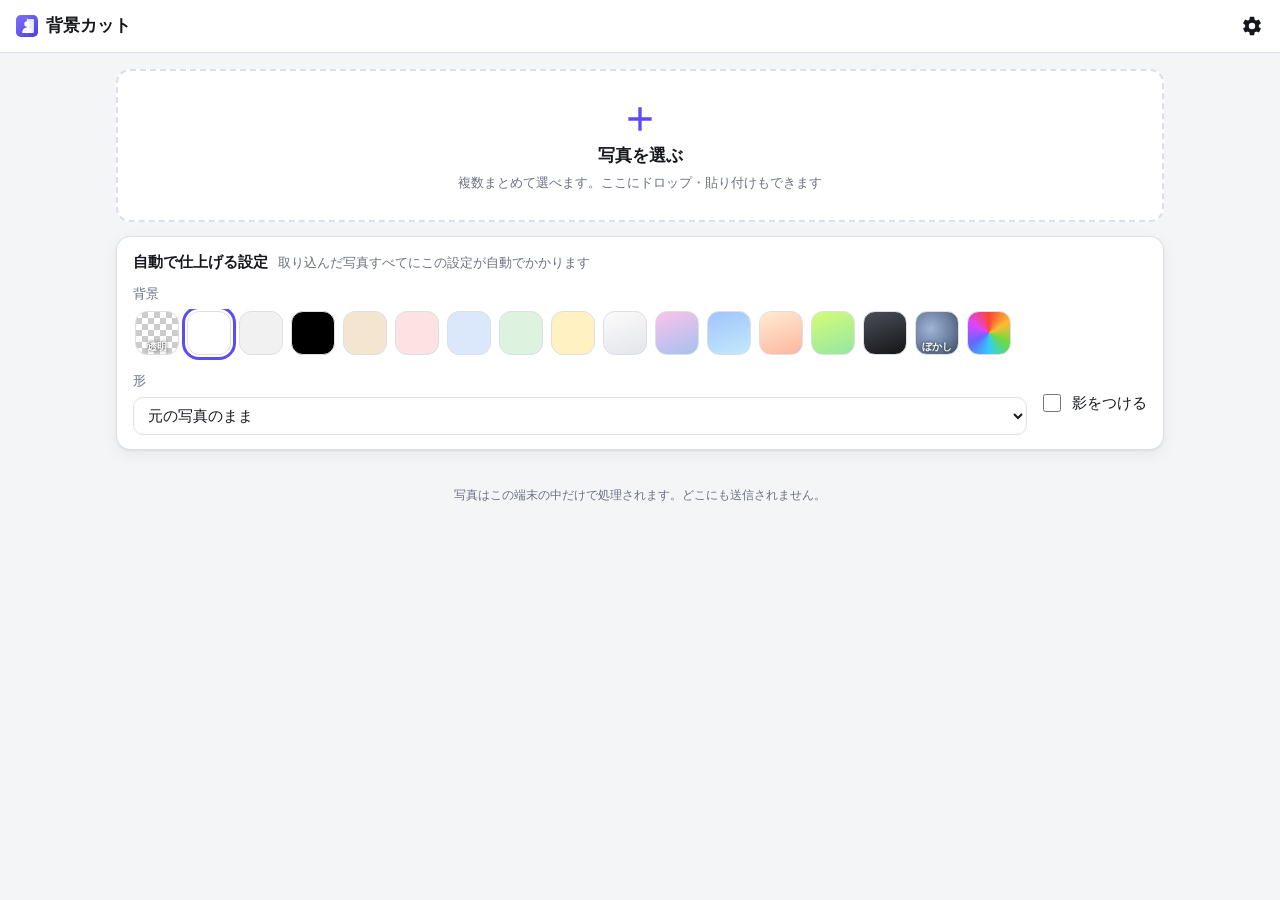
<file: bgcut/index.html>
<!doctype html>
<html lang="ja">
<head>
<meta charset="utf-8">
<meta name="viewport" content="width=device-width, initial-scale=1, viewport-fit=cover">
<title>背景カット</title>
<meta name="description" content="写真の背景を自動で消して、好きな背景に差し替えるアプリ。処理は端末内で完結します。">
<meta name="theme-color" content="#14161a">
<link rel="manifest" href="manifest.webmanifest">
<link rel="icon" href="icon.svg" type="image/svg+xml">
<link rel="apple-touch-icon" href="icon.svg">
<link rel="stylesheet" href="style.css">
</head>
<body>

<header class="topbar">
  <div class="bar" id="homeBar">
    <h1><img src="icon.svg" alt="" width="22" height="22"> 背景カット</h1>
    <span class="spacer"></span>
    <button class="icon-btn" id="btnSettings" title="設定" aria-label="設定">
      <svg viewBox="0 0 24 24"><path d="M12 15.5a3.5 3.5 0 1 1 0-7 3.5 3.5 0 0 1 0 7Zm7.43-2.53c.04-.32.07-.64.07-.97s-.03-.66-.07-1l2.11-1.63a.5.5 0 0 0 .12-.64l-2-3.46a.5.5 0 0 0-.61-.22l-2.49 1a7.3 7.3 0 0 0-1.69-.98l-.38-2.65A.49.49 0 0 0 14 2h-4a.49.49 0 0 0-.49.42l-.38 2.65c-.61.25-1.17.58-1.69.98l-2.49-1a.5.5 0 0 0-.61.22l-2 3.46a.49.49 0 0 0 .12.64L4.57 11c-.04.34-.07.67-.07 1s.03.65.07.97l-2.11 1.66a.49.49 0 0 0-.12.64l2 3.46c.12.22.39.3.61.22l2.49-1.01c.52.4 1.08.73 1.69.98l.38 2.65c.03.24.24.42.49.42h4c.25 0 .46-.18.49-.42l.38-2.65c.61-.25 1.17-.58 1.69-.98l2.49 1.01c.22.08.49 0 .61-.22l2-3.46a.5.5 0 0 0-.12-.64l-2.11-1.66Z"/></svg>
    </button>
  </div>
  <div class="bar" id="editBar" hidden>
    <button class="icon-btn" id="btnBack" title="一覧へ戻る" aria-label="一覧へ戻る">
      <svg viewBox="0 0 24 24"><path d="M15.4 7.4 14 6l-6 6 6 6 1.4-1.4L10.8 12z"/></svg>
    </button>
    <span class="edit-title" id="editTitle"></span>
    <span class="spacer"></span>
    <button class="icon-btn" id="btnUndo" title="元に戻す (Ctrl+Z)" aria-label="元に戻す">
      <svg viewBox="0 0 24 24"><path d="M12.5 8c-2.65 0-5.05 1-6.9 2.6L2 7v9h9l-3.62-3.62A7.95 7.95 0 0 1 20.1 16l2.37-.78A10.5 10.5 0 0 0 12.5 8Z"/></svg>
    </button>
    <button class="icon-btn" id="btnRedo" title="やり直す (Ctrl+Shift+Z)" aria-label="やり直す">
      <svg viewBox="0 0 24 24"><path d="M18.4 10.6A10.46 10.46 0 0 0 1.53 15.22L3.9 16a7.95 7.95 0 0 1 12.72-3.62L13 16h9V7l-3.6 3.6Z"/></svg>
    </button>
    <button class="icon-btn" id="btnCompare" title="押している間だけ元の写真を表示" aria-label="元の写真と比較">
      <svg viewBox="0 0 24 24"><path d="M10 3H5a2 2 0 0 0-2 2v14a2 2 0 0 0 2 2h5v2h2V1h-2v2Zm0 15H5l5-6v6Zm9-15h-5v2h5v13l-5-6v9h5a2 2 0 0 0 2-2V5a2 2 0 0 0-2-2Z"/></svg>
    </button>
    <button class="btn primary" id="btnExport">保存</button>
  </div>
</header>

<main>
  <!-- 一覧（取り込みと全自動処理） -->
  <section id="home" class="home">
    <label class="drop" id="drop">
      <input type="file" id="fileInput" accept="image/*" multiple hidden>
      <svg viewBox="0 0 24 24" aria-hidden="true"><path d="M19 13h-6v6h-2v-6H5v-2h6V5h2v6h6z"/></svg>
      <strong>写真を選ぶ</strong>
      <span>複数まとめて選べます。ここにドロップ・貼り付けもできます</span>
    </label>

    <div class="auto card">
      <div class="auto-head">
        <strong>自動で仕上げる設定</strong>
        <span class="muted">取り込んだ写真すべてにこの設定が自動でかかります</span>
      </div>
      <div class="field">
        <span class="label">背景</span>
        <div class="swatches" id="tplSwatches"></div>
      </div>
      <div class="field-row">
        <label class="field">
          <span class="label">形</span>
          <select id="tplAspect"></select>
        </label>
        <label class="toggle">
          <input type="checkbox" id="tplShadow">
          <span>影をつける</span>
        </label>
      </div>
    </div>

    <div class="model-status" id="modelStatus" hidden></div>

    <div class="grid-head" id="gridHead" hidden>
      <strong id="gridCount"></strong>
      <span class="spacer"></span>
      <button class="btn" id="btnExportAll">すべて保存 (ZIP)</button>
      <button class="btn ghost danger" id="btnClearAll">全部削除</button>
    </div>
    <div class="grid" id="grid"></div>
    <p class="privacy muted">写真はこの端末の中だけで処理されます。どこにも送信されません。</p>
  </section>

  <!-- 編集画面 -->
  <section id="editor" class="editor" hidden>
    <div class="stage" id="stage">
      <canvas id="view"></canvas>
      <div class="stage-hint" id="stageHint"></div>
      <div class="zoom-ctl">
        <button class="icon-btn small" id="btnFit" title="全体を表示" aria-label="全体を表示">
          <svg viewBox="0 0 24 24"><path d="M3 5v4h2V5h4V3H5a2 2 0 0 0-2 2Zm2 10H3v4a2 2 0 0 0 2 2h4v-2H5v-4Zm14 4h-4v2h4a2 2 0 0 0 2-2v-4h-2v4Zm0-16h-4v2h4v4h2V5a2 2 0 0 0-2-2Z"/></svg>
        </button>
      </div>
    </div>

    <div class="tools">
      <nav class="tabs" role="tablist">
        <button role="tab" data-tab="bg" class="active">背景</button>
        <button role="tab" data-tab="fix">切り抜き修整</button>
        <button role="tab" data-tab="edge">境界</button>
        <button role="tab" data-tab="layout">配置</button>
      </nav>

      <div class="panel" data-panel="bg">
        <div class="swatches" id="bgSwatches"></div>
        <label class="field" id="blurField" hidden>
          <span class="label">ぼかしの強さ</span>
          <input type="range" id="optBlur" min="6" max="80" value="24">
        </label>
        <div class="field-row">
          <label class="toggle"><input type="checkbox" id="optShadow"><span>影をつける</span></label>
          <span class="spacer"></span>
          <button class="btn ghost" id="btnApplyBgAll">この背景を全部に適用</button>
        </div>
      </div>

      <div class="panel" data-panel="fix" hidden>
        <div class="seg" role="radiogroup">
          <button data-mode="erase" class="active">
            <svg viewBox="0 0 24 24"><path d="m16.24 3.56 4.95 4.94a2 2 0 0 1 0 2.83L12 20.53A5 5 0 0 1 8.46 22H3v-2h3.59L2.81 16.2a2 2 0 0 1 0-2.82L13.4 3.56a2 2 0 0 1 2.83 0ZM4.22 14.8l5.66 5.66 3.53-3.54-5.65-5.65-3.54 3.53Z"/></svg>
            消す
          </button>
          <button data-mode="restore">
            <svg viewBox="0 0 24 24"><path d="M7 14a3 3 0 0 0-3 3c0 1.31-1.16 2-2 2 .92 1.22 2.49 2 4 2a4 4 0 0 0 4-4 3 3 0 0 0-3-3Zm13.71-9.37-1.34-1.34a1 1 0 0 0-1.41 0L9 12.25 11.75 15l8.96-8.96a1 1 0 0 0 0-1.41Z"/></svg>
            戻す
          </button>
          <button data-mode="pan">
            <svg viewBox="0 0 24 24"><path d="M10 9h4V6h3l-5-5-5 5h3v3Zm-1 1H6V7l-5 5 5 5v-3h3v-4Zm14 2-5-5v3h-3v4h3v3l5-5Zm-9 3h-4v3H7l5 5 5-5h-3v-3Z"/></svg>
            移動
          </button>
        </div>
        <label class="field">
          <span class="label">ブラシの大きさ <output id="brushSizeOut"></output></span>
          <input type="range" id="brushSize" min="6" max="160" value="40">
        </label>
        <label class="field">
          <span class="label">ブラシの硬さ <output id="brushHardOut"></output></span>
          <input type="range" id="brushHard" min="0" max="100" value="60">
        </label>
        <div class="field-row">
          <label class="toggle"><input type="checkbox" id="optGhost" checked><span>消えた部分を薄く表示</span></label>
          <span class="spacer"></span>
          <button class="btn ghost" id="btnResetMask">自動の結果に戻す</button>
        </div>
      </div>

      <div class="panel" data-panel="edge" hidden>
        <label class="field">
          <span class="label">境界を広げる / 狭める <output id="edgeShiftOut"></output></span>
          <input type="range" id="edgeShift" min="-12" max="12" value="0">
        </label>
        <label class="field">
          <span class="label">境界のぼかし <output id="edgeFeatherOut"></output></span>
          <input type="range" id="edgeFeather" min="0" max="20" value="0">
        </label>
        <p class="muted small">縁に元の背景が残るときは「狭める」、被写体が削れているときは「広げる」へ。</p>
      </div>

      <div class="panel" data-panel="layout" hidden>
        <div class="chips" id="aspectChips"></div>
        <label class="field">
          <span class="label">余白 <output id="marginOut"></output></span>
          <input type="range" id="optMargin" min="0" max="40" value="8">
        </label>
        <div class="field-row">
          <span class="muted small">写真をドラッグで移動、ピンチで拡大縮小</span>
          <span class="spacer"></span>
          <button class="btn ghost" id="btnRecenter">中央に配置し直す</button>
        </div>
      </div>
    </div>
  </section>
</main>

<input type="file" id="bgFileInput" accept="image/*" hidden>
<input type="file" id="modelFileInput" accept=".onnx" hidden>

<dialog id="exportDlg" class="sheet">
  <form method="dialog">
    <h2>保存</h2>
    <div class="seg" id="fmtSeg">
      <button type="button" data-fmt="png" class="active">PNG（透明を保持）</button>
      <button type="button" data-fmt="jpeg">JPEG（軽い）</button>
    </div>
    <p class="muted small" id="exportInfo"></p>
    <div class="actions">
      <button type="button" class="btn" id="btnShare" hidden>共有…</button>
      <button type="button" class="btn primary" id="btnDownload">端末に保存</button>
      <button class="btn ghost" value="cancel">閉じる</button>
    </div>
  </form>
</dialog>

<dialog id="settingsDlg" class="sheet">
  <form method="dialog">
    <h2>設定</h2>
    <label class="field">
      <span class="label">背景削除モデル</span>
      <select id="setModel"></select>
    </label>
    <div id="customModel" hidden>
      <label class="field"><span class="label">モデルの URL（.onnx）</span><input type="url" id="setModelUrl" placeholder="https://…/model.onnx"></label>
      <div class="field-row">
        <label class="field"><span class="label">入力サイズ</span><input type="number" id="setModelSize" min="64" max="2048" step="32" value="1024"></label>
        <label class="field"><span class="label">前処理</span>
          <select id="setModelNorm">
            <option value="rmbg">RMBG（平均0.5）</option>
            <option value="isnet">ISNet（ImageNet平均）</option>
            <option value="imagenet">U²-Net など（ImageNet）</option>
          </select>
        </label>
      </div>
    </div>
    <div id="fileModel" hidden>
      <div class="field-row">
        <span class="muted small" id="fileModelName">未選択</span>
        <span class="spacer"></span>
        <button type="button" class="btn" id="btnPickModel">.onnx を選ぶ</button>
      </div>
    </div>
    <label class="field">
      <span class="label">処理する解像度（長辺）</span>
      <select id="setMaxSide">
        <option value="1536">1536px（軽い）</option>
        <option value="2048">2048px（標準）</option>
        <option value="3072">3072px</option>
        <option value="4096">4096px（重い）</option>
      </select>
    </label>
    <label class="toggle"><input type="checkbox" id="setGuided"><span>髪の毛など細かい境界を精密化する</span></label>
    <p class="muted small" id="settingsInfo"></p>
    <div class="actions">
      <button type="button" class="btn ghost danger" id="btnClearCache">モデルのキャッシュを削除</button>
      <span class="spacer"></span>
      <button class="btn primary" value="ok">閉じる</button>
    </div>
  </form>
</dialog>

<div class="toast" id="toast" role="status" aria-live="polite"></div>

<script type="module" src="app.js"></script>
</body>
</html>
</file>
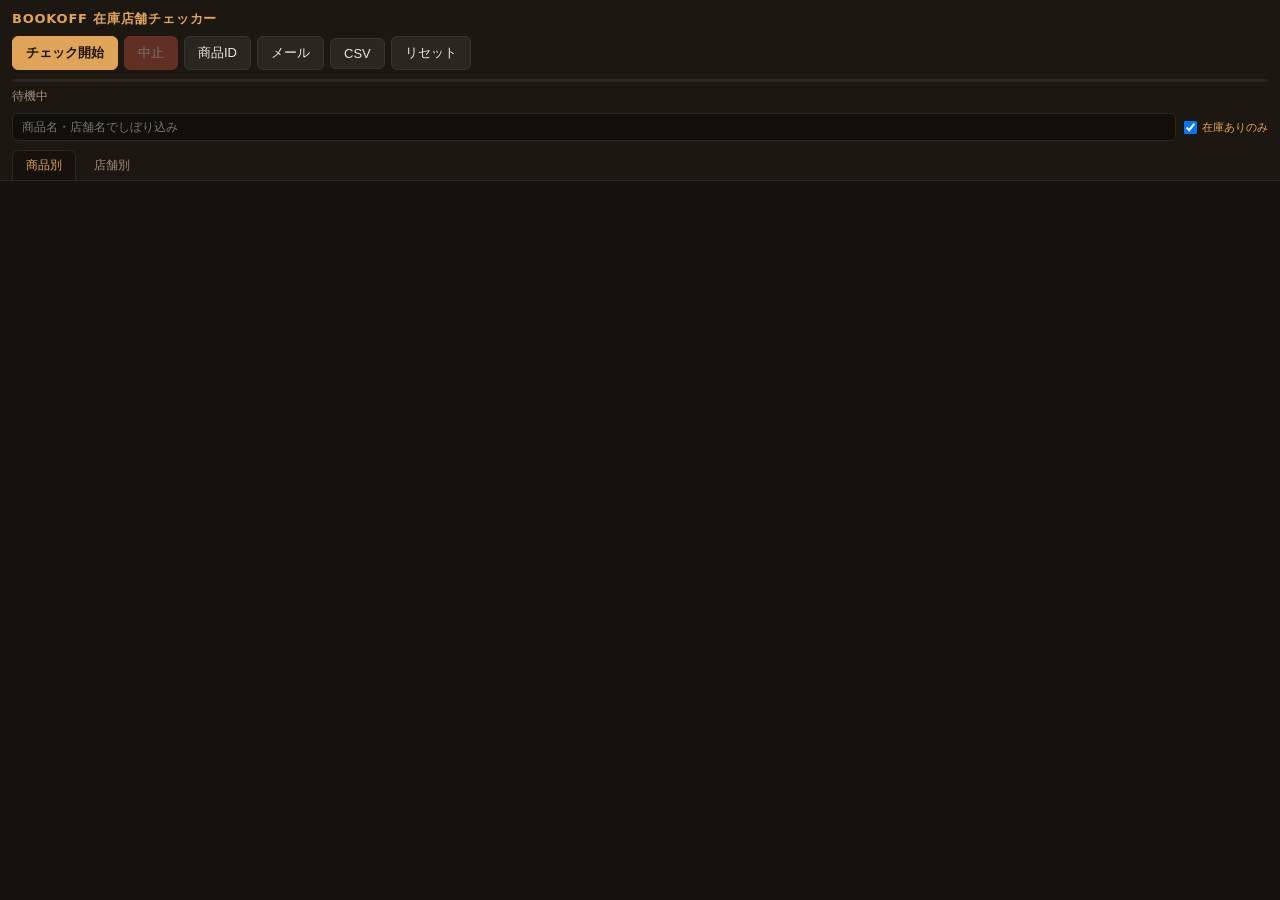
<file: android/app/src/main/assets/index.html>
<!doctype html><html lang="ja"><head>
<meta charset="utf-8"><meta name="viewport" content="width=device-width,initial-scale=1">
<title>BOOKOFF 在庫店舗チェッカー</title>
<style>
:root{--bg:#16110d;--panel:#1d1712;--line:#2a2620;--ink:#f0e6da;--dim:#a08d78;
--hit:#e0a458;--warn:#c8553d;--ok:#7f9c6d;--chip:#241d16}
*{box-sizing:border-box}
body{margin:0;background:var(--bg);color:var(--ink);font-size:14px;
font-family:"Yu Gothic UI","Meiryo",system-ui,sans-serif;
-webkit-text-size-adjust:100%}
.mono{font-variant-numeric:tabular-nums}
header{position:sticky;top:0;z-index:9;background:var(--panel);
border-bottom:1px solid var(--line);padding:10px 12px 0}
h1{font-size:13px;margin:0 0 8px;letter-spacing:.06em;font-weight:700;color:var(--hit)}
.row{display:flex;gap:6px;flex-wrap:wrap;align-items:center}
button{background:var(--line);color:var(--ink);border:1px solid #3a352c;
border-radius:6px;padding:7px 13px;font-size:13px;cursor:pointer}
button:hover{background:#3a352c}
button.go{background:var(--hit);color:#1b1309;border-color:var(--hit);font-weight:700}
button.stop{background:var(--warn);color:#fff;border-color:var(--warn)}
button:disabled{opacity:.4;cursor:default}
#bar{height:3px;background:var(--line);margin-top:9px;border-radius:2px;overflow:hidden}
#bar div{height:100%;width:0;background:var(--hit);transition:width .25s}
#bar.on div{animation:pulse 1.4s ease-in-out infinite}
@keyframes pulse{50%{opacity:.45}}
#stat{color:var(--dim);font-size:12px;margin-top:6px}
#sum{color:var(--dim);font-size:11px;margin-top:4px;line-height:1.6}
#sum b{color:var(--hit);font-weight:700}
#sum .sep{opacity:.4;margin:0 7px}
.filt{display:flex;gap:8px;align-items:center;margin-top:8px}
.qwrap{flex:1;position:relative;display:flex}
.qwrap input{padding:6px 26px 6px 9px;font-size:12px}
#qx{position:absolute;right:6px;top:50%;transform:translateY(-50%);cursor:pointer;
color:var(--dim);font-size:15px;line-height:1;padding:2px 4px}
.sw{display:flex;align-items:center;gap:5px;font-size:11px;color:var(--dim);
white-space:nowrap;margin:0;cursor:pointer;user-select:none}
.sw input{width:auto;margin:0}
.sw.on{color:var(--hit)}
.tabs{display:flex;gap:4px;margin-top:9px}
.tab{padding:6px 13px;border-radius:6px 6px 0 0;font-size:12px;cursor:pointer;
color:var(--dim);border:1px solid transparent;border-bottom:none}
.tab.on{background:var(--bg);color:var(--hit);border-color:var(--line)}
main{padding:10px 12px 40px}
a{color:var(--hit);text-decoration:none}
.card{background:var(--panel);border:1px solid var(--line);border-radius:10px;
padding:11px 12px;margin:0 0 8px}
.card.z{opacity:.5}
.card.new{border-color:#6b5330;background:#221a12}
.chead{display:flex;gap:10px;align-items:flex-start}
.ttl{flex:1;font-size:15px;font-weight:700;line-height:1.45;word-break:break-word}
.badge{flex:none;font-size:12px;font-weight:700;color:var(--hit);background:#2b2118;
border:1px solid #3a2c1d;border-radius:12px;padding:2px 10px;white-space:nowrap}
.badge.z{color:var(--dim);background:transparent;border-color:var(--line);font-weight:400}
.chips2{margin-top:8px;display:flex;flex-wrap:wrap;gap:5px}
.sc{font-size:12px;color:var(--hit);background:var(--chip);border:1px solid var(--line);
border-radius:13px;padding:3px 10px;line-height:1.55;word-break:break-word}
.sc.p{color:var(--ink);font-weight:700;font-size:13px;padding:4px 11px}
.err{color:var(--warn);font-size:11px;margin-top:6px}
.ttl.shop{font-size:13px;font-weight:600;color:var(--dim)}
.ttl.shop a{color:var(--dim)}
.pref{font-size:11px;color:var(--dim);font-weight:400;margin-left:7px}
.empty{color:var(--dim);font-size:13px;text-align:center;padding:44px 14px;line-height:1.9}
.empty .big{font-size:15px;color:var(--ink);display:block;margin-bottom:6px}
dialog{background:var(--panel);color:var(--ink);border:1px solid var(--line);
border-radius:10px;padding:16px;width:min(600px,94vw)}
dialog::backdrop{background:#000a}
textarea,input{width:100%;background:#120e0a;color:var(--ink);
border:1px solid var(--line);border-radius:6px;padding:8px;font-size:13px}
textarea{height:180px;font-family:Consolas,monospace}
label{display:block;color:var(--dim);font-size:11px;margin:9px 0 3px}
.chips{display:flex;flex-wrap:wrap;gap:4px;margin:8px 0;max-height:170px;overflow:auto}
.chip{border:1px solid var(--line);border-radius:12px;padding:3px 9px;font-size:11px;
cursor:pointer;color:var(--dim)}
.chip.on{background:var(--hit);color:#1b1309;border-color:var(--hit);font-weight:700}
.note{color:var(--dim);font-size:11px;line-height:1.7}
</style></head><body>
<header>
<h1>BOOKOFF 在庫店舗チェッカー</h1>
<div class="row">
<button class="go" id="bRun">チェック開始</button>
<button class="stop" id="bStop" disabled>中止</button>
<button id="bIds">商品ID</button>
<button id="bImport">取込</button>
<button id="bDiag">診断</button>
<button id="bMail">メール</button>
<button id="bCsv">CSV</button>
<button id="bReset">リセット</button>
</div>
<div id="bar"><div></div></div>
<div id="stat" class="mono">待機中</div>
<div id="sum" class="mono"></div>
<div class="filt">
<div class="qwrap"><input type="text" id="q" placeholder="商品名・店舗名でしぼり込み">
<span id="qx" hidden>×</span></div>
<label class="sw on" id="swHit"><input type="checkbox" id="onlyHit" checked>在庫ありのみ</label>
</div>
<div class="tabs"><div class="tab on" data-v="item">商品別</div>
<div class="tab" data-v="shop">店舗別</div></div>
</header>
<main><div id="view"></div></main>

<dialog id="dIds">
<div style="font-weight:600">商品ID（1行1件）</div>
<textarea id="idsBox"></textarea>
<div id="bmWrap">
<label>お気に入りから取り込む</label>
<div class="note">下の1行をブックマークとして登録し、ログイン済みのお気に入りページで
実行すると、そのページの商品IDが<b>追記</b>されます。ページを送りながら繰り返せます。</div>
<textarea id="bmBox" readonly style="height:70px;font-size:11px;margin-top:5px"></textarea>
</div>
<div class="row" style="justify-content:flex-end;margin-top:10px">
<button onclick="dIds.close()">閉じる</button><button class="go" id="idsSave">保存</button></div>
</dialog>

<dialog id="dMail">
<div style="font-weight:600">メール送信</div>
<label>都道府県で絞り込み（未選択＝全件）</label>
<div class="chips" id="prefs"></div>
<label>送信元 Gmail</label><input id="mFrom">
<label>アプリパスワード</label><input id="mPw" type="password">
<label>送信先</label><input id="mTo">
<div class="row" style="justify-content:flex-end;margin-top:12px">
<button onclick="dMail.close()">閉じる</button>
<button id="mPrev">プレビュー</button>
<button class="go" id="mSend">送信</button></div>
<div id="mMsg" class="note" style="margin-top:8px"></div>
</dialog>

<dialog id="dPrev" style="padding:0;width:min(680px,96vw)">
<iframe id="prevFrame" style="width:100%;height:66vh;border:0;background:#16110d"></iframe>
<div class="row" style="justify-content:flex-end;padding:8px 10px">
<button onclick="dPrev.close()">閉じる</button></div>
</dialog>

<script>

// 通信は Flask ではなく Kotlin 側の App ブリッジ（MainActivity.Bridge）を使う。
// @JavascriptInterface は同期呼び出しなので Promise に包んで形を揃える。
const BOOKMARKLET='';   // アプリでは「取込」画面を使うので不要
const T={
  state:async()=>JSON.parse(App.getState()),
  ids:async()=>JSON.parse(App.getIds()),
  saveIds:async l=>JSON.parse(App.saveIds(JSON.stringify(l))),
  reset:async()=>App.reset(),
  cancel:async()=>App.cancel(),
  prefectures:async()=>JSON.parse(App.getPrefectures()),
  mailConfig:async()=>JSON.parse(App.getMailConfig()),
  saveMailConfig:async o=>App.saveMailConfig(JSON.stringify(o)),
  mailPreview:async p=>App.mailPreview(JSON.stringify(p)),
  sendMail:async p=>App.sendMail(JSON.stringify(p)),   // 結果は __native('mail') で届く
  csv:()=>App.exportCsv(),
  openImport:()=>App.openImport(),
  openDiagnose:()=>App.openDiagnose(),
  start:async()=>App.start()
};
// Kotlin (Checker) からのイベント受け口
window.__native=(kind,data)=>__event(kind,data);


const $=s=>document.querySelector(s);
const esc=s=>String(s==null?'':s).replace(/[&<>"']/g,
  c=>({'&':'&amp;','<':'&lt;','>':'&gt;','"':'&quot;',"'":'&#39;'}[c]));
const PROD='https://shopping.bookoff.co.jp/used/';
const IN_APP=!!window.App;
// アプリ内では新規タブが開けないので同一画面で遷移させ、Kotlin 側が外部ブラウザに渡す
const LT=IN_APP?'':' target="_blank" rel="noopener"';
const PREFS=['北海道','青森','岩手','宮城','秋田','山形','福島','茨城','栃木','群馬',
'埼玉','千葉','東京','神奈川','新潟','富山','石川','福井','山梨','長野','岐阜','静岡',
'愛知','三重','滋賀','京都','大阪','兵庫','奈良','和歌山','鳥取','島根','岡山','広島',
'山口','徳島','香川','愛媛','高知','福岡','佐賀','長崎','熊本','大分','宮崎','鹿児島','沖縄'];

let ITEMS={},VIEW='item',ONLY_HIT=true,Q='',RUNNING=false;
const NEW={};                 // pid -> 届いた時刻。少しの間カードを光らせる
const NEW_MS=1500;
let RENDER_REQ=false,NEW_TIMER=null;
const raf=cb=>(typeof requestAnimationFrame==='function'
  ?requestAnimationFrame(cb):setTimeout(cb,16));

// 並列で回すと行がまとめて届く。1件ごとに全カードを作り直すと重いので
// 同じフレームぶんは 1 回にまとめる。
function scheduleRender(){
  if(RENDER_REQ) return;
  RENDER_REQ=true;
  raf(()=>{RENDER_REQ=false;render();});
}
const isNew=pid=>Date.now()-(NEW[pid]||0)<NEW_MS;
let DONE=0,TOTAL=0,WORKERS=0;
let T0=0,D0=0,TICK=null;      // 速度と残り時間の計算用

/* ── 整形 ───────────────────────────────── */
const nrm=s=>String(s||'').toLowerCase();

// 店舗名の頭の「BOOKOFF」は全店に付くので削って地名を見やすくする
function shortShop(n){
  return String(n||'').replace(/^(BOOK\s*[・･]?\s*OFF|ブックオフ)\s*/i,'').trim()||n;
}
function prefOf(n){
  for(const p of PREFS) if(String(n||'').includes(p)) return p;
  return '';
}
function dur(sec){
  sec=Math.round(sec);
  if(sec<60) return sec+'秒';
  const m=Math.floor(sec/60);
  if(m<60) return m+'分'+(sec%60?(sec%60)+'秒':'');
  return Math.floor(m/60)+'時間'+(m%60?(m%60)+'分':'');
}
const pct=(d,t)=>t>0?(d/t*100)+'%':'0%';

/* ── 絞り込み ────────────────────────────── */
function passes(r){
  if(ONLY_HIT&&!r.count) return false;
  if(Q){
    const q=nrm(Q);
    if(!nrm(r.name).includes(q)&&!r.shops.some(s=>nrm(s.name).includes(q))) return false;
  }
  return true;
}
// 絞り込み語に一致した店舗だけを返す。商品名の側で一致した場合は全店舗。
// これをしないと「東京」で絞っても同じ商品の大阪店まで並んでしまう。
function matched(r){
  if(!Q) return r.shops;
  const q=nrm(Q);
  const hit=r.shops.filter(s=>nrm(s.name).includes(q));
  return hit.length?hit:r.shops;
}
function visible(){return Object.values(ITEMS).filter(passes);}

/* ── 集計行 ─────────────────────────────── */
function summary(){
  const all=Object.values(ITEMS);
  if(!all.length&&!TOTAL){$('#sum').textContent='';return;}
  const hits=all.filter(r=>r.count>0).length;
  const shops=new Set();
  all.forEach(r=>r.shops.forEach(s=>shops.add(s.name)));
  const sep='<span class="sep">/</span>';
  let h=`確認 <b>${DONE}</b>${TOTAL?' / '+TOTAL:''}${sep}`
       +`在庫あり <b>${hits}</b>${sep}店舗 <b>${shops.size}</b>`;
  if(Q) h+=`${sep}「${esc(Q)}」で <b>${visible().length}</b> 件表示`;
  if(RUNNING){
    const el=(Date.now()-T0)/1000, n=DONE-D0;
    if(T0&&el>3&&n>0){
      h+=`${sep}${Math.round(n/el*60)}件/分`;
      const left=(TOTAL-DONE)/(n/el);
      if(isFinite(left)&&left>0) h+=`${sep}残り約${dur(left)}`;
    }
    if(WORKERS) h+=`${sep}並列 ${WORKERS}`;
  }
  $('#sum').innerHTML=h;
}

/* ── 一覧 ───────────────────────────────── */
function emptyBox(){
  const total=Object.keys(ITEMS).length;
  if(!total) return `<div class="empty"><span class="big">まだ結果がありません</span>
    「商品ID」でIDを登録して「チェック開始」を押してください</div>`;
  if(Q) return `<div class="empty"><span class="big">「${esc(Q)}」に一致する結果はありません</span>
    しぼり込みを消すと ${total} 件すべて表示します</div>`;
  if(ONLY_HIT) return `<div class="empty"><span class="big">在庫のある商品はまだありません</span>
    「在庫ありのみ」を外すと ${total} 件すべて表示します</div>`;
  return `<div class="empty">表示できる結果がありません</div>`;
}

function cardItem(r){
  const shops=matched(r);
  const chips=shops.map(s=>
    `<a class="sc" href="${esc(s.url)}"${LT} title="${esc(s.name)}">${esc(shortShop(s.name))}</a>`
  ).join('');
  // 絞り込みで店舗を減らしたときは「2/5店」と出して隠れている数を示す
  const label=!r.count?'なし'
    :(shops.length<r.count?`${shops.length}/${r.count}店`:`${r.count}店`);
  return `<div class="card${r.count?'':' z'}${isNew(r.pid)?' new':''}">
    <div class="chead">
      <div class="ttl"><a href="${PROD}${esc(r.pid)}"${LT}>${esc(r.name)}</a></div>
      <div class="badge${r.count?'':' z'}">${label}</div>
    </div>
    ${chips?`<div class="chips2">${chips}</div>`:''}
    ${r.error?`<div class="err">${esc(r.error)}</div>`:''}
  </div>`;
}

function cardShop(name,g){
  const p=prefOf(name);
  const chips=g.items.map(r=>
    `<a class="sc p" href="${PROD}${esc(r.pid)}"${LT}>${esc(r.name)}</a>`).join('');
  return `<div class="card">
    <div class="chead">
      <div class="ttl shop"><a href="${esc(g.url)}"${LT}>${esc(shortShop(name))}</a>
        ${p?`<span class="pref">${esc(p)}</span>`:''}</div>
      <div class="badge">${g.items.length}点</div>
    </div>
    <div class="chips2">${chips}</div>
  </div>`;
}

function render(){
  const list=visible();
  let html;
  if(!list.length){
    html=emptyBox();
  }else if(VIEW==='item'){
    list.sort((a,b)=>b.count-a.count||String(a.pid).localeCompare(String(b.pid)));
    html=list.map(cardItem).join('');
  }else{
    const by={};
    list.forEach(r=>matched(r).forEach(s=>{
      (by[s.name]=by[s.name]||{url:s.url,items:[]}).items.push(r);}));
    const keys=Object.keys(by).sort((a,b)=>
      by[b].items.length-by[a].items.length||a.localeCompare(b,'ja'));
    html=keys.length?keys.map(k=>cardShop(k,by[k])).join('')
                    :`<div class="empty">在庫のある店舗はまだありません</div>`;
  }
  const y=(typeof window!=='undefined'&&window.scrollY)||0;
  $('#view').innerHTML=html;
  if(y&&window.scrollY!==y) window.scrollTo(0,y);
  summary();
}

/* ── 実行状態 ────────────────────────────── */
function setRunning(on){
  RUNNING=on;
  $('#bRun').disabled=on; $('#bStop').disabled=!on;
  $('#bar').classList.toggle('on',on);
  if(on){
    if(!TICK) TICK=setInterval(summary,2000);   // 行が来ない間も残り時間を更新する
  }else{
    clearInterval(TICK); TICK=null;
  }
}
function markStart(){T0=Date.now();D0=DONE;}

const cut=(s,n)=>{s=String(s||'');return s.length>n?s.slice(0,n)+'…':s;};

function applyRow(d){
  ITEMS[d.pid]={pid:d.pid,name:d.name,count:d.count,shops:d.shops,error:d.error};
  if(d.count) NEW[d.pid]=Date.now();      // 在庫ありのカードだけ光らせる
  DONE=d.done; TOTAL=d.total; WORKERS=d.workers;
  $('#bar div').style.width=pct(DONE,TOTAL);
  // 「在庫ありのみ」だと在庫なしが続く間カードが増えないので、
  // 直前に確認した商品名を出して動いていることを見せる
  $('#stat').textContent=`${DONE} / ${TOTAL}　${cut(d.name,26)}`;
  scheduleRender();
  // ハイライトを消すための再描画を予約する
  if(NEW_TIMER) clearTimeout(NEW_TIMER);
  NEW_TIMER=setTimeout(()=>{NEW_TIMER=null;render();},NEW_MS+100);
}

// トランスポート（Web は SSE、アプリは Kotlin）から呼ばれる共通の受け口
function __event(kind,d){
  if(kind==='row')        applyRow(d);
  else if(kind==='status')$('#stat').textContent=d.msg;
  else if(kind==='end'){
    setRunning(false);
    DONE=d.done; TOTAL=d.total;
    $('#stat').textContent=d.cancelled?`中止しました（${d.done}件）`:`完了`;
    render();
  }
  else if(kind==='mail')  $('#mMsg').textContent=d.msg;
}

async function sync(){
  const d=await T.state();
  ITEMS={}; d.items.forEach(i=>ITEMS[i.pid]=i);
  DONE=d.done; TOTAL=d.total; WORKERS=d.workers;
  $('#bar div').style.width=pct(DONE,TOTAL);
  setRunning(d.running);
  if(d.running){ if(!T0) markStart(); $('#stat').textContent=`${DONE} / ${TOTAL} 件を確認`; }
  else if(TOTAL)                      $('#stat').textContent='完了';
  render();
  return d;
}

/* ── 操作 ───────────────────────────────── */
document.querySelectorAll('.tab').forEach(t=>t.onclick=()=>{
  document.querySelectorAll('.tab').forEach(x=>x.classList.remove('on'));
  t.classList.add('on'); VIEW=t.dataset.v; render();});

$('#onlyHit').onchange=e=>{
  ONLY_HIT=e.target.checked;
  $('#swHit').classList.toggle('on',ONLY_HIT);
  render();};
$('#q').oninput=e=>{Q=e.target.value.trim();$('#qx').hidden=!Q;render();};
$('#qx').onclick=()=>{$('#q').value='';Q='';$('#qx').hidden=true;render();};

$('#bRun').onclick=async()=>{
  setRunning(true); markStart();
  $('#stat').textContent='開始しています...';
  await T.start();};
$('#bStop').onclick=async()=>{
  $('#bStop').disabled=true;
  $('#stat').textContent='中止しています...';
  await T.cancel();};
$('#bCsv').onclick=()=>T.csv();
$('#bReset').onclick=async()=>{
  if(!await T.reset()){$('#stat').textContent='実行中はリセットできません';return;}
  ITEMS={};DONE=0;TOTAL=0;T0=0;
  $('#bar div').style.width='0%';$('#stat').textContent='リセットしました';
  render();};

$('#bIds').onclick=async()=>{
  $('#idsBox').value=(await T.ids()).join('\n');
  if(!IN_APP) $('#bmBox').value=BOOKMARKLET;
  dIds.showModal();};
$('#idsSave').onclick=async()=>{
  const ids=$('#idsBox').value.split('\n').map(s=>s.trim()).filter(Boolean);
  const r=await T.saveIds(ids);
  dIds.close();$('#stat').textContent=r.length+'件を保存しました';};

$('#bMail').onclick=async()=>{
  const p=await T.prefectures();
  const src=p.found.length?p.found:p.all;
  $('#prefs').innerHTML=src.map(x=>`<span class="chip" data-p="${esc(x)}">${esc(x)}</span>`).join('');
  $('#prefs').querySelectorAll('.chip').forEach(c=>c.onclick=()=>c.classList.toggle('on'));
  const c=await T.mailConfig();
  $('#mFrom').value=c.from||'';$('#mTo').value=c.to||'';$('#mPw').value=c.password||'';
  $('#mMsg').textContent='';
  dMail.showModal();};
const picked=()=>[...$('#prefs').querySelectorAll('.chip.on')].map(c=>c.dataset.p);
async function saveMail(){await T.saveMailConfig(
  {from:$('#mFrom').value,password:$('#mPw').value,to:$('#mTo').value});}
$('#mPrev').onclick=async()=>{await saveMail();
  $('#prevFrame').srcdoc=await T.mailPreview(picked()); dPrev.showModal();};
$('#mSend').onclick=async()=>{await saveMail();$('#mMsg').textContent='送信中...';
  try{ await T.sendMail(picked()); }
  catch(e){ $('#mMsg').textContent='送信に失敗しました: '+e; }};

// 取込はアプリ限定。Web 版はブックマークレットを使う
if(IN_APP){
  $('#bmWrap').style.display='none';
  $('#bImport').onclick=()=>T.openImport();
  $('#bDiag').onclick=()=>T.openDiagnose();
}else{
  // Web 版は取込がブックマークレット、診断が /debug/<商品ID> なので隠す
  $('#bImport').style.display='none';
  $('#bDiag').style.display='none';
}

document.addEventListener('visibilitychange',()=>{if(!document.hidden)sync();});
sync();

</script></body></html>
</file>
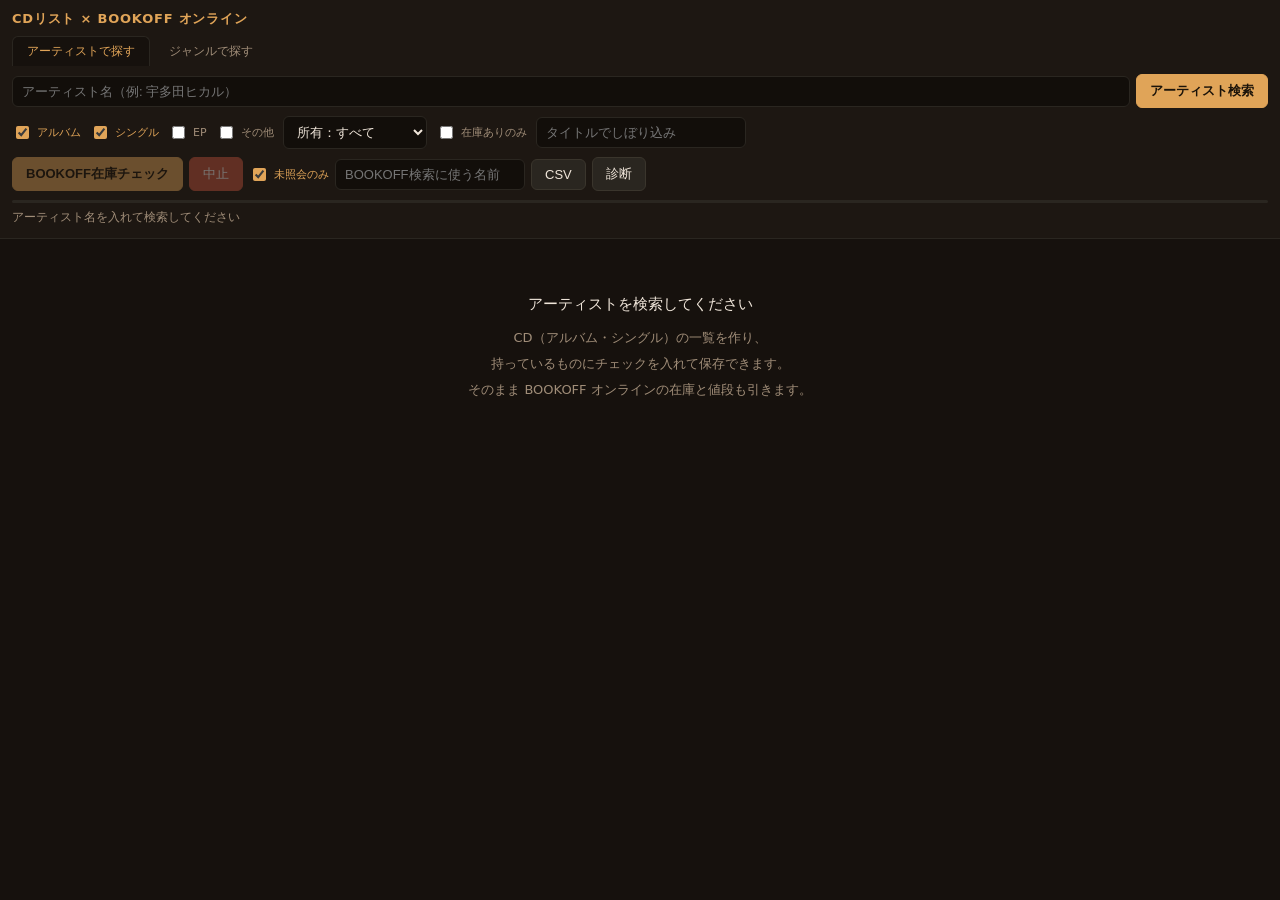
<file: android/cdlist/src/main/assets/index.html>
<!doctype html><html lang="ja"><head>
<meta charset="utf-8"><meta name="viewport" content="width=device-width,initial-scale=1">
<title>アーティストCDリスト × BOOKOFF</title>
<style>
:root{--bg:#16110d;--panel:#1d1712;--line:#2a2620;--ink:#f0e6da;--dim:#a08d78;
--hit:#e0a458;--warn:#c8553d;--ok:#7f9c6d;--chip:#241d16}
*{box-sizing:border-box}
body{margin:0;background:var(--bg);color:var(--ink);font-size:14px;
font-family:"Yu Gothic UI","Meiryo",system-ui,sans-serif;
-webkit-text-size-adjust:100%}
.mono{font-variant-numeric:tabular-nums}
header{position:sticky;top:0;z-index:9;background:var(--panel);
border-bottom:1px solid var(--line);padding:10px 12px 8px}
h1{font-size:13px;margin:0 0 8px;letter-spacing:.06em;font-weight:700;color:var(--hit)}
.row{display:flex;gap:6px;flex-wrap:wrap;align-items:center}
button{background:var(--line);color:var(--ink);border:1px solid #3a352c;
border-radius:6px;padding:7px 13px;font-size:13px;cursor:pointer;white-space:nowrap}
button:hover{background:#3a352c}
button.go{background:var(--hit);color:#1b1309;border-color:var(--hit);font-weight:700}
button.stop{background:var(--warn);color:#fff;border-color:var(--warn)}
button:disabled{opacity:.4;cursor:default}
input,select{background:#120e0a;color:var(--ink);border:1px solid var(--line);
border-radius:6px;padding:7px 9px;font-size:13px}
input[type=text]{flex:1;min-width:150px}
input[type=checkbox]{width:auto;accent-color:var(--hit)}
#bar{height:3px;background:var(--line);margin-top:9px;border-radius:2px;overflow:hidden}
#bar div{height:100%;width:0;background:var(--hit);transition:width .25s}
#bar.on div{animation:pulse 1.4s ease-in-out infinite}
@keyframes pulse{50%{opacity:.45}}
#stat{color:var(--dim);font-size:12px;margin-top:6px}
#sum{color:var(--dim);font-size:11px;margin-top:4px;line-height:1.7}
#sum b{color:var(--hit);font-weight:700}
#sum .sep{opacity:.4;margin:0 7px}
.sw{display:flex;align-items:center;gap:5px;font-size:11px;color:var(--dim);
white-space:nowrap;margin:0;cursor:pointer;user-select:none}
.sw.on{color:var(--hit)}
.filt{display:flex;gap:9px;align-items:center;flex-wrap:wrap;margin-top:8px}
.tabs{display:flex;gap:4px;margin:0 0 8px}
.tab{padding:6px 14px;border-radius:6px 6px 0 0;font-size:12px;cursor:pointer;
color:var(--dim);border:1px solid transparent;border-bottom:none;user-select:none}
.tab.on{background:var(--bg);color:var(--hit);border-color:var(--line)}
#cands,#gcands{display:flex;flex-wrap:wrap;gap:5px;margin-top:8px}
#cands:empty,#gcands:empty{display:none}
#crumb{margin-top:7px;font-size:11px;color:var(--dim);line-height:1.7}
#crumb b{color:var(--hit);font-weight:700}
#crumb .sep{opacity:.4;margin:0 5px}
td.sh{font-size:12px;line-height:1.6;min-width:150px;word-break:break-word}
td.sh .hit{color:var(--ok);font-weight:700}
.chip{border:1px solid var(--line);border-radius:13px;padding:4px 11px;font-size:12px;
cursor:pointer;color:var(--dim);background:var(--chip);line-height:1.5}
.chip:hover{border-color:var(--hit);color:var(--ink)}
.chip.on{background:var(--hit);color:#1b1309;border-color:var(--hit);font-weight:700}
.chip .s{opacity:.7;font-size:11px;margin-left:6px}
.chip.on .s{opacity:.85}
main{padding:0 12px 40px}
a{color:var(--hit);text-decoration:none}
a:hover{text-decoration:underline}
.tw{overflow-x:auto;border:1px solid var(--line);border-radius:10px;
background:var(--panel);margin-top:10px}
table{border-collapse:collapse;width:100%;font-size:13px}
th,td{padding:7px 9px;border-bottom:1px solid var(--line);text-align:left;
vertical-align:top}
th{position:sticky;top:0;background:#241d16;color:var(--dim);font-size:11px;
font-weight:600;white-space:nowrap;cursor:pointer;z-index:2}
th:hover{color:var(--hit)}
th .ar{color:var(--hit);margin-left:3px}
tbody tr:hover{background:#221b14}
tbody tr.own{background:#1b1a12}
tbody tr.own:hover{background:#232113}
td.c{text-align:center;width:44px}
td.ti{font-weight:600;line-height:1.5;min-width:190px;word-break:break-word}
td.ti .sub{display:inline-block;margin-left:7px;font-size:10px;font-weight:400;
color:var(--dim);border:1px solid var(--line);border-radius:9px;padding:1px 7px}
td.kd{white-space:nowrap;font-size:11px;color:var(--dim)}
td.kd .b{display:inline-block;border-radius:9px;padding:2px 8px;
border:1px solid var(--line);background:var(--chip)}
td.kd .b.album{color:var(--hit);border-color:#4a3a24}
td.kd .b.single{color:#8fb0c8;border-color:#2e3d49}
td.dt{white-space:nowrap;color:var(--dim);font-size:12px}
td.st{white-space:nowrap;font-weight:700;font-size:12px}
td.st.ok{color:var(--ok)}
td.st.no{color:var(--warn)}
td.st.dim{color:var(--dim);font-weight:400}
td.pr{white-space:nowrap;text-align:right;font-weight:700}
td.bo{color:var(--dim);font-size:12px;line-height:1.5;min-width:170px;
word-break:break-word}
td.bo .nw{color:#8fb0c8;font-size:10px;border:1px solid #2e3d49;border-radius:8px;
padding:1px 6px;margin-left:5px}
.empty{color:var(--dim);font-size:13px;text-align:center;padding:50px 14px;line-height:2}
.empty .big{font-size:15px;color:var(--ink);display:block;margin-bottom:6px}
@media(max-width:600px){
 th,td{padding:6px 7px;font-size:12px}
 .h-date,td.dt{display:none}        /* 幅が足りない。発売日は伏せる */
 td.ti{min-width:120px}
 /* 商品名が長いと行が間延びするので1行に収める（続きは横スクロールで） */
 td.bo{min-width:110px;max-width:170px;white-space:nowrap;overflow:hidden;
   text-overflow:ellipsis}
 td.kd{font-size:10px}
}
.saved{position:fixed;right:14px;bottom:14px;background:var(--panel);color:var(--hit);
border:1px solid var(--hit);border-radius:8px;padding:8px 14px;font-size:12px;
opacity:0;transition:opacity .2s;pointer-events:none;z-index:20}
.saved.on{opacity:1}
</style></head><body>
<header>
<h1>CDリスト × BOOKOFF オンライン</h1>
<div class="tabs">
<div class="tab on" data-t="artist">アーティストで探す</div>
<div class="tab" data-t="genre">ジャンルで探す</div>
</div>
<div id="panArtist">
<div class="row">
<input type="text" id="artist" placeholder="アーティスト名（例: 宇多田ヒカル）">
<button class="go" id="bFind">アーティスト検索</button>
</div>
<div id="cands"></div>
<div class="filt">
<label class="sw on" id="swAl"><input type="checkbox" id="fAlbum" checked>アルバム</label>
<label class="sw on" id="swSg"><input type="checkbox" id="fSingle" checked>シングル</label>
<label class="sw" id="swEp"><input type="checkbox" id="fEp">EP</label>
<label class="sw" id="swOt"><input type="checkbox" id="fOther">その他</label>
<select id="fOwn">
<option value="all">所有：すべて</option>
<option value="yes">持っているもの</option>
<option value="no">持っていないもの</option>
</select>
<label class="sw" id="swSt"><input type="checkbox" id="fStock">在庫ありのみ</label>
<input type="text" id="q" placeholder="タイトルでしぼり込み" style="max-width:210px">
</div>
<div class="row" style="margin-top:8px">
<button class="go" id="bRun" disabled>BOOKOFF在庫チェック</button>
<button class="stop" id="bStop" disabled>中止</button>
<label class="sw on" id="swNew"><input type="checkbox" id="fresh" checked>未照会のみ</label>
<input type="text" id="bkName" style="max-width:190px;flex:0 1 190px"
 placeholder="BOOKOFF検索に使う名前"
 title="BOOKOFF は日本語表記で探すほうがよく当たります。ここを直せば検索語も変わります。">
<button id="bCsv">CSV</button>
<button id="bDiag">診断</button>
</div>
</div>

<div id="panGenre" hidden>
<div class="row">
<button id="gTop">BOOKOFF のトップから</button>
<button id="gBack" disabled>ひとつ戻る</button>
<input type="text" id="gUrl" placeholder="BOOKOFF のページの URL を直接貼ってもよい">
<button id="gGo">開く</button>
</div>
<div id="crumb"></div>
<div id="gcands"></div>
<div class="row" style="margin-top:8px">
<input type="text" id="gStore" style="max-width:200px"
 placeholder="店舗名の一部（例: 町田）"
 title="空のままだと在庫のある店をすべて出します。">
<button class="go" id="gRun" disabled>この店にあるか調べる</button>
<button class="stop" id="gStop" disabled>中止</button>
<button id="gNext" disabled>次のページ</button>
<label class="sw" id="swGHit"><input type="checkbox" id="gOnly">見つかった分だけ</label>
<button id="gCsv">CSV</button>
</div>
</div>
<div id="bar"><div></div></div>
<div id="stat" class="mono">アーティスト名を入れて検索してください</div>
<div id="sum" class="mono"></div>
</header>
<main><div id="view"></div></main>
<div class="saved" id="saved">保存しました</div>

<script>

// 通信は Flask ではなく Kotlin 側の App ブリッジ（MainActivity.Bridge）を使う。
// @JavascriptInterface は同期呼び出しなので、通信を伴うものをそのまま待つと
// 画面が固まる。id を振って投げ、返事は window.__native('reply') で受ける。
let RQ=0; const PEND={};
const ask=(fn,arg)=>new Promise(r=>{ const id=++RQ; PEND[id]=r; App[fn](id,arg); });
const T={
  artists:q=>ask('artists',q),
  disco:m=>ask('disco',m),
  explore:u=>ask('explore',u),
  setOwned:async(id,owned,meta)=>JSON.parse(App.setOwned(id,owned,JSON.stringify(meta))),
  plan:async o=>JSON.parse(App.plan(JSON.stringify(o))),
  start:()=>App.start(),
  stopStream(){},          // アプリでは張りっぱなしの接続が無い
  cancel:async()=>App.cancel(),
  diag:kw=>App.diag(kw),
  csv:(text,name)=>App.csv(text,name)
};
// Kotlin (Checker) からのイベント受け口
window.__native=(kind,data)=>{
  if(kind==='reply'){
    const f=PEND[data.rid]; delete PEND[data.rid]; if(f) f(data.body); return;
  }
  __event(kind,data);
};


const $=s=>document.querySelector(s);
const esc=s=>String(s==null?'':s).replace(/[&<>"']/g,
  c=>({'&':'&amp;','<':'&lt;','>':'&gt;','"':'&quot;',"'":'&#39;'}[c]));
const IN_APP=!!window.App;
// アプリ内では新規タブが開けないので同一画面で遷移させ、Kotlin 側が外部ブラウザに渡す
const LT=IN_APP?'':' target="_blank" rel="noopener"';
const KIND={album:'アルバム',single:'シングル',ep:'EP',other:'その他'};
const KORD={album:0,single:1,ep:2,other:3};
const SORD={stock:0,sold:1,none:2,error:3};

let ART=null;          // 選んだアーティスト {id,name}
let ROWS=[];           // 作品一覧
let ST={};             // rgid -> 在庫チェック結果
let RUNNING=false, TIMER=null, RUNMODE='cd';
let TAB='artist';
let GROWS=[], GST={}, GLINKS=[], CRUMB=[], GNEXT=null;   // ジャンルで探す側
let SORT={k:'date',d:-1};

const yen=n=>n==null?'':'¥'+Number(n).toLocaleString('ja-JP');

function toast(msg){
  const el=$('#saved'); el.textContent=msg; el.classList.add('on');
  clearTimeout(el._t); el._t=setTimeout(()=>el.classList.remove('on'),1200);
}
function setStat(s){ $('#stat').textContent=s; }

/* ── しぼり込み ───────────────────────────── */
function filters(){
  return {album:$('#fAlbum').checked,single:$('#fSingle').checked,
          ep:$('#fEp').checked,other:$('#fOther').checked,
          own:$('#fOwn').value,stock:$('#fStock').checked,
          q:$('#q').value.trim().toLowerCase()};
}
function visible(){
  const f=filters();
  let a=ROWS.filter(r=>{
    if(!f[r.kind]) return false;
    if(f.own==='yes'&&!r.owned) return false;
    if(f.own==='no'&&r.owned) return false;
    if(f.stock&&(ST[r.id]||{}).state!=='stock') return false;
    if(f.q&&!(r.title+' '+(r.sub||'')).toLowerCase().includes(f.q)) return false;
    return true;
  });
  const k=SORT.k,d=SORT.d;
  a.sort((x,y)=>{
    let c=0;
    if(k==='kind') c=KORD[x.kind]-KORD[y.kind];
    else if(k==='title') c=x.title.localeCompare(y.title,'ja');
    else if(k==='date') c=(x.date||'').localeCompare(y.date||'');
    else if(k==='stock') c=(SORD[(ST[x.id]||{}).state]??9)-(SORD[(ST[y.id]||{}).state]??9);
    else if(k==='price') c=((ST[x.id]||{}).price??Infinity)-((ST[y.id]||{}).price??Infinity);
    else if(k==='own') c=(x.owned?0:1)-(y.owned?0:1);
    if(c===0) c=(x.date||'').localeCompare(y.date||'');
    return c*d;
  });
  return a;
}

/* ── 表 ──────────────────────────────────── */
function stockCell(r){
  const s=ST[r.id];
  if(!s) return ['dim','—'];
  if(s.state==='stock') return ['ok','○ 在庫あり'];
  if(s.state==='sold') return ['no','× 品切れ'];
  if(s.state==='error') return ['no','! '+esc(s.note||'エラー')];
  if(s.state==='checking') return ['dim','照会中…'];
  return ['dim','− 該当なし'];
}
function boCell(r){
  const s=ST[r.id]; if(!s) return '';
  if(s.url) return '<a href="'+esc(s.url)+'"'+LT+'>'+
    esc(s.name||'商品ページ')+'</a>'+(s.new?'<span class="nw">新品</span>':'')+
    (s.hits>1?'<span class="nw" style="color:var(--dim);border-color:var(--line)">他'+
      (s.hits-1)+'件</span>':'');
  if(s.search) return '<a href="'+esc(s.search)+'"'+LT+'>検索結果を見る</a>';
  return '';
}
function rowHtml(r){
  const [cls,txt]=stockCell(r), s=ST[r.id]||{};
  return '<tr data-id="'+esc(r.id)+'"'+(r.owned?' class="own"':'')+'>'+
   '<td class="c"><input type="checkbox" data-own="'+esc(r.id)+'"'+
     (r.owned?' checked':'')+'></td>'+
   '<td class="kd"><span class="b '+r.kind+'">'+KIND[r.kind]+'</span></td>'+
   '<td class="ti">'+esc(r.title)+
     (r.sub?'<span class="sub">'+esc(r.sub)+'</span>':'')+
     (r.note?'<span class="sub">'+esc(r.note)+'</span>':'')+'</td>'+
   '<td class="dt mono">'+esc(r.date||'—')+'</td>'+
   '<td class="st '+cls+'">'+txt+'</td>'+
   '<td class="pr mono">'+(s.price!=null?yen(s.price):'')+'</td>'+
   '<td class="bo">'+boCell(r)+'</td></tr>';
}
function th(k,label){
  return '<th data-s="'+k+'" class="h-'+k+'">'+label+
    (SORT.k===k?'<span class="ar">'+(SORT.d>0?'▲':'▼')+'</span>':'')+'</th>';
}
function render(){
  if(TAB==='genre') return renderGenre();
  const rows=visible();
  if(!ROWS.length){
    $('#view').innerHTML='<div class="empty"><span class="big">'+
      'アーティストを検索してください</span>'+
      'CD（アルバム・シングル）の一覧を作り、<br>'+
      '持っているものにチェックを入れて保存できます。<br>'+
      'そのまま BOOKOFF オンラインの在庫と値段も引きます。</div>';
    summary(); return;
  }
  if(!rows.length){
    $('#view').innerHTML='<div class="empty">しぼり込みに合う作品がありません。</div>';
    summary(); return;
  }
  $('#view').innerHTML='<div class="tw"><table><thead><tr>'+
    th('own','所有')+th('kind','種別')+th('title','タイトル')+th('date','発売')+
    th('stock','在庫')+th('price','価格')+'<th>BOOKOFF の商品</th>'+
    '</tr></thead><tbody>'+rows.map(rowHtml).join('')+'</tbody></table></div>';
  summary();
}
function patch(id){
  const tr=document.querySelector('tr[data-id="'+CSS.escape(id)+'"]');
  if(!tr){ schedule(); return; }
  const r=ROWS.find(x=>x.id===id); if(!r) return;
  const [cls,txt]=stockCell(r), s=ST[id]||{};
  const st=tr.querySelector('.st'); st.className='st '+cls; st.innerHTML=txt;
  tr.querySelector('.pr').textContent=s.price!=null?yen(s.price):'';
  tr.querySelector('.bo').innerHTML=boCell(r);
  if(filters().stock) schedule();
  summary();
}
function schedule(){         // しぼり込み中は並びが変わるのでまとめて描き直す
  clearTimeout(TIMER); TIMER=setTimeout(render,400);
}
function summary(){
  if(TAB==='genre') return gSummary();
  if(!ROWS.length){ $('#sum').textContent=''; return; }
  const vis=visible();
  const own=ROWS.filter(r=>r.owned).length;
  const stock=ROWS.filter(r=>(ST[r.id]||{}).state==='stock');
  const want=stock.filter(r=>!r.owned);
  const sum=want.reduce((a,r)=>a+((ST[r.id]||{}).price||0),0);
  $('#sum').innerHTML='全<b>'+ROWS.length+'</b>件<span class="sep">|</span>'+
    '表示<b>'+vis.length+'</b>件<span class="sep">|</span>'+
    '所有<b>'+own+'</b>件<span class="sep">|</span>'+
    '在庫あり<b>'+stock.length+'</b>件<span class="sep">|</span>'+
    '未所有で在庫あり<b>'+want.length+'</b>件'+
    (sum?'（合計 '+yen(sum)+'）':'');
}

/* ── アーティスト検索 ─────────────────────── */
async function findArtist(){
  const q=$('#artist').value.trim();
  if(!q) return;
  $('#cands').innerHTML=''; setStat('アーティストを探しています…');
  try{
    const d=await T.artists(q);
    if(!d.ok){ setStat('× '+d.msg); return; }
    if(!d.artists.length){ setStat('見つかりませんでした'); return; }
    $('#cands').innerHTML=d.artists.map((a,i)=>
      '<div class="chip" data-mbid="'+esc(a.id)+'" data-name="'+esc(a.name)+
      '" data-alias="'+esc(a.alias||'')+'">'+
      esc(a.name)+(a.alias?'<span class="s">'+esc(a.alias)+'</span>':'')+
      '<span class="s">'+esc([a.area,a.type,a.note].filter(Boolean).join(' / '))+
      '</span></div>').join('');
    setStat('候補から選んでください（'+d.artists.length+'件）');
  }catch(e){ setStat('× 通信エラー: '+e); }
}
async function loadDisco(mbid,name,chip){
  ART={id:mbid,name:name};
  // BOOKOFF は日本語表記でないと当たらない。別名（日本語）があればそちらを使う
  $('#bkName').value=(chip&&chip.dataset.alias)||name;
  document.querySelectorAll('#cands .chip').forEach(c=>c.classList.remove('on'));
  if(chip) chip.classList.add('on');
  setStat(name+' の作品一覧を読み込んでいます…');
  $('#bRun').disabled=true;
  try{
    const d=await T.disco(mbid);
    if(!d.ok){ setStat('× '+d.msg); return; }
    ROWS=d.items; ST={};
    setStat(name+'：'+ROWS.length+'件の作品を読み込みました');
    $('#bRun').disabled=false;
    render();
  }catch(e){ setStat('× 通信エラー: '+e); }
}

/* ── 所有チェック（即保存） ───────────────── */
async function toggleOwn(id,owned){
  const r=ROWS.find(x=>x.id===id); if(!r) return;
  r.owned=owned;
  const tr=document.querySelector('tr[data-id="'+CSS.escape(id)+'"]');
  if(tr) tr.classList.toggle('own',owned);
  summary();
  try{
    const res=await T.setOwned(id,owned,
      {title:r.title,artist:ART?ART.name:'',kind:r.kind,date:r.date});
    toast(owned?'保存しました（所有 '+res.count+'件）':'外しました（所有 '+res.count+'件）');
  }catch(e){ toast('× 保存できませんでした'); r.owned=!owned; render(); }
  if(filters().own!=='all') schedule();
}

/* ── 在庫チェック ─────────────────────────── */
async function startCheck(){
  if(RUNNING||!ART) return;
  let targets=visible();
  if($('#fresh').checked) targets=targets.filter(r=>!ST[r.id]);
  if(!targets.length){ setStat('照会する作品がありません（未照会のみを外すと再照会できます）'); return; }
  if(targets.length>60&&!confirm(targets.length+'件を BOOKOFF に照会します。\n'+
     '相手のサイトに負担をかけないよう間隔を空けるので時間がかかります。よろしいですか？')) return;
  const plan=await T.plan({mode:'cd', artist:$('#bkName').value.trim()||ART.name,
    items:targets.map(r=>({id:r.id,title:r.title}))});
  if(!plan.ok){ setStat('× '+plan.msg); return; }
  targets.forEach(r=>{ ST[r.id]={state:'checking'}; patch(r.id); });
  RUNMODE='cd'; RUNNING=true;
  $('#bRun').disabled=true; $('#bStop').disabled=false;
  $('#bar').classList.add('on'); $('#bar div').style.width='0%';
  T.start();
}
/* 実行中の知らせ。Web は SSE、アプリは Kotlin からここへ入る */
function __event(kind,d){
  if(kind==='status') setStat(d.msg);
  else if(kind==='progress'){
    $('#bar div').style.width=(d.total?d.done/d.total*100:0)+'%';
    setStat(d.done+' / '+d.total+' 件（並列 '+d.workers+'）');
  }
  else if(kind==='row'){
    if(RUNMODE==='store'){ GST[d.id]=d; patchGenre(d.id); }
    else { ST[d.id]=d; patch(d.id); }
  }
  else if(kind==='end'){ stopUi(); render(); }
  else if(kind==='lost'){ if(RUNNING) setStat('接続が切れました'); stopUi(); }
}
function stopUi(){
  RUNNING=false;
  T.stopStream();
  $('#bRun').disabled=!ART; $('#bStop').disabled=true;
  $('#gRun').disabled=!GROWS.length; $('#gStop').disabled=true;
  $('#gNext').disabled=!GNEXT;
  $('#bar').classList.remove('on');
  Object.keys(ST).forEach(k=>{ if(ST[k].state==='checking') delete ST[k]; });
  Object.keys(GST).forEach(k=>{ if(GST[k].state==='checking') delete GST[k]; });
}
async function stopCheck(){
  await T.cancel();
  setStat('中止しています…');
}

/* ── CSV ─────────────────────────────────── */
function csv(){
  const q=s=>'"'+String(s==null?'':s).replace(/"/g,'""')+'"';
  const lines=[['所有','種別','タイトル','副題','発売日','在庫','価格',
                'BOOKOFF商品名','URL'].map(q).join(',')];
  visible().forEach(r=>{
    const s=ST[r.id]||{};
    const st={stock:'在庫あり',sold:'品切れ',none:'該当なし',error:'エラー'}[s.state]||'未照会';
    lines.push([r.owned?'○':'',KIND[r.kind],r.title,r.sub||'',r.date||'',st,
                s.price!=null?s.price:'',s.name||'',s.url||''].map(q).join(','));
  });
  T.csv(lines.join('\r\n'),(ART?ART.name:'cd')+'_bookoff.csv');
}

/* ── ジャンルで探す ───────────────────────────── */
/* 分類の URL の形は決め打ちせず、サイトのリンクを辿る。
   サイトの作りが変わっても、リンクが並んでいる限り潜れる。 */
async function explore(url,label){
  setStat('読み込んでいます…');
  let d;
  try{ d=await T.explore(url); }catch(e){ setStat('× 通信エラー: '+e); return; }
  if(!d.ok){ setStat('× '+d.msg); return; }
  if(label!==null) CRUMB.push({label:label||'BOOKOFF',url:url});
  GLINKS=d.links||[]; GNEXT=d.next||null;
  GROWS=d.items||[]; GST={};
  setStat(GROWS.length?('商品 '+GROWS.length+'件／下の分類 '+GLINKS.length+'件'):
    (GLINKS.length?('分類 '+GLINKS.length+'件。選んで潜ってください'):
      'このページからは分類も商品も拾えませんでした（診断を見てください）'));
  renderGenre();
}
async function gMore(){                 /* 次のページの商品を足す */
  if(!GNEXT) return;
  const url=GNEXT;
  setStat('次のページを読み込んでいます…');
  let d;
  try{ d=await T.explore(url); }catch(e){ setStat('× 通信エラー: '+e); return; }
  if(!d.ok){ setStat('× '+d.msg); return; }
  const have={}; GROWS.forEach(r=>have[r.pid]=1);
  (d.items||[]).forEach(r=>{ if(!have[r.pid]) GROWS.push(r); });
  GNEXT=d.next||null;
  if(CRUMB.length) CRUMB[CRUMB.length-1].url=url;
  setStat('商品 '+GROWS.length+'件');
  renderGenre();
}
function gVisible(){
  return $('#gOnly').checked
    ? GROWS.filter(r=>(GST[r.pid]||{}).state==='stock') : GROWS;
}
function gStock(r){
  const s=GST[r.pid];
  if(!s) return ['dim','—'];
  if(s.state==='stock') return ['ok','○ あり'];
  if(s.state==='none') return ['no','× なし'];
  if(s.state==='error') return ['no','! '+esc(s.note||'エラー')];
  if(s.state==='checking') return ['dim','照会中…'];
  return ['dim','—'];
}
function gRowHtml(r){
  const s=GST[r.pid]||{}, st=gStock(r);
  const shops=(s.shops||[]).map(x=>'<span class="hit">'+esc(x)+'</span>').join('<br>');
  const note=(!shops&&s.state==='none'&&s.all)?('他 '+s.all+' 店に在庫'):'';
  return '<tr data-id="'+esc(r.pid)+'">'+
    '<td class="ti"><a href="'+esc(r.url)+'"'+LT+'>'+esc(r.title)+'</a>'+
      (r.new?'<span class="sub">新品</span>':'')+
      (r.soldout?'<span class="sub">通販は品切れ</span>':'')+'</td>'+
    '<td class="pr mono">'+(r.price!=null?yen(r.price):'')+'</td>'+
    '<td class="st '+st[0]+'">'+st[1]+'</td>'+
    '<td class="sh">'+(shops||note)+'</td></tr>';
}
function renderGenre(){
  $('#gcands').innerHTML=GLINKS.map((g,i)=>
    '<div class="chip" data-i="'+i+'">'+esc(g.label)+'</div>').join('');
  $('#crumb').innerHTML=CRUMB.length
    ? CRUMB.map(c=>'<b>'+esc(c.label)+'</b>').join('<span class="sep">›</span>') : '';
  $('#gBack').disabled=CRUMB.length<2;
  $('#gNext').disabled=!GNEXT||RUNNING;
  $('#gRun').disabled=!GROWS.length||RUNNING;
  const rows=gVisible();
  if(!GROWS.length){
    $('#view').innerHTML='<div class="empty"><span class="big">'+
      'ジャンルをたどって探す</span>'+
      '「BOOKOFF のトップから」を押して、DVD → サブジャンル と潜ってください。<br>'+
      '商品が並んだら、店舗名の一部（例: 町田）を入れて<br>'+
      'その店にあるものだけを絞り込めます。</div>';
    gSummary(); return;
  }
  if(!rows.length){
    $('#view').innerHTML='<div class="empty">その店にあった商品はまだありません。</div>';
    gSummary(); return;
  }
  $('#view').innerHTML='<div class="tw"><table><thead><tr>'+
    '<th>商品</th><th>価格</th><th>店舗</th><th>在庫のある店</th>'+
    '</tr></thead><tbody>'+rows.map(gRowHtml).join('')+'</tbody></table></div>';
  gSummary();
}
function patchGenre(pid){
  const tr=document.querySelector('tr[data-id="'+CSS.escape(pid)+'"]');
  if(!tr){ schedule(); return; }
  const r=GROWS.find(x=>x.pid===pid); if(!r) return;
  const s=GST[pid]||{}, st=gStock(r);
  const c=tr.querySelector('.st'); c.className='st '+st[0]; c.innerHTML=st[1];
  const shops=(s.shops||[]).map(x=>'<span class="hit">'+esc(x)+'</span>').join('<br>');
  const note=(!shops&&s.state==='none'&&s.all)?('他 '+s.all+' 店に在庫'):'';
  tr.querySelector('.sh').innerHTML=shops||note;
  if($('#gOnly').checked) schedule();
  gSummary();
}
function gSummary(){
  if(!GROWS.length){ $('#sum').textContent=''; return; }
  const hit=GROWS.filter(r=>(GST[r.pid]||{}).state==='stock');
  const sum=hit.reduce((a,r)=>a+(r.price||0),0);
  $('#sum').innerHTML='商品<b>'+GROWS.length+'</b>件<span class="sep">|</span>'+
    'この店にあり<b>'+hit.length+'</b>件'+(sum?'（合計 '+yen(sum)+'）':'')+
    (GNEXT?'<span class="sep">|</span>次のページあり':'');
}
async function gStart(){
  if(RUNNING||!GROWS.length) return;
  const store=$('#gStore').value.trim();
  const rest=GROWS.filter(r=>!GST[r.pid]);
  const list=rest.length?rest:GROWS;
  if(list.length>60&&!confirm(list.length+'件の商品ページを開いて在庫店舗を調べます。\n'+
     '相手のサイトに負担をかけないよう間隔を空けるので時間がかかります。よろしいですか？')) return;
  const plan=await T.plan({mode:'store', store:store,
    items:list.map(r=>({id:r.pid,title:r.title}))});
  if(!plan.ok){ setStat('× '+plan.msg); return; }
  list.forEach(r=>{ GST[r.pid]={state:'checking'}; patchGenre(r.pid); });
  RUNMODE='store'; RUNNING=true;
  $('#gRun').disabled=true; $('#gStop').disabled=false; $('#gNext').disabled=true;
  $('#bar').classList.add('on'); $('#bar div').style.width='0%';
  T.start();
}
function gCsv(){
  const q=s=>'"'+String(s==null?'':s).replace(/"/g,'""')+'"';
  const lines=[['商品名','価格','通販','店舗','在庫のある店','URL'].map(q).join(',')];
  gVisible().forEach(r=>{
    const s=GST[r.pid]||{};
    const st={stock:'あり',none:'なし',error:'エラー'}[s.state]||'未照会';
    lines.push([r.title,r.price!=null?r.price:'',r.soldout?'品切れ':'在庫あり',
                st,(s.shops||[]).join(' / '),r.url].map(q).join(','));
  });
  T.csv(lines.join('\r\n'),'bookoff_genre.csv');
}
function switchTab(t){
  TAB=t;
  document.querySelectorAll('.tab').forEach(e=>e.classList.toggle('on',e.dataset.t===t));
  $('#panArtist').hidden=(t!=='artist');
  $('#panGenre').hidden=(t!=='genre');
  render();
}

/* ── 配線 ────────────────────────────────── */
$('#bFind').onclick=findArtist;
$('#artist').addEventListener('keydown',e=>{ if(e.key==='Enter') findArtist(); });
$('#cands').addEventListener('click',e=>{
  const c=e.target.closest('.chip'); if(!c) return;
  loadDisco(c.dataset.mbid,c.dataset.name,c);
});
$('#view').addEventListener('change',e=>{
  const cb=e.target.closest('input[data-own]'); if(!cb) return;
  toggleOwn(cb.dataset.own,cb.checked);
});
$('#view').addEventListener('click',e=>{
  const t=e.target.closest('th[data-s]'); if(!t) return;
  const k=t.dataset.s;
  SORT = SORT.k===k ? {k:k,d:-SORT.d} : {k:k,d:(k==='date'||k==='own')?-1:1};
  render();
});
[['fAlbum','swAl'],['fSingle','swSg'],['fEp','swEp'],['fOther','swOt'],
 ['fStock','swSt'],['fresh','swNew']].forEach(([id,sw])=>{
  $('#'+id).addEventListener('change',()=>{
    $('#'+sw).classList.toggle('on',$('#'+id).checked);
    if(id!=='fresh') render();
  });
});
$('#fOwn').addEventListener('change',render);
$('#q').addEventListener('input',schedule);
$('#bRun').onclick=startCheck;
$('#bStop').onclick=stopCheck;
$('#bCsv').onclick=csv;
document.querySelectorAll('.tab').forEach(e=>
  e.addEventListener('click',()=>{ if(!RUNNING) switchTab(e.dataset.t); }));
$('#gTop').onclick=()=>{ CRUMB=[]; explore('https://shopping.bookoff.co.jp/','BOOKOFF'); };
$('#gBack').onclick=()=>{
  if(CRUMB.length<2) return;
  CRUMB.pop();
  const c=CRUMB.pop();
  explore(c.url,c.label);
};
$('#gGo').onclick=()=>{
  const u=$('#gUrl').value.trim();
  if(u) explore(u,'指定のページ');
};
$('#gcands').addEventListener('click',e=>{
  const c=e.target.closest('.chip'); if(!c||RUNNING) return;
  const g=GLINKS[+c.dataset.i]; if(g) explore(g.url,g.label);
});
$('#gRun').onclick=gStart;
$('#gStop').onclick=stopCheck;
$('#gNext').onclick=gMore;
$('#gOnly').addEventListener('change',()=>{
  $('#swGHit').classList.toggle('on',$('#gOnly').checked); renderGenre();
});
$('#gCsv').onclick=gCsv;
$('#bDiag').onclick=()=>T.diag(
  ($('#bkName').value.trim()+' '+(ROWS[0]?ROWS[0].title:'')).trim());
render();

</script></body></html>
</file>
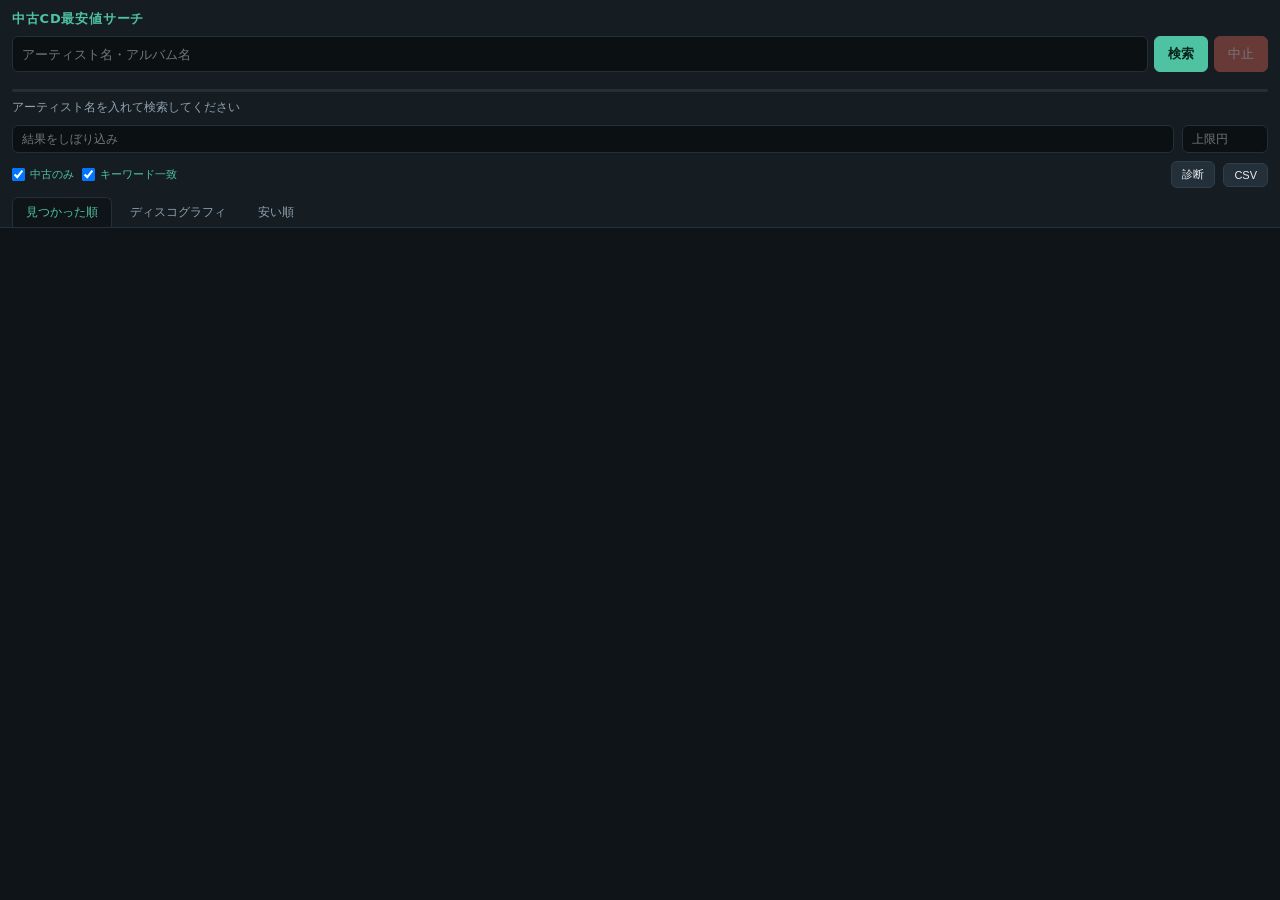
<file: android/cdprice/src/main/assets/index.html>
<!doctype html><html lang="ja"><head>
<meta charset="utf-8"><meta name="viewport" content="width=device-width,initial-scale=1">
<title>中古CD最安値サーチ</title>
<style>
:root{--bg:#0f1418;--panel:#151c22;--line:#233039;--ink:#e9eef2;--dim:#8fa3b0;
--hit:#4fc3a1;--gold:#e8b84b;--warn:#e2685b;--chip:#1b242b}
*{box-sizing:border-box}
body{margin:0;background:var(--bg);color:var(--ink);font-size:14px;
font-family:"Yu Gothic UI","Meiryo",system-ui,sans-serif;-webkit-text-size-adjust:100%}
.mono{font-variant-numeric:tabular-nums}
header{position:sticky;top:0;z-index:9;background:var(--panel);
border-bottom:1px solid var(--line);padding:10px 12px 0}
h1{font-size:13px;margin:0 0 8px;letter-spacing:.06em;font-weight:700;color:var(--hit)}
.row{display:flex;gap:6px;flex-wrap:wrap;align-items:center}
input,select{background:#0b1013;color:var(--ink);border:1px solid var(--line);
border-radius:6px;padding:8px 9px;font-size:13px;width:100%}
button{background:var(--line);color:var(--ink);border:1px solid #2f3f4a;
border-radius:6px;padding:8px 13px;font-size:13px;cursor:pointer;white-space:nowrap}
button:hover{background:#2f3f4a}
button.go{background:var(--hit);color:#06231b;border-color:var(--hit);font-weight:700}
button.stop{background:var(--warn);color:#fff;border-color:var(--warn)}
button:disabled{opacity:.4;cursor:default}
.searchrow{display:flex;gap:6px}
.searchrow .qwrap{flex:1;position:relative;display:flex}
#kx{position:absolute;right:6px;top:50%;transform:translateY(-50%);cursor:pointer;
color:var(--dim);font-size:16px;line-height:1;padding:2px 4px}
#sites{display:flex;gap:5px;flex-wrap:wrap;margin-top:8px}
.site{border:1px solid var(--line);border-radius:13px;padding:4px 11px;font-size:11.5px;
cursor:pointer;color:var(--dim);background:var(--chip);user-select:none;
display:flex;align-items:center;gap:5px}
.site.on{color:var(--ink);border-color:#38566a}
.site .dot{width:7px;height:7px;border-radius:50%;background:#3a4a55;flex:none}
.site.on .dot{background:var(--hit)}
.site.run .dot{background:var(--gold);animation:blink .9s infinite}
.site.err .dot{background:var(--warn)}
.site .n{color:var(--hit);font-weight:700}
.site.err .n,.site.err{color:var(--warn)}
@keyframes blink{50%{opacity:.25}}
#bar{height:3px;background:var(--line);margin-top:9px;border-radius:2px;overflow:hidden}
#bar div{height:100%;width:0;background:var(--hit);transition:width .3s}
#stat{color:var(--dim);font-size:12px;margin-top:6px;line-height:1.6}
#stat b{color:var(--gold)}
.filt{display:flex;gap:8px;align-items:center;margin-top:8px;flex-wrap:wrap}
.filt .qwrap{flex:1;min-width:130px}
.filt input{padding:6px 9px;font-size:12px}
.sw{display:flex;align-items:center;gap:5px;font-size:11px;color:var(--dim);
white-space:nowrap;cursor:pointer;user-select:none}
.sw input{width:auto;margin:0}
.sw.on{color:var(--hit)}
.cap{width:86px;flex:none}
.tabs{display:flex;gap:4px;margin-top:9px}
.tab{padding:6px 13px;border-radius:6px 6px 0 0;font-size:12px;cursor:pointer;
color:var(--dim);border:1px solid transparent;border-bottom:none}
.tab.on{background:var(--bg);color:var(--hit);border-color:var(--line)}
main{padding:10px 12px 44px}
a{color:var(--hit);text-decoration:none}
.card{background:var(--panel);border:1px solid var(--line);border-radius:10px;
padding:11px 12px;margin:0 0 8px}
.chead{display:flex;gap:10px;align-items:flex-start}
.thumb{width:52px;height:52px;flex:none;border-radius:6px;object-fit:cover;
background:#0b1013;border:1px solid var(--line)}
.ttl{flex:1;font-size:14.5px;font-weight:700;line-height:1.45;word-break:break-word}
.price{flex:none;font-size:16px;font-weight:700;color:var(--gold);white-space:nowrap}
.price small{font-size:11px;color:var(--dim);font-weight:400;display:block;text-align:right}
.offers{margin-top:8px;display:flex;flex-direction:column;gap:4px}
.of{display:flex;gap:8px;align-items:center;font-size:12px;padding:4px 8px;
background:var(--chip);border:1px solid var(--line);border-radius:7px;cursor:pointer}
.of:hover{border-color:#38566a}
.of .sl{flex:none;color:var(--dim);width:62px;font-size:11px}
.of .st{flex:1;color:var(--ink);overflow:hidden;text-overflow:ellipsis;white-space:nowrap}
.of .sp{flex:none;color:var(--gold);font-weight:700}
.of.best .sp{color:var(--hit)}
.badge{font-size:10.5px;color:var(--dim);border:1px solid var(--line);
border-radius:10px;padding:1px 7px;margin-left:6px;vertical-align:2px}
.arow{display:flex;gap:10px;align-items:center;background:var(--panel);
border:1px solid var(--line);border-radius:9px;padding:9px 11px;margin:0 0 6px}
.arow .yr{flex:none;width:34px;color:var(--dim);font-size:11.5px}
.arow .at{flex:1;font-size:13.5px;font-weight:600;line-height:1.4;word-break:break-word}
.arow .kd{font-size:10px;color:var(--dim);border:1px solid var(--line);
border-radius:9px;padding:0 6px;margin-left:6px;vertical-align:1px;font-weight:400}
.arow .ap{flex:none;font-size:14px;font-weight:700;color:var(--gold);
white-space:nowrap;text-align:right;cursor:pointer}
.arow .ap small{display:block;font-size:10.5px;color:var(--dim);font-weight:400}
.arow.miss .at{color:var(--dim);font-weight:400}
.arow button{padding:4px 10px;font-size:11px;flex:none}
.picker{display:flex;gap:7px;align-items:center;margin:0 0 10px}
.picker span{color:var(--dim);font-size:11px;flex:none}
.picker select{flex:1;background:#0b1013;color:var(--ink);border:1px solid var(--line);
border-radius:6px;padding:7px;font-size:12px}
.bulk{display:flex;gap:8px;align-items:center;margin:10px 0 4px}
.empty{color:var(--dim);font-size:13px;text-align:center;padding:44px 14px;line-height:1.9}
.empty .big{font-size:15px;color:var(--ink);display:block;margin-bottom:6px}
.note{color:var(--dim);font-size:11px;line-height:1.7;margin-top:10px}
</style></head><body>
<header>
<h1>中古CD最安値サーチ</h1>
<div class="searchrow">
<div class="qwrap"><input id="kw" type="search" placeholder="アーティスト名・アルバム名"
 enterkeyhint="search"><span id="kx" hidden>×</span></div>
<button class="go" id="bRun">検索</button>
<button class="stop" id="bStop" disabled>中止</button>
</div>
<div id="sites"></div>
<div id="bar"><div></div></div>
<div id="stat" class="mono">アーティスト名を入れて検索してください</div>
<div class="filt">
<div class="qwrap"><input type="text" id="q" placeholder="結果をしぼり込み"></div>
<input class="cap mono" type="number" id="cap" placeholder="上限円" inputmode="numeric">
</div>
<div class="filt">
<label class="sw on" id="swUsed"><input type="checkbox" id="onlyUsed" checked>中古のみ</label>
<label class="sw on" id="swMatch"><input type="checkbox" id="onlyMatch" checked>キーワード一致</label>
<span style="flex:1"></span>
<button id="bDiag" style="padding:5px 10px;font-size:11px">診断</button>
<button id="bCsv" style="padding:5px 10px;font-size:11px">CSV</button>
</div>
<div class="tabs">
<div class="tab on" data-v="album">見つかった順</div>
<div class="tab" data-v="disco">ディスコグラフィ</div>
<div class="tab" data-v="flat">安い順</div>
</div>
</header>
<main><div id="view"></div></main>

<script>
// 通信と解析は Kotlin 側（MainActivity.Bridge）。ここは入力と見せ方だけ。
const T={
  sites:()=>JSON.parse(App.getSites()),
  state:()=>JSON.parse(App.getState()),
  search:(w,ids)=>App.search(w,JSON.stringify(ids)),
  searchAlbums:(ts,ids)=>App.searchAlbums(JSON.stringify(ts),JSON.stringify(ids)),
  pickArtist:id=>App.pickArtist(id),
  cancel:()=>App.cancel(),
  clear:()=>App.clear(),
  open:u=>App.open(u),
  diagnose:()=>App.openDiagnose(),
  csv:()=>App.exportCsv()
};

let SITES=[], picked=new Set(), hits=[], states={}, view='album', running=false;
let disco={loading:false,error:null,artistId:null,artists:[],albums:[]};
let sub=null;              // 盤ごとの追加検索の経過
let kwUsed='';             // 実際に検索した語。入力欄をいじられても結果と食い違わせない
let tabTouched=false;      // 一覧が届いたら自動で切り替えるが、手で選んだあとは動かさない

const $=id=>document.getElementById(id);
const esc=s=>String(s).replace(/[&<>"]/g,c=>({'&':'&amp;','<':'&lt;','>':'&gt;','"':'&quot;'}[c]));
const yen=n=>'¥'+Number(n).toLocaleString('ja-JP');
const curKw=()=>kwUsed||$('kw').value.trim();

// ── 題名の正規化 ────────────────────────────────
// サイトごとに「【中古】」「(CD)」「帯付き」などの飾りが違うので、
// それらを落としてから突き合わせないと同じ盤が別物として並ばない。
const NOISE=/中古|used|新品|未開封|美品|帯付き?|帯あり|特典|限定盤|通常盤|初回限定盤?|初回盤|完全生産限定|送料無料|レンタル落ち|ケース交換|紙ジャケ|リマスター|remaster|国内盤|輸入盤|盤面良好|disc|ディスク|アルバム|album|cd|dvd|blu\s*-?\s*ray|ブルーレイ/gi;

// 記号は半角も全角も落とす。「First Love／宇多田ヒカル」と
// 「【中古】First Love / 宇多田ヒカル」を同じ盤として扱うため。
const PUNCT=/[!-\/:-@\[-`{-~！-／：-＠［-｀｛-･　-〿ーｰ\s]+/g;

function half(s){
  return String(s||'').replace(/[Ａ-Ｚａ-ｚ０-９]/g,c=>String.fromCharCode(c.charCodeAt(0)-0xFEE0))
    .replace(/　/g,' ');
}
function norm(s){
  return half(s).toLowerCase()
    .replace(/[【〔\[（(][^】〕\])）]{0,40}[】〕\])）]/g,' ')  // 【中古】(CD) などの飾り
    .replace(PUNCT,' ')
    .trim();
}
function albumKey(s,kw){
  let t=norm(s).replace(NOISE,' ');
  for(const w of norm(kw).split(' ')) if(w.length>1) t=t.split(w).join(' ');
  return t.replace(/\s+/g,'');
}
const akey=s=>albumKey(s,curKw());
function matchesKeyword(title,kw){
  const t=norm(title);
  return norm(kw).split(' ').filter(w=>w).every(w=>t.includes(w));
}

// ── サイトの選択チップ ──────────────────────────
function drawSites(){
  $('sites').innerHTML=SITES.map(s=>{
    const st=states[s.id]||{};
    const cls=['site'];
    if(picked.has(s.id)) cls.push('on');
    if(st.status==='run') cls.push('run');
    if(st.status==='error') cls.push('err');
    let tail='';
    if(st.status==='ok') tail=' <span class="n">'+st.count+'</span>';
    else if(st.status==='empty') tail=' <span class="n" style="color:var(--dim)">0</span>';
    else if(st.status==='error') tail=' <span class="n">×</span>';
    return '<div class="'+cls.join(' ')+'" data-id="'+s.id+'"><span class="dot"></span>'
      +esc(s.label)+tail+'</div>';
  }).join('');
  for(const el of document.querySelectorAll('.site')){
    el.onclick=()=>{
      const id=el.dataset.id;
      picked.has(id)?picked.delete(id):picked.add(id);
      if(!picked.size) picked.add(id);   // 全部外すと検索できないので最低 1 つ残す
      drawSites();
    };
  }
}

// ── 結果の絞り込み ──────────────────────────────
function filtered(){
  const kw=curKw();
  const q=norm($('q').value);
  const cap=parseInt($('cap').value,10);
  const onlyUsed=$('onlyUsed').checked, onlyMatch=$('onlyMatch').checked;
  return hits.filter(h=>{
    if(onlyUsed && !h.used) return false;
    if(onlyMatch && kw && !matchesKeyword(h.title,kw)) return false;
    if(cap>0 && h.price>cap) return false;
    if(q && !norm(h.title).includes(q) && !norm(h.label).includes(q)) return false;
    return true;
  });
}

// 同じ盤をサイト横断でまとめ、サイトごとの最安を 1 件ずつ持たせる
function groupByAlbum(list){
  const g=new Map();
  for(const h of list){
    const k=akey(h.title)||norm(h.title);
    if(!g.has(k)) g.set(k,{title:h.title,items:[]});
    const e=g.get(k);
    e.items.push(h);
    if(h.title.length<e.title.length) e.title=h.title;  // いちばん飾りの少ない題名を代表に
  }
  return [...g.values()].map(e=>{
    e.items.sort((a,b)=>a.price-b.price);
    const seen=new Set(), best=[];
    for(const it of e.items) if(!seen.has(it.site)){seen.add(it.site);best.push(it);}
    e.offers=best; e.min=best[0].price;
    return e;
  }).sort((a,b)=>a.min-b.min);
}

// アルバム 1 枚に当てはまる出品を拾う
function offersFor(albumTitle,list){
  const ak=akey(albumTitle);
  if(ak.length<2) return [];
  const out=list.filter(h=>{
    const hk=akey(h.title);
    if(!hk) return false;
    if(hk.includes(ak)) return true;
    // 店側が短く書いている場合。短すぎる語での取り違えは避ける
    return hk.length>=6 && ak.includes(hk);
  });
  out.sort((a,b)=>a.price-b.price);
  const seen=new Set(), best=[];
  for(const it of out) if(!seen.has(it.site)){seen.add(it.site);best.push(it);}
  return best;
}

function footNote(){
  return '<div class="note">価格は各サイトの検索結果に出ている金額です。送料・手数料は含みません。'
    +'タップすると商品ページが開きます。</div>';
}

// ── 描画 ────────────────────────────────────────
function render(){
  if(view==='disco') return renderDisco();
  const list=filtered().slice().sort((a,b)=>a.price-b.price);
  const v=$('view');

  if(!list.length){
    v.innerHTML='<div class="empty">'+(running
      ? '<span class="big">探しています…</span>各サイトの結果が届き次第ここに出ます'
      : (hits.length
         ? '<span class="big">条件に合うものがありません</span>「中古のみ」や上限円をゆるめてみてください'
         : '<span class="big">まだ結果がありません</span>アーティスト名を入れて検索してください'))+'</div>';
    return;
  }

  if(view==='flat'){
    v.innerHTML=list.map(h=>
      '<div class="card"><div class="chead">'
      +(h.image?'<img class="thumb" src="'+esc(h.image)+'" onerror="this.remove()">':'')
      +'<div class="ttl">'+esc(h.title)
      +'<span class="badge">'+esc(h.label)+'</span></div>'
      +'<div class="price mono">'+yen(h.price)+'</div></div></div>'
    ).join('')+footNote();
    for(const [i,el] of [...v.querySelectorAll('.card')].entries())
      el.onclick=()=>T.open(list[i].url);
    return;
  }

  const arr=groupByAlbum(list);
  v.innerHTML=arr.map((g,gi)=>
    '<div class="card"><div class="chead">'
    +(g.offers[0].image?'<img class="thumb" src="'+esc(g.offers[0].image)+'" onerror="this.remove()">':'')
    +'<div class="ttl">'+esc(g.title)+'</div>'
    +'<div class="price mono">'+yen(g.min)+'<small>最安 '+esc(g.offers[0].label)+'</small></div>'
    +'</div><div class="offers">'
    +g.offers.map((o,oi)=>
      '<div class="of'+(oi===0?' best':'')+'" data-g="'+gi+'" data-o="'+oi+'">'
      +'<span class="sl">'+esc(o.label)+'</span>'
      +'<span class="st">'+esc(o.title)+'</span>'
      +'<span class="sp mono">'+yen(o.price)+'</span></div>').join('')
    +'</div></div>'
  ).join('')+footNote();

  for(const el of v.querySelectorAll('.of'))
    el.onclick=()=>T.open(arr[+el.dataset.g].offers[+el.dataset.o].url);
}

// MusicBrainz から取った発売作の一覧に、店で見つかった値段を突き合わせる。
// 店の結果だけでは「何枚あるうちの何枚が見つかったか」が分からない。
function renderDisco(){
  const v=$('view');
  let head='';
  if(disco.artists.length>1){
    head='<div class="picker"><span>アーティスト</span><select id="artistSel">'
      +disco.artists.map(a=>'<option value="'+esc(a.id)+'"'
        +(a.id===disco.artistId?' selected':'')+'>'+esc(a.line)+'</option>').join('')
      +'</select></div>';
  }

  if(!disco.albums.length){
    v.innerHTML=head+'<div class="empty">'+(disco.loading
      ? '<span class="big">アルバム一覧を調べています…</span>MusicBrainz から取っています'
      : disco.error
        ? '<span class="big">一覧を取れませんでした</span>'+esc(disco.error)
          +'<br>別名や英語表記でも試してみてください'
        : '<span class="big">アルバム一覧がありません</span>アーティスト名で検索すると出ます')
      +'</div>';
    wirePicker();
    return;
  }

  const list=filtered();
  const rows=disco.albums.map(a=>({album:a,offers:offersFor(a.title,list)}));
  const miss=rows.filter(r=>!r.offers.length);

  const bulk='<div class="bulk">'
    +(miss.length && !running
      ? '<button class="go" id="bMiss">見つからない '+miss.length+' 枚を名指しで探す</button>'
      : '')
    +'<span class="note" style="margin:0">'
    +disco.albums.length+' 枚中 '+(rows.length-miss.length)+' 枚に値段あり</span></div>';

  v.innerHTML=head+bulk+rows.map((r,i)=>{
    const o=r.offers[0];
    return '<div class="arow'+(o?'':' miss')+'" data-i="'+i+'">'
      +'<span class="yr mono">'+esc(r.album.year||'—')+'</span>'
      +'<span class="at">'+esc(r.album.title)
      +(r.album.kind?'<span class="kd">'+esc(r.album.kind)+'</span>':'')+'</span>'
      +(o
        ? '<span class="ap mono">'+yen(o.price)+'<small>'+esc(o.label)
          +(r.offers.length>1?' 他'+(r.offers.length-1):'')+'</small></span>'
        : '<button data-find="'+i+'">探す</button>')
      +'</div>';
  }).join('')+footNote();

  wirePicker();
  for(const el of v.querySelectorAll('.ap'))
    el.onclick=()=>T.open(rows[+el.parentElement.dataset.i].offers[0].url);
  for(const el of v.querySelectorAll('button[data-find]'))
    el.onclick=()=>{
      if(running) return;
      T.searchAlbums([rows[+el.dataset.find].album.title],[...picked]);
    };
  const bm=$('bMiss');
  if(bm) bm.onclick=()=>{
    if(running) return;
    T.searchAlbums(miss.map(r=>r.album.title),[...picked]);
  };
}

function wirePicker(){
  const sel=$('artistSel');
  if(sel) sel.onchange=()=>{ disco.albums=[]; disco.loading=true; T.pickArtist(sel.value); render(); };
}

// ── 状態表示 ────────────────────────────────────
function drawStat(){
  const done=SITES.filter(s=>picked.has(s.id)&&['ok','empty','error'].includes((states[s.id]||{}).status)).length;
  const total=picked.size;
  $('bar').firstElementChild.style.width=(total?done/total*100:0)+'%';
  $('bRun').disabled=running;
  $('bStop').disabled=!running;

  if(sub&&sub.running){
    $('stat').innerHTML='盤ごとに検索中 <b>'+(sub.index+1)+'/'+sub.total+'</b> … '
      +esc(sub.title||'')+' ／ 商品 <b>'+hits.length+'</b> 件';
    return;
  }
  if(running){
    $('stat').innerHTML='検索中 <b>'+done+'/'+total+'</b> サイト … 見つかった商品 <b>'+hits.length+'</b> 件';
    return;
  }
  if(!hits.length && !Object.keys(states).length){
    $('stat').textContent='アーティスト名を入れて検索してください';
    return;
  }

  let msg='商品 <b>'+hits.length+'</b> 件（表示 <b>'+filtered().length+'</b> 件）';
  if(disco.albums.length) msg+=' ／ アルバム <b>'+disco.albums.length+'</b> 枚';
  else if(disco.loading) msg+=' ／ アルバム一覧を取得中';
  const errs=SITES.filter(s=>(states[s.id]||{}).status==='error');
  if(errs.length) msg+=' ／ 取れなかったサイト: '+errs.map(s=>esc(s.label)).join('・')+'（診断で確認できます）';
  $('stat').innerHTML=msg;
}

function setTab(v){
  view=v;
  for(const o of document.querySelectorAll('.tab')) o.classList.toggle('on',o.dataset.v===v);
}

// ── Kotlin からの通知 ───────────────────────────
window.__native=function(kind,data){
  if(kind==='start'){ hits=[]; states={}; running=true; sub=null;
    disco={loading:true,error:null,artistId:null,artists:[],albums:[]};
    kwUsed=data.keyword||kwUsed; }
  else if(kind==='site'){ states[data.id]=data; }
  else if(kind==='hits'){ hits=hits.concat(data.items); }
  else if(kind==='subrun'){ sub=data; running=data.running; }
  else if(kind==='disco'){
    const had=disco.albums.length;
    disco=data;
    // 一覧が初めて届いたら見せる。手でタブを選んだあとは動かさない
    if(!had && disco.albums.length && !tabTouched) setTab('disco');
  }
  else if(kind==='done'){ running=false; sub=null;
    for(const s of (data.sites||[])) states[s.id]=s;
    if(data.disco) disco=data.disco; }
  drawSites(); drawStat(); render();
};

// ── 起動 ────────────────────────────────────────
function boot(){
  SITES=T.sites();
  picked=new Set(SITES.map(s=>s.id));
  const st=T.state();
  hits=st.hits||[]; running=st.running;
  for(const s of (st.sites||[])) states[s.id]=s;
  if(st.disco) disco=st.disco;
  if(st.keyword){ $('kw').value=st.keyword; kwUsed=st.keyword; $('kx').hidden=false; }

  $('bRun').onclick=()=>{
    const w=$('kw').value.trim();
    if(!w){ $('kw').focus(); return; }
    kwUsed=w; tabTouched=false;
    hits=[]; states={}; sub=null; running=true;
    disco={loading:true,error:null,artistId:null,artists:[],albums:[]};
    setTab('album');
    drawSites(); drawStat(); render();
    T.search(w,[...picked]);
  };
  $('bStop').onclick=()=>{ T.cancel(); $('bStop').disabled=true; };
  $('bDiag').onclick=()=>T.diagnose();
  $('bCsv').onclick=()=>{ if(!T.csv()) $('stat').textContent='共有できる結果がありません'; };
  $('kw').addEventListener('keydown',e=>{ if(e.key==='Enter'){ e.preventDefault(); $('bRun').click(); }});
  $('kw').addEventListener('input',()=>{ $('kx').hidden=!$('kw').value; });
  $('kx').onclick=()=>{ $('kw').value=''; $('kx').hidden=true; $('kw').focus(); };

  for(const id of ['q','cap']) $(id).addEventListener('input',()=>{drawStat();render();});
  for(const [box,sw] of [['onlyUsed','swUsed'],['onlyMatch','swMatch']])
    $(box).addEventListener('change',()=>{ $(sw).classList.toggle('on',$(box).checked); drawStat(); render(); });

  for(const t of document.querySelectorAll('.tab')) t.onclick=()=>{
    tabTouched=true; setTab(t.dataset.v); render();
  };

  drawSites(); drawStat(); render();
}
boot();
</script>
</body></html>
</file>
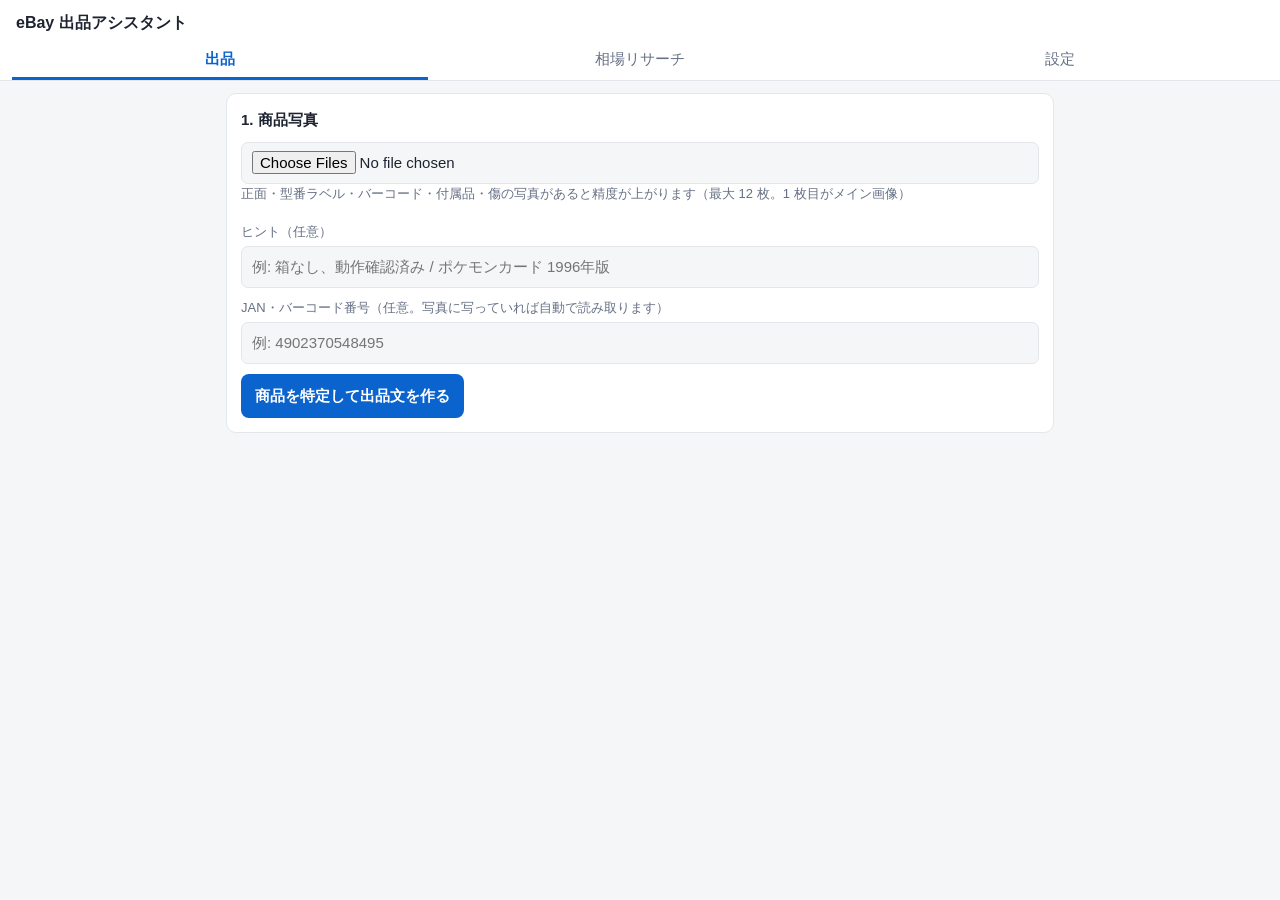
<file: android/ebay/src/main/assets/index.html>
<!doctype html>
<html lang="ja"><head><meta charset="utf-8">
<meta name="viewport" content="width=device-width,initial-scale=1">
<title>eBay 出品アシスタント</title>
<meta name="theme-color" content="#0b63ce">
<style>
:root{--bg:#f5f6f8;--card:#fff;--fg:#1d2330;--sub:#667085;--line:#e3e6eb;--acc:#0b63ce;--ok:#15803d;--ng:#c62828;--warn:#b45309}
@media (prefers-color-scheme:dark){:root{--bg:#12151b;--card:#1b2029;--fg:#e6e9ef;--sub:#98a2b3;--line:#2c3340;--acc:#5aa2ff;--ok:#4ade80;--ng:#f87171;--warn:#fbbf24}}
*{box-sizing:border-box}
body{margin:0;background:var(--bg);color:var(--fg);font:15px/1.6 -apple-system,"Hiragino Sans","Noto Sans JP",sans-serif}
header{position:sticky;top:0;z-index:5;background:var(--card);border-bottom:1px solid var(--line)}
header h1{font-size:16px;margin:0;padding:10px 16px 0}
nav{display:flex;gap:4px;padding:6px 12px 0}
nav button{flex:1;border:0;background:none;color:var(--sub);padding:8px;border-bottom:3px solid transparent;font-size:15px}
nav button.on{color:var(--acc);border-bottom-color:var(--acc);font-weight:600}
main{max-width:860px;margin:0 auto;padding:12px 16px 80px}
section{display:none}section.on{display:block}
.card{background:var(--card);border:1px solid var(--line);border-radius:10px;padding:14px;margin:0 0 12px}
.card h2{font-size:15px;margin:0 0 10px}
label{display:block;font-size:13px;color:var(--sub);margin:10px 0 3px}
input,select,textarea{width:100%;padding:8px 10px;border:1px solid var(--line);border-radius:7px;background:var(--bg);color:var(--fg);font:inherit}
textarea{min-height:90px}
a.b{text-decoration:none;display:inline-block}
.b{border:0;border-radius:8px;padding:10px 14px;background:var(--acc);color:#fff;font:inherit;font-weight:600;cursor:pointer}
.b.sub{background:var(--line);color:var(--fg)}
.b.ok{background:var(--ok)}
.b:disabled{opacity:.5;cursor:default}
.row{display:flex;gap:8px;flex-wrap:wrap;align-items:flex-end}.row>*{flex:1;min-width:120px}
.row>.shrink{flex:0 0 auto}
.muted{color:var(--sub);font-size:13px}
.err{color:var(--ng);white-space:pre-wrap}.okt{color:var(--ok)}
.thumbs{display:flex;gap:8px;flex-wrap:wrap;margin-top:8px}
.thumbs label{margin:0;position:relative}
.thumbs img{width:84px;height:84px;object-fit:cover;border-radius:8px;border:2px solid var(--line);display:block}
.thumbs input{position:absolute;top:4px;left:4px;width:auto}
.pill{display:inline-block;padding:1px 8px;border-radius:99px;font-size:12px;background:var(--line)}
.pill.high{background:#dcfce7;color:#166534}.pill.medium{background:#fef3c7;color:#92400e}.pill.low{background:#fee2e2;color:#991b1b}
table{width:100%;border-collapse:collapse;font-size:14px}
td,th{border-bottom:1px solid var(--line);padding:5px 4px;text-align:left;vertical-align:top}
td input{padding:5px 7px}
.stats{display:grid;grid-template-columns:repeat(auto-fit,minmax(110px,1fr));gap:8px;margin:8px 0}
.stat{background:var(--bg);border-radius:8px;padding:8px}.stat b{display:block;font-size:18px}
.stat small{color:var(--sub)}
.spin{display:inline-block;width:14px;height:14px;border:2px solid var(--line);border-top-color:var(--acc);border-radius:50%;animation:s 1s linear infinite;vertical-align:-2px;margin-right:6px}
@keyframes s{to{transform:rotate(360deg)}}
details summary{cursor:pointer;color:var(--acc)}
pre{white-space:pre-wrap;font-size:13px;background:var(--bg);padding:8px;border-radius:7px;max-height:300px;overflow:auto}
a{color:var(--acc)}
.req{color:var(--ng);font-weight:700}
.steps{padding-left:0;list-style:none;counter-reset:st;margin:10px 0}
.steps>li{counter-increment:st;position:relative;padding:10px 0 10px 40px;border-top:1px solid var(--line)}
.steps>li::before{content:counter(st);position:absolute;left:0;top:10px;width:28px;height:28px;border-radius:50%;background:var(--line);text-align:center;line-height:28px;font-weight:700}
.steps>li.done::before{content:"✅";background:none}
.steps .lnk{display:inline-block;margin-top:6px;text-decoration:none;padding:7px 12px}
.copyrow{display:flex;gap:8px;align-items:center;margin:6px 0}.copyrow code{background:var(--bg);padding:4px 8px;border-radius:6px}
.copyrow .cp{padding:4px 10px}
.tres{list-style:none;padding:0;margin:0}.tres li{padding:4px 0;white-space:pre-wrap}
</style></head><body>
<header><h1>eBay 出品アシスタント</h1>
<nav><button data-tab="list" class="on">出品</button><button data-tab="research">相場リサーチ</button><button data-tab="settings">設定</button></nav>
</header>
<main>

<section id="tab-list" class="on">
  <div class="card">
    <h2>1. 商品写真</h2>
    <input type="file" id="files" accept="image/*" multiple>
    <div class="muted">正面・型番ラベル・バーコード・付属品・傷の写真があると精度が上がります（最大 12 枚。1 枚目がメイン画像）</div>
    <div class="thumbs" id="thumbs"></div>
    <label>ヒント（任意）</label>
    <input id="hint" placeholder="例: 箱なし、動作確認済み / ポケモンカード 1996年版">
    <label>JAN・バーコード番号（任意。写真に写っていれば自動で読み取ります）</label>
    <input id="jan" inputmode="numeric" placeholder="例: 4902370548495">
    <div id="modeNote" class="muted"></div>
    <div style="margin-top:10px"><button class="b" id="btnIdentify">商品を特定して出品文を作る</button>
    <span id="idStat" class="muted"></span></div>
  </div>

  <div id="draft" style="display:none">
    <div class="card">
      <h2>2. 特定結果 <span id="conf" class="pill"></span> <span id="modeBadge" class="pill"></span></h2>
      <div id="prod"></div>
      <div id="notesJa" class="muted" style="white-space:pre-wrap;margin-top:6px"></div>
      <details style="margin-top:8px"><summary>調査メモと情報源</summary>
        <pre id="notes"></pre><ul id="sources"></ul></details>
    </div>

    <div class="card">
      <h2>3. 出品内容</h2>
      <label>タイトル <span id="tlen" class="muted"></span></label>
      <input id="title" maxlength="80">
      <div class="row">
        <div><label>状態</label><select id="condition"></select></div>
        <div><label>SKU</label><input id="sku"></div>
      </div>
      <label>状態の説明（中古のみ eBay に送信）</label>
      <input id="condNotes">
      <label>説明（HTML）</label>
      <textarea id="desc" style="min-height:180px"></textarea>
      <details><summary>説明のプレビュー</summary><div id="descPrev" class="card" style="margin-top:6px"></div></details>
    </div>

    <div class="card">
      <h2>4. カテゴリと Item Specifics</h2>
      <div class="row">
        <div><label>カテゴリ候補</label><select id="catSel"></select></div>
        <div class="shrink"><label>&nbsp;</label><button class="b sub" id="btnCatSearch">再検索</button></div>
      </div>
      <label>カテゴリ ID</label><input id="catId" inputmode="numeric">
      <div style="margin-top:10px"><button class="b sub" id="btnAspects">このカテゴリの項目を AI で埋める</button>
        <span id="aspStat" class="muted"></span></div>
      <table style="margin-top:10px"><thead><tr><th style="width:40%">項目</th><th>値</th><th></th></tr></thead>
        <tbody id="aspects"></tbody></table>
      <button class="b sub" id="btnAddAsp" style="margin-top:6px">＋ 行を追加</button>
    </div>

    <div class="card">
      <h2>5. 価格</h2>
      <div class="row">
        <div><label>価格（<span class="cur">USD</span>）</label><input id="price" inputmode="decimal"></div>
        <div><label>数量</label><input id="qty" value="1" inputmode="numeric"></div>
        <div class="shrink"><label>&nbsp;</label><button class="b sub" id="btnPrice">相場を調べる</button></div>
      </div>
      <div id="priceBox"></div>
    </div>

    <div class="card">
      <h2>6. eBay へ送信</h2>
      <div class="muted">「下書き登録」は非公開のオファーを作るだけです。内容を確認してから「出品する」を押してください。</div>
      <div class="row" style="margin-top:10px">
        <button class="b sub" id="btnDraft">下書き登録（非公開）</button>
        <button class="b ok" id="btnPublish">出品する</button>
      </div>
      <div id="listResult" style="margin-top:10px"></div>
    </div>
  </div>
</section>

<section id="tab-research">
  <div class="card">
    <h2>落札相場を調べる</h2>
    <div class="row"><input id="rq" placeholder="英語キーワード（例: Nintendo Switch OLED Japan）">
      <button class="b shrink" id="btnResearch">調べる</button></div>
  </div>
  <div id="researchBox"></div>
</section>

<section id="tab-settings">
  <div class="card">
    <h2>商品特定の方法</h2>
    <select id="ai_mode">
      <option value="auto">自動（Anthropic のキーがあれば AI、なければ無料モード）</option>
      <option value="free">無料モード（バーコードと eBay の画像検索。AI を使わない）</option>
      <option value="claude">AI（Claude・有料。精度が高い）</option>
    </select>
    <div class="muted" style="margin-top:6px">無料モードは eBay のキーだけで動きます。似た出品を手本にするので、珍しい商品や
      写真だけでは別の商品になることがあります。バーコードが写っていると確実です。状態は自分で選び、説明文はひな形になります。</div>
    <label>Yahoo!ショッピングの Client ID（任意・無料）</label>
    <input id="yahoo_client_id" autocomplete="off" placeholder="入れると JAN から日本語の商品名も出します">
    <div class="muted"><a href="https://e.developer.yahoo.co.jp/register" target="_blank" rel="noopener">Yahoo! デベロッパーネットワーク</a>で
      アプリケーションを登録すると無料でもらえます（なくても動きます）。</div>
    <div style="margin-top:10px"><button class="b" id="btnSave4">保存</button> <span id="saveStat4" class="muted"></span></div>
  </div>
  <div class="card">
    <h2>Anthropic API かんたん登録（AI を使う場合だけ） <span id="akState" class="muted"></span></h2>
    <div class="muted">写真から商品を調べて出品文を作る AI（Claude）の鍵です。Claude.ai の有料プランとは別の契約で、使った分だけ料金がかかります。</div>
    <ol class="steps">
      <li id="as1"><b>Anthropic のアカウントを作る</b>
        <div class="muted">メールアドレスか Google アカウントで登録します。</div>
        <a class="b sub lnk" href="https://console.anthropic.com/" target="_blank" rel="noopener">登録ページを開く</a></li>
      <li id="as2"><b>クレジットを買う</b>
        <div class="muted">前払いです。まずは少額で十分です。自動チャージはオフのままにしておくと使いすぎを防げます。</div>
        <a class="b sub lnk" href="https://console.anthropic.com/settings/billing" target="_blank" rel="noopener">支払いページを開く</a></li>
      <li id="as3"><b>API キーを作る</b>
        <div class="muted">「Create Key」を押し、名前（例: ebay）を付けて作ります。表示されたキーは<b>一度しか見られない</b>ので、すぐコピーしてください。</div>
        <a class="b sub lnk" href="https://console.anthropic.com/settings/keys" target="_blank" rel="noopener">キーのページを開く</a></li>
      <li id="as4"><b>キーを貼って確認する</b>
        <div class="muted">貼ったキーが使えるかを Anthropic に問い合わせてから保存します（確認に料金はかかりません）。</div>
        <div class="row" style="margin-top:6px"><input id="anthropic_api_key" type="password" placeholder="sk-ant-api03-..." autocomplete="off">
          <button class="b sub shrink" id="btnAkSave">確認して保存</button></div>
        <span id="akStat" class="muted"></span></li>
    </ol>
    <div class="muted">料金の目安: 1 商品の調査で数十円程度（写真の枚数と Web 検索の回数で変わります）。使った額は
      <a href="https://console.anthropic.com/usage" target="_blank" rel="noopener">利用状況のページ</a>で確認できます。</div>
  </div>
  <div class="card" id="wizard">
    <h2>eBay API かんたん登録</h2>
    <div class="muted">上から順に進めてください。終わった手順には ✅ が付きます。英語のページは ブラウザの翻訳を使うと楽です。</div>
    <ol class="steps">
      <li id="st1"><b>eBay 開発者アカウントを作る</b>
        <div class="muted">いつもの eBay アカウントとは別の登録です（同じメールアドレスで可）。承認まで最大 1 営業日かかることがあります。</div>
        <a class="b sub lnk" href="https://developer.ebay.com/signin?tab=register" target="_blank" rel="noopener">登録ページを開く</a></li>
      <li id="st2"><b>「アカウント削除通知」を免除にする</b>
        <div class="muted">これをしないと本番のキーが使えません。開いたページの <i>Marketplace Account Deletion</i> で
          「Exempted from Marketplace Account Deletion」をオンにし、理由に「I do not persist eBay data」を選んで保存します。</div>
        <a class="b sub lnk" href="https://developer.ebay.com/my/push/" target="_blank" rel="noopener">通知設定を開く</a></li>
      <li id="st3"><b>キーを作って貼り付ける</b>
        <div class="muted">開いたページの <i>Production</i> で「Create a keyset」を押し、表示されたキーの欄を<b>まとめてコピー</b>して下に貼ります。App ID と Cert ID を自動で見つけます。</div>
        <a class="b sub lnk" href="https://developer.ebay.com/my/keys" target="_blank" rel="noopener">キーのページを開く</a>
        <textarea id="keyPaste" placeholder="App ID (Client ID)  Tekkan-ebaylist-PRD-1a2b3c4d5-6e7f8a9b&#10;Dev ID  ...&#10;Cert ID (Client Secret)  PRD-1a2b3c4d5e6f-..." style="min-height:70px;margin-top:6px"></textarea>
        <button class="b sub" id="btnKeyPaste" style="margin-top:6px">読み取って保存</button> <span id="keyStat" class="muted"></span></li>
      <li id="st4"><b>RuName（戻り先の名前）を作る</b>
        <div class="muted">開いたページで「Get a Token from eBay via Your Application」→「Add eBay Redirect URL」を押し、次の 3 か所に同じ URL を入れて保存します。</div>
        <div class="copyrow"><code>https://example.com/</code><button class="b sub cp" data-copy="https://example.com/">コピー</button></div>
        <div class="muted">（Your privacy policy URL / Your auth accepted URL / Your auth declined URL）<br>
          保存後に表示される <i>RuName (eBay Redirect URL name)</i> の値をコピーして貼ります。</div>
        <div class="muted">いまの設定は <b id="ruEnv">本番</b> です。RuName は<b>キーと同じ環境</b>（本番 / Sandbox）のタブで作ってください。
          違う環境の RuName だと、eBay の画面で <code>invalid_request</code> になります。</div>
        <a class="b sub lnk" id="ruLink" href="https://developer.ebay.com/my/auth/?env=production&amp;index=0" target="_blank" rel="noopener">User Tokens ページを開く</a>
        <div class="row" style="margin-top:6px"><input id="ruPaste" placeholder="例: Tekkan_Sumo-TekkanSu-ebayli-abcde">
          <button class="b sub shrink" id="btnRuPaste">保存</button></div> <span id="ruStat" class="muted"></span></li>
      <li id="st5"><b>eBay アカウントと連携する</b>
        <div class="muted">下の「eBay アカウント連携」で「eBay と連携」を押し、同意後に移動した example.com のページの URL を丸ごと貼ります。
          Sandbox（テスト）の場合は、普段の eBay アカウントではなく、開発者サイトの「Sandbox users」で作ったテスト用ユーザーでログインします。</div></li>
      <li id="st6"><b>出品の準備を自動で行う</b>
        <div class="muted">ビジネスポリシーの有効化、支払・返品ポリシーの作成、発送元の登録、選択までまとめて行います。
          発送元の郵便番号だけ入れてください。送料ポリシーは送料を決める必要があるので、eBay で 1 つ作ってください（あれば自動で選びます）。</div>
        <div class="row" style="margin-top:6px"><input id="autoZip" placeholder="発送元の郵便番号（例: 150-0001）" inputmode="numeric">
          <button class="b shrink" id="btnAutoSetup2">自動で設定する</button></div>
        <div id="autoStat" class="muted"></div></li>
    </ol>
    <button class="b ok" id="btnAutoSetup" style="display:none;margin-bottom:8px">アプリ内で自動セットアップ（ログインだけで登録）</button>
    <button class="b" id="btnTest">接続テスト</button>
    <div id="testBox" style="margin-top:8px"></div>
  </div>
  <div class="card">
    <h2>eBay 開発者キー</h2>
    <div class="muted">「かんたん登録」で貼り付けると自動で入ります。手で直す場合はここで。</div>
    <div class="row">
      <div><label>環境</label><select id="ebay_env"><option value="production">本番</option><option value="sandbox">Sandbox（テスト）</option></select></div>
      <div><label>マーケットプレイス</label><select id="marketplace_id"></select></div>
    </div>
    <label>App ID (Client ID)</label><input id="client_id" autocomplete="off">
    <label>Cert ID (Client Secret) <span id="csState" class="muted"></span></label>
    <input id="client_secret" type="password" placeholder="空欄なら変更しない" autocomplete="off">
    <label>RuName（eBay Redirect URL name）</label><input id="ru_name" autocomplete="off">
    <div style="margin-top:10px"><button class="b" id="btnSave">保存</button> <span id="saveStat" class="muted"></span></div>
  </div>
  <div class="card">
    <h2>eBay アカウント連携</h2>
    <div id="linkState" class="muted"></div>
    <ol class="muted" style="padding-left:18px;margin:6px 0">
      <li>「eBay と連携」で開いた画面でログインし、同意する</li>
      <li>移動先ページのアドレスバーの URL を丸ごとコピーして下に貼る</li>
    </ol>
    <div class="row"><button class="b shrink" id="btnAuth">eBay と連携</button></div>
    <label>リダイレクト後の URL</label><input id="authCode" placeholder="https://...?code=v%5E1.1...&state=...">
    <div style="margin-top:8px"><button class="b sub" id="btnCode">連携を完了</button> <span id="authStat" class="muted"></span></div>
  </div>
  <div class="card">
    <h2>出品ポリシーと発送元</h2>
    <div class="muted">eBay のビジネスポリシー（送料・支払・返品）を事前に Seller Hub で作成してください。</div>
    <div style="margin:8px 0"><button class="b sub" id="btnPol">eBay から読み込む</button> <span id="polStat" class="muted"></span></div>
    <label>送料ポリシー</label><select id="fulfillment_policy_id"></select>
    <label>支払ポリシー</label><select id="payment_policy_id"></select>
    <label>返品ポリシー</label><select id="return_policy_id"></select>
    <label>発送元（Inventory Location）</label><select id="merchant_location_key"></select>
    <details style="margin-top:8px"><summary>発送元を新規作成</summary>
      <div class="row">
        <div><label>キー（英数字）</label><input id="locKey" value="JP-HOME"></div>
        <div><label>国</label><input id="locCountry" value="JP"></div>
      </div>
      <div class="row">
        <div><label>郵便番号</label><input id="locZip" placeholder="150-0001"></div>
        <div><label>都道府県（英字）</label><input id="locState" placeholder="Tokyo"></div>
        <div><label>市区町村（英字）</label><input id="locCity" placeholder="Shibuya-ku"></div>
      </div>
      <div style="margin-top:8px"><button class="b sub" id="btnLoc">作成</button> <span id="locStat" class="muted"></span></div>
    </details>
    <div style="margin-top:10px"><button class="b" id="btnSave2">保存</button> <span id="saveStat2" class="muted"></span></div>
  </div>
  <div class="card">
    <h2>相場</h2>
    <label>円換算レート（1 USD = ? 円）</label><input id="usd_jpy" inputmode="decimal">
    <label style="display:flex;gap:8px;align-items:center"><input type="checkbox" id="auto_draft" style="width:auto">
      商品を特定したら、項目の入力・相場調査・eBay への下書き登録（非公開）まで自動で進める</label>
    <label style="display:flex;gap:8px;align-items:center"><input type="checkbox" id="scrape_sold" style="width:auto">
      Insights API が使えないときは eBay の Sold 検索ページから読み取る</label>
    <div class="muted">落札履歴の公式 API（Marketplace Insights）は eBay の個別承認が必要です。ページ読み取りは eBay の利用規約上グレーで、構造変更やロボット判定で取れなくなることがあります。</div>
    <div style="margin-top:10px"><button class="b" id="btnSave3">保存</button> <span id="saveStat3" class="muted"></span></div>
  </div>
</section>
</main>

<script>
const $=s=>document.querySelector(s);
const esc=s=>String(s??'').replace(/[&<>"']/g,c=>({'&':'&amp;','<':'&lt;','>':'&gt;','"':'&quot;',"'":'&#39;'}[c]));
let CONF={},META={},DRAFT=null,ASPDEF={},PHOTOS=[];

// 通信は Flask ではなく Kotlin 側の App ブリッジ（MainActivity.Bridge）を使う。
// パスと JSON は Web 版と同じ。結果は Kotlin から window.__resolve(id, ok, json) で返る。
const __cb={};let __seq=0;
window.__resolve=(id,ok,txt)=>{
  const c=__cb[id];delete __cb[id];if(!c)return;
  let j={};try{j=JSON.parse(txt);}catch(e){}
  if(ok)c[0](j);else c[1](new Error(j.error||'エラーが発生しました'));
};
function blobB64(b){
  return new Promise((ok,ng)=>{const r=new FileReader();
    r.onload=()=>ok(String(r.result).split(',')[1]);r.onerror=()=>ng(r.error);r.readAsDataURL(b);});
}
async function api(path,opt={}){
  let body=opt.body||'{}';
  if(body instanceof FormData){
    // 画像はブリッジに Blob を渡せないので base64 にして JSON に詰める
    const o={images:[]};
    for(const [k,v] of body.entries()){
      if(v instanceof Blob)o.images.push({mime:v.type||'image/jpeg',data:await blobB64(v)});else o[k]=v;
    }
    body=JSON.stringify(o);
  }
  const id=++__seq;
  return new Promise((ok,ng)=>{__cb[id]=[ok,ng];App.call(id,opt.method||'GET',path,body);});
}
// eBay の同意画面などは外部ブラウザで開く（WebView 内に別窓は作れない）
window.open=(u)=>{
  if(u&&u!=='about:blank'){App.openUrl(String(u));return null;}
  const w={close(){}};
  Object.defineProperty(w,'location',{set(v){App.openUrl(String(v));}});
  return w;
};
const post=(p,b)=>api(p,{method:'POST',headers:{'Content-Type':'application/json'},body:JSON.stringify(b)});
function busy(btn,on,label){
  if(on){btn.dataset.l=btn.innerHTML;btn.innerHTML='<span class="spin"></span>'+(label||'処理中...');btn.disabled=true;}
  else{btn.innerHTML=btn.dataset.l||btn.innerHTML;btn.disabled=false;}
}
async function run(btn,fn,label,statEl){
  busy(btn,true,label);if(statEl)statEl.innerHTML='';
  try{return await fn();}
  catch(e){if(statEl)statEl.innerHTML='<span class="err">'+esc(e.message)+'</span>';else alert(e.message);}
  finally{busy(btn,false);}
}

document.querySelectorAll('nav button').forEach(b=>b.onclick=()=>{
  document.querySelectorAll('nav button').forEach(x=>x.classList.toggle('on',x===b));
  document.querySelectorAll('section').forEach(s=>s.classList.toggle('on',s.id==='tab-'+b.dataset.tab));
});

// ── 画像: ブラウザ側で長辺 1600px の JPEG に縮めてから送る（5MB 制限と通信量対策）──
function shrink(file){
  return new Promise((ok,ng)=>{
    const url=URL.createObjectURL(file),img=new Image();
    img.onload=()=>{
      const k=Math.min(1,1600/Math.max(img.width,img.height));
      const c=document.createElement('canvas');c.width=Math.round(img.width*k);c.height=Math.round(img.height*k);
      c.getContext('2d').drawImage(img,0,0,c.width,c.height);
      URL.revokeObjectURL(url);
      c.toBlob(b=>b?ok(b):ng(new Error('画像を変換できません')),'image/jpeg',0.9);
    };
    img.onerror=()=>{URL.revokeObjectURL(url);ng(new Error(file.name+' を読み込めません'));};
    img.src=url;
  });
}
// ── バーコード: 対応端末は BarcodeDetector、なければ ZXing（CDN）で読む ──
function loadScript(src){return new Promise((ok,ng)=>{const s=document.createElement('script');s.src=src;s.onload=ok;s.onerror=ng;document.head.appendChild(s);});}
function validGtin(d){
  if(!/^(\d{8}|\d{12}|\d{13})$/.test(d))return false;
  const b=d.slice(0,-1);let t=0;
  for(let i=0;i<b.length;i++)t+=(+b[i])*((b.length-i)%2===1?3:1);
  return (10-t%10)%10===+d.slice(-1);
}
async function readBarcode(file){
  try{
    if('BarcodeDetector' in window){
      const d=new BarcodeDetector({formats:['ean_13','ean_8','upc_a','upc_e']});
      const r=await d.detect(await createImageBitmap(file));
      for(const x of r)if(validGtin(x.rawValue))return x.rawValue;
    }
  }catch(e){}
  try{
    if(!window.ZXing)await loadScript('https://cdn.jsdelivr.net/npm/@zxing/library@0.21.3/umd/index.min.js');
    const F=ZXing.BarcodeFormat,h=new Map();
    h.set(ZXing.DecodeHintType.POSSIBLE_FORMATS,[F.EAN_13,F.EAN_8,F.UPC_A,F.UPC_E]);
    h.set(ZXing.DecodeHintType.TRY_HARDER,true);
    const url=URL.createObjectURL(file);
    try{const r=await new ZXing.BrowserMultiFormatReader(h).decodeFromImageUrl(url);const v=r.getText();if(validGtin(v))return v;}
    finally{URL.revokeObjectURL(url);}
  }catch(e){}
  return '';
}
$('#files').onchange=async e=>{
  const fs=[...e.target.files].slice(0,12);
  PHOTOS=[];$('#thumbs').innerHTML='';$('#jan').value='';
  for(const f of fs){
    try{
      const b=await shrink(f);PHOTOS.push(b);
      const i=PHOTOS.length-1;
      $('#thumbs').insertAdjacentHTML('beforeend',
        `<label title="出品に使う"><input type="checkbox" class="useimg" data-i="${i}" checked><img src="${URL.createObjectURL(b)}"></label>`);
    }catch(err){alert(err.message);}
  }
  // 写真の取り込みを待たせないよう、読み取りは後から
  (async()=>{for(const f of fs){if($('#jan').value)break;const v=await readBarcode(f);
    if(v&&!$('#jan').value){$('#jan').value=v;$('#modeNote').textContent='バーコードを読み取りました: '+v;}}})();
};

$('#btnIdentify').onclick=()=>{
  if(!PHOTOS.length){alert('画像を選んでください');return;}
  const fd=new FormData();
  PHOTOS.forEach((b,i)=>fd.append('images',b,`photo${i+1}.jpg`));
  fd.append('hint',$('#hint').value);
  fd.append('jan',$('#jan').value.replace(/\D/g,''));
  const t0=Date.now(),tick=setInterval(()=>{$('#idStat').textContent=` 画像を読み取り、Web で調べています... ${Math.round((Date.now()-t0)/1000)}秒`;},1000);
  run($('#btnIdentify'),async()=>{
    const j=await api('/api/identify',{method:'POST',body:fd});
    showDraft(j);$('#idStat').textContent='';
    return true;
  },'調査中...',$('#idStat')).finally(()=>clearInterval(tick)).then(ok=>{if(ok)autoChain();});
};

// 特定のあと、項目の入力 → 相場 → 下書き登録（非公開）まで自動で進める。公開だけは手で押す
async function autoChain(){
  if(!CONF.auto_draft)return;
  if($('#catId').value&&!await doAspects())return;
  if(!await doPrice())return;
  const ready=CONF.fulfillment_policy_id&&CONF.payment_policy_id&&CONF.return_policy_id&&CONF.merchant_location_key;
  if(!ready){$('#listResult').innerHTML='<span class="muted">設定タブで出品の準備を済ませると、ここで自動的に下書き登録します。</span>';return;}
  if(!$('#price').value){$('#listResult').innerHTML='<span class="muted">相場が取れなかったので価格を入れて「下書き登録」を押してください。</span>';return;}
  await sendListing(false);
  $('#btnPublish').scrollIntoView({behavior:'smooth',block:'center'});
}

function showDraft(j){
  DRAFT=j;const L=j.listing;
  $('#draft').style.display='';
  $('#conf').textContent={high:'確度 高',medium:'確度 中',low:'確度 低'}[L.confidence]||'';
  $('#conf').className='pill '+L.confidence;
  $('#modeBadge').textContent=j.mode==='free'?'無料モード':'AI';
  $('#prod').innerHTML=`<b>${esc(L.product_name_ja||L.product_name_en)}</b><br>
    <span class="muted">${esc(L.product_name_en)}</span><br>
    ブランド: ${esc(L.brand||'-')} / 型番: ${esc(L.model_number||'-')} / JAN: ${esc(L.jan_code||'-')}`
    +(L.identified?'':'<div class="err">商品を特定しきれませんでした。内容をよく確認してください。</div>');
  $('#notesJa').textContent=L.notes_ja||'';
  $('#notes').textContent=j.notes||'';
  $('#sources').innerHTML=(j.sources||[]).map(s=>`<li><a href="${esc(s.url)}" target="_blank" rel="noopener">${esc(s.title)}</a></li>`).join('')
    +((j.ebay_hints||[]).length?'<li class="muted">eBay 画像検索の類似: '+j.ebay_hints.map(esc).join(' / ')+'</li>':'');
  $('#title').value=L.ebay_title;updLen();
  $('#condition').value=L.condition;
  $('#condNotes').value=L.condition_notes||'';
  $('#desc').value=L.description_html;updPrev();
  $('#sku').value=j.sku;
  $('#rq').value=L.search_query;
  setCats(j.categories||[]);
  ASPDEF={};
  $('#aspects').innerHTML='';
  (L.item_specifics||[]).forEach(a=>addAsp(a.name,a.value));
  $('#priceBox').innerHTML='';$('#listResult').innerHTML='';$('#price').value='';
  $('#draft').scrollIntoView({behavior:'smooth'});
}
function updLen(){const n=$('#title').value.length;$('#tlen').textContent=n+' / 80';$('#tlen').className=n>80?'err':'muted';}
$('#title').oninput=updLen;
// プレビューは script を動かさないよう sandbox iframe に入れる
function updPrev(){
  $('#descPrev').innerHTML='';
  const f=document.createElement('iframe');f.setAttribute('sandbox','');f.style.cssText='width:100%;height:320px;border:0;background:#fff';
  f.srcdoc='<meta charset=utf-8><body style="font-family:sans-serif;font-size:14px;color:#111">'+$('#desc').value;
  $('#descPrev').appendChild(f);
}
$('#desc').oninput=updPrev;

function setCats(cats){
  $('#catSel').innerHTML=cats.length?cats.map(c=>`<option value="${esc(c.id)}">${esc(c.path)} (${esc(c.id)})</option>`).join('')
    :'<option value="">候補なし（ID を直接入力）</option>';
  $('#catId').value=cats[0]?cats[0].id:'';
}
$('#catSel').onchange=()=>{$('#catId').value=$('#catSel').value;};
$('#btnCatSearch').onclick=()=>{
  const q=prompt('カテゴリ検索キーワード（英語）',DRAFT?DRAFT.listing.search_query:'');
  if(!q)return;
  run($('#btnCatSearch'),async()=>setCats(await post('/api/categories',{q})),'検索中');
};

function addAsp(name='',value='',req=false){
  const tr=document.createElement('tr');
  const def=ASPDEF[name]||{};
  const listId=def.values&&def.values.length?'dl'+Math.random().toString(36).slice(2):'';
  tr.innerHTML=`<td>${req?'<span class="req">*</span> ':''}<input class="an" value="${esc(name)}"></td>
    <td><input class="av" value="${esc(value)}" ${listId?`list="${listId}"`:''}>
    ${listId?`<datalist id="${listId}">${def.values.slice(0,200).map(v=>`<option value="${esc(v)}">`).join('')}</datalist>`:''}
    ${def.multi?'<div class="muted">複数はカンマ区切り</div>':''}</td>
    <td style="width:30px"><button class="b sub" style="padding:4px 9px">×</button></td>`;
  tr.querySelector('button').onclick=()=>tr.remove();
  $('#aspects').appendChild(tr);
}
$('#btnAddAsp').onclick=()=>addAsp();
function collectAsp(){
  return [...$('#aspects').querySelectorAll('tr')].map(tr=>{
    const name=tr.querySelector('.an').value.trim();
    return {name,value:tr.querySelector('.av').value.trim(),multi:!!(ASPDEF[name]&&ASPDEF[name].multi)};
  }).filter(a=>a.name&&a.value);
}
$('#btnAspects').onclick=()=>doAspects();
function doAspects(){
  const cid=$('#catId').value.trim();
  if(!cid){alert('カテゴリ ID を入れてください');return Promise.resolve(false);}
  return run($('#btnAspects'),async()=>{
    const j=await post('/api/aspects',{category_id:cid,draft_id:DRAFT&&DRAFT.draft_id});
    ASPDEF={};j.aspects.forEach(a=>ASPDEF[a.name]=a);
    const cur={};collectAsp().forEach(a=>cur[a.name]=a.value);
    const got={};j.filled.forEach(f=>got[f.name]=f.value);
    $('#aspects').innerHTML='';
    // 必須 → AI が埋めたもの → 手入力の残り の順に並べる
    const done=new Set();
    j.aspects.filter(a=>a.required).forEach(a=>{addAsp(a.name,got[a.name]||cur[a.name]||'',true);done.add(a.name);});
    j.filled.forEach(f=>{if(!done.has(f.name)){addAsp(f.name,f.value);done.add(f.name);}});
    Object.entries(cur).forEach(([k,v])=>{if(!done.has(k)&&!ASPDEF[k])addAsp(k,v);});
    $('#aspStat').innerHTML=j.missing.length?'<span class="err">必須で未入力: '+j.missing.map(esc).join(', ')+'</span>'
      :'<span class="okt">必須項目はすべて入力済み</span>';
    return true;
  },'AI が入力中...',$('#aspStat'));
}

// ── 相場 ──
function money(v,cur){return v==null?'-':(cur==='USD'?'$':cur+' ')+Number(v).toFixed(2);}
function yen(v,j){return (j.currency==='USD'&&j.usd_jpy)?' <small>≈'+Math.round(v*j.usd_jpy).toLocaleString()+'円</small>':'';}
function statsHtml(s,j){
  if(!s)return '<div class="muted">データなし</div>';
  const cell=(k,l)=>s[k]==null?'':`<div class="stat"><small>${l}</small><b>${money(s[k],j.currency)}</b>${yen(s[k],j)}</div>`;
  return `<div class="stats"><div class="stat"><small>件数</small><b>${s.count}</b></div>${cell('median','中央値')}${cell('mean','平均')}
    ${cell('p25','下位25%')}${cell('p75','上位25%')}${cell('min','最安')}${cell('max','最高')}</div>`;
}
function researchHtml(j,compact){
  const S=j.sold,A=j.active;
  const rows=(items,sold)=>items.slice(0,compact?8:60).map(i=>`<tr><td>${sold?esc(i.date||''):esc(i.condition||'')}</td>
    <td style="white-space:nowrap">${money(i.price,i.currency||j.currency)}</td>
    <td><a href="${esc(i.url)}" target="_blank" rel="noopener">${esc(i.title)}</a></td></tr>`).join('');
  return `<div class="card"><h2>落札（Sold）${S.source?'<span class="muted"> - '+esc(S.source)+'</span>':''}</h2>
    ${S.error?'<div class="err">'+esc(S.error)+'</div>':''}${statsHtml(S.stats,j)}
    ${S.items.length?`<details ${compact?'':'open'}><summary>落札一覧 (${S.items.length})</summary><table>${rows(S.items,true)}</table></details>`:''}
    <div class="muted" style="margin-top:6px"><a href="${esc(j.links.sold)}" target="_blank" rel="noopener">eBay で Sold を見る</a> ・
    <a href="${esc(j.links.terapeak)}" target="_blank" rel="noopener">Terapeak（Seller Hub）</a></div></div>
    <div class="card"><h2>現在の出品</h2>${A.error?'<div class="err">'+esc(A.error)+'</div>':''}${statsHtml(A.stats,j)}
    ${A.items.length?`<details><summary>出品一覧 (${A.items.length})</summary><table>${rows(A.items,false)}</table></details>`:''}</div>`;
}
$('#btnResearch').onclick=()=>{
  const q=$('#rq').value.trim();if(!q)return;
  run($('#btnResearch'),async()=>{$('#researchBox').innerHTML=researchHtml(await post('/api/research',{q}),false);},'調査中',$('#researchBox'));
};
$('#rq').onkeydown=e=>{if(e.key==='Enter')$('#btnResearch').click();};
$('#btnPrice').onclick=()=>doPrice();
function doPrice(){
  const q=DRAFT&&DRAFT.listing.search_query||$('#title').value;
  return run($('#btnPrice'),async()=>{
    const j=await post('/api/research',{q});
    $('#priceBox').innerHTML=(j.suggested?`<p>推奨価格: <b>${money(j.suggested,j.currency)}</b>${yen(j.suggested,j)} <span class="muted">(${esc(j.suggested_basis)})</span>
      <button class="b sub" id="usePrice" style="padding:4px 10px">この価格にする</button></p>`:'')
      +`<div class="muted">検索語: ${esc(q)}（相場リサーチタブで変えて調べ直せます）</div>`+researchHtml(j,true);
    if(j.suggested)$('#usePrice').onclick=()=>{$('#price').value=j.suggested.toFixed(2);};
    if(j.suggested&&!$('#price').value)$('#price').value=j.suggested.toFixed(2);
    return true;
  },'調査中',$('#priceBox'));
}

// ── 送信 ──
function sendListing(publish){
  if(!DRAFT)return Promise.resolve(false);
  if(publish&&!confirm('eBay に公開出品します。よろしいですか？'))return Promise.resolve(false);
  const idx=[...document.querySelectorAll('.useimg')].filter(c=>c.checked).map(c=>+c.dataset.i);
  const body={draft_id:DRAFT.draft_id,publish,sku:$('#sku').value,title:$('#title').value,description:$('#desc').value,
    condition:$('#condition').value,condition_notes:$('#condNotes').value,category_id:$('#catId').value,
    price:$('#price').value,quantity:$('#qty').value,aspects:collectAsp(),image_indexes:idx};
  const btn=publish?$('#btnPublish'):$('#btnDraft');
  return run(btn,async()=>{
    const j=await post('/api/list',body);
    $('#listResult').innerHTML='<ul>'+j.steps.map(s=>'<li class="okt">'+esc(s)+'</li>').join('')+'</ul>'
      +(j.url?`<a href="${esc(j.url)}" target="_blank" rel="noopener"><b>出品ページを開く</b></a>`
             :`<span class="muted">未公開です。内容を確認して「出品する」で公開できます。</span>`);
    return true;
  },'送信中...',$('#listResult'));
}
$('#btnDraft').onclick=()=>sendListing(false);
$('#btnPublish').onclick=()=>sendListing(true);

// ── 設定 ──
const FIELDS=['ebay_env','marketplace_id','client_id','ru_name','fulfillment_policy_id','payment_policy_id','return_policy_id','merchant_location_key','usd_jpy','ai_mode','yahoo_client_id'];
function ensureOpt(sel,val,label){
  if(val&&![...sel.options].some(o=>o.value===val))sel.insertAdjacentHTML('beforeend',`<option value="${esc(val)}">${esc(label||val)}</option>`);
}
function fillConf(c){
  CONF=c;
  ['fulfillment_policy_id','payment_policy_id','return_policy_id','merchant_location_key'].forEach(k=>{
    const s=$('#'+k);if(!s.options.length)s.innerHTML='<option value="">（未選択）</option>';ensureOpt(s,c[k]);});
  FIELDS.forEach(k=>{$('#'+k).value=c[k]??'';});
  $('#scrape_sold').checked=!!c.scrape_sold;
  $('#auto_draft').checked=!!c.auto_draft;
  $('#akState').textContent=c.has_anthropic_api_key?'（登録済み）':c.has_anthropic_env?'（環境変数を使用中）':'（未登録）';
  const free=c.ai_mode==='free'||(c.ai_mode!=='claude'&&!c.has_anthropic_api_key&&!c.has_anthropic_env);
  $('#modeNote').textContent=free?'いまは無料モードです（AI を使わず、バーコードと eBay の似た出品から作ります）':'いまは AI（Claude）で調べます';
  ['as1','as2','as3','as4'].forEach(k=>$('#'+k).classList.toggle('done',!!(c.has_anthropic_api_key||c.has_anthropic_env)));
  $('#csState').textContent=c.has_client_secret?'（登録済み）':'（未登録）';
  $('#linkState').innerHTML=c.has_refresh_token?'<span class="okt">連携済み</span>'+(c.refresh_token_expires?'（'+esc(c.refresh_token_expires)+' まで有効）':'')
    :'未連携';
  // RuName はキーと同じ環境のページで作る必要がある
  const sbx=c.ebay_env==='sandbox';
  $('#ruEnv').textContent=sbx?'Sandbox（テスト）':'本番';
  $('#ruLink').href='https://developer.ebay.com/my/auth/?env='+(sbx?'sandbox':'production')+'&index=0';
  const done={st3:c.client_id&&c.has_client_secret,st4:!!c.ru_name,st5:c.has_refresh_token,
    st6:c.fulfillment_policy_id&&c.payment_policy_id&&c.return_policy_id&&c.merchant_location_key};
  if(done.st3){done.st1=done.st2=true;}
  Object.entries(done).forEach(([k,v])=>$('#'+k).classList.toggle('done',!!v));
  document.querySelectorAll('.cur').forEach(e=>e.textContent={EBAY_US:'USD',EBAY_GB:'GBP',EBAY_AU:'AUD',EBAY_CA:'CAD',EBAY_DE:'EUR'}[c.marketplace_id]||'');
}
async function saveConf(stat){
  const b={};FIELDS.forEach(k=>b[k]=$('#'+k).value);
  b.scrape_sold=$('#scrape_sold').checked;
  b.auto_draft=$('#auto_draft').checked;
  if($('#client_secret').value)b.client_secret=$('#client_secret').value;
  try{fillConf(await post('/api/config',b));$('#client_secret').value='';
    stat.innerHTML='<span class="okt">保存しました</span>';}
  catch(e){stat.innerHTML='<span class="err">'+esc(e.message)+'</span>';}
}
$('#btnSave').onclick=()=>saveConf($('#saveStat'));
$('#btnSave4').onclick=()=>saveConf($('#saveStat4'));
// キー画面をまるごと貼ると App ID / Cert ID / RuName を拾う
function parseKeys(t){
  const app=t.match(/\b[A-Za-z0-9_]+-[A-Za-z0-9_]+-(PRD|SBX)-[0-9a-z]{6,}-[0-9a-z]{6,}\b/);
  const cert=t.match(/\b(PRD|SBX)-[0-9a-f]{8,}(?:-[0-9a-f]{4}){3,4}(?![0-9a-z-])/i);
  const ru=t.match(/RuName[^A-Za-z0-9]*(?:\([^)]*\))?[^A-Za-z0-9]*([A-Za-z0-9_]+(?:-[A-Za-z0-9_]+){3,})/i);
  return {app:app&&app[0],cert:cert&&cert[0],env:(app||cert)&&((app||cert)[0].includes('SBX')?'sandbox':'production'),ru:ru&&ru[1]};
}
$('#btnAkSave').onclick=()=>run($('#btnAkSave'),async()=>{
  fillConf(await post('/api/anthropic/key',{key:$('#anthropic_api_key').value}));
  $('#anthropic_api_key').value='';$('#akStat').innerHTML='<span class="okt">使えることを確認して保存しました</span>';
},'確認中',$('#akStat'));
$('#btnKeyPaste').onclick=()=>run($('#btnKeyPaste'),async()=>{
  const k=parseKeys($('#keyPaste').value);
  if(!k.app&&!k.cert)throw new Error('App ID / Cert ID が見つかりません。キーの欄をまとめてコピーして貼ってください');
  const b={};if(k.app)b.client_id=k.app;if(k.cert)b.client_secret=k.cert;if(k.env)b.ebay_env=k.env;if(k.ru)b.ru_name=k.ru;
  fillConf(await post('/api/config',b));$('#keyPaste').value='';
  $('#keyStat').innerHTML='<span class="okt">保存しました: '+[k.app&&'App ID',k.cert&&'Cert ID',k.ru&&'RuName'].filter(Boolean).join('・')
    +'（'+(k.env==='sandbox'?'Sandbox':'本番')+'）</span>'+(!k.app||!k.cert?'<br><span class="err">'+(!k.app?'App ID':'Cert ID')+' が見つかりませんでした</span>':'');
},'読み取り中',$('#keyStat'));
$('#btnRuPaste').onclick=()=>run($('#btnRuPaste'),async()=>{
  const v=$('#ruPaste').value.trim();const k=parseKeys(v);
  const ru=k.ru||v.split(/\s+/).find(w=>/^[A-Za-z0-9_]+(-[A-Za-z0-9_]+){3,}$/.test(w)&&!/-(PRD|SBX)-/.test(w));
  if(!ru)throw new Error('RuName の形になっていません（例: Tekkan_Sumo-TekkanSu-ebayli-abcde）');
  fillConf(await post('/api/config',{ru_name:ru}));$('#ruPaste').value='';
  $('#ruStat').innerHTML='<span class="okt">保存しました: '+esc(ru)+'</span>';
},'保存中',$('#ruStat'));
document.querySelectorAll('.cp').forEach(b=>b.onclick=async()=>{
  try{await navigator.clipboard.writeText(b.dataset.copy);b.textContent='コピー済み';}
  catch(e){prompt('コピーしてください',b.dataset.copy);}
  setTimeout(()=>b.textContent='コピー',1500);
});
$('#btnTest').onclick=()=>run($('#btnTest'),async()=>{
  const j=await post('/api/ebay/test',{});
  $('#testBox').innerHTML='<ul class="tres">'+j.steps.map(s=>`<li>${s.ok?'✅':'❌'} <b>${esc(s.label)}</b> ${esc(s.detail)}</li>`).join('')+'</ul>'
    +(j.ok?'<div class="okt"><b>すべて OK です。出品できます。</b></div>':'');
},'確認中',$('#testBox'));
$('#btnSave2').onclick=()=>saveConf($('#saveStat2'));
$('#btnSave3').onclick=()=>saveConf($('#saveStat3'));
$('#btnAuth').onclick=()=>{
  // ポップアップブロックを避けるため、クリック直後に窓だけ開いておく
  const w=window.open('about:blank','_blank');
  run($('#btnAuth'),async()=>{
    await saveConf($('#authStat'));
    const j=await api('/api/ebay/auth_url');
    if(w)w.location=j.url;else location.href=j.url;
    return true;
  },'',$('#authStat')).then(ok=>{if(!ok&&w)w.close();});
};
$('#btnCode').onclick=()=>run($('#btnCode'),async()=>{
  fillConf(await post('/api/ebay/auth_code',{code:$('#authCode').value}));
  $('#authCode').value='';$('#authStat').innerHTML='<span class="okt">連携しました</span>';
},'交換中',$('#authStat'));
function fillPolicies(p){
  const fill=(k,list)=>{const s=$('#'+k);
    s.innerHTML='<option value="">（未選択）</option>'+list.map(x=>`<option value="${esc(x.id)}">${esc(x.name)}</option>`).join('');
    ensureOpt(s,CONF[k]);s.value=CONF[k]||(list.length===1?list[0].id:'');};
  fill('fulfillment_policy_id',p.fulfillment);fill('payment_policy_id',p.payment);
  fill('return_policy_id',p.return);fill('merchant_location_key',p.location);
}
$('#btnPol').onclick=()=>run($('#btnPol'),async()=>{
  fillPolicies(await api('/api/ebay/policies'));
  $('#polStat').innerHTML='<span class="okt">読み込みました。選んで「保存」してください</span>';
},'読込中',$('#polStat'));
$('#btnAutoSetup2').onclick=()=>run($('#btnAutoSetup2'),async()=>{
  const j=await post('/api/ebay/auto_setup',{postal_code:$('#autoZip').value});
  fillConf(j.config);fillPolicies(j.policies);
  $('#autoStat').innerHTML=(j.steps.length?'<ul class="tres">'+j.steps.map(s=>'<li class="okt">✅ '+esc(s)+'</li>').join('')+'</ul>':'')
    +(j.need_postal?'<div class="err">発送元がありません。郵便番号を入れてもう一度押してください</div>':'')
    +(j.need_shipping?`<div class="err">送料ポリシーがまだありません。<a href="${esc(j.shipping_url)}" target="_blank" rel="noopener">eBay で送料ポリシーを作る</a>と、もう一度押したときに自動で選びます</div>`:'')
    +(!j.need_postal&&!j.need_shipping?'<div class="okt"><b>出品の準備ができました</b></div>':'');
},'設定中',$('#autoStat'));
// アプリ版だけ: ログインだけで登録できるアプリ内セットアップ
if(window.App&&App.openSetup){$('#btnAutoSetup').style.display='';$('#btnAutoSetup').onclick=()=>App.openSetup();}
$('#btnLoc').onclick=()=>run($('#btnLoc'),async()=>{
  const j=await post('/api/ebay/location',{key:$('#locKey').value,country:$('#locCountry').value,
    postalCode:$('#locZip').value,stateOrProvince:$('#locState').value,city:$('#locCity').value});
  CONF.merchant_location_key=j.key;ensureOpt($('#merchant_location_key'),j.key);$('#merchant_location_key').value=j.key;
  $('#locStat').innerHTML='<span class="okt">作成しました</span>';
},'作成中',$('#locStat'));

(async()=>{
  META=await api('/api/meta');
  $('#condition').innerHTML=META.conditions.map(([k,l])=>`<option value="${k}">${esc(l)}（${k}）</option>`).join('');
  $('#marketplace_id').innerHTML=META.marketplaces.map(m=>`<option>${m}</option>`).join('');
  fillConf(await api('/api/config'));
  if(!CONF.client_id)
    document.querySelector('nav button[data-tab=settings]').click();
})();
</script></body></html>
</file>
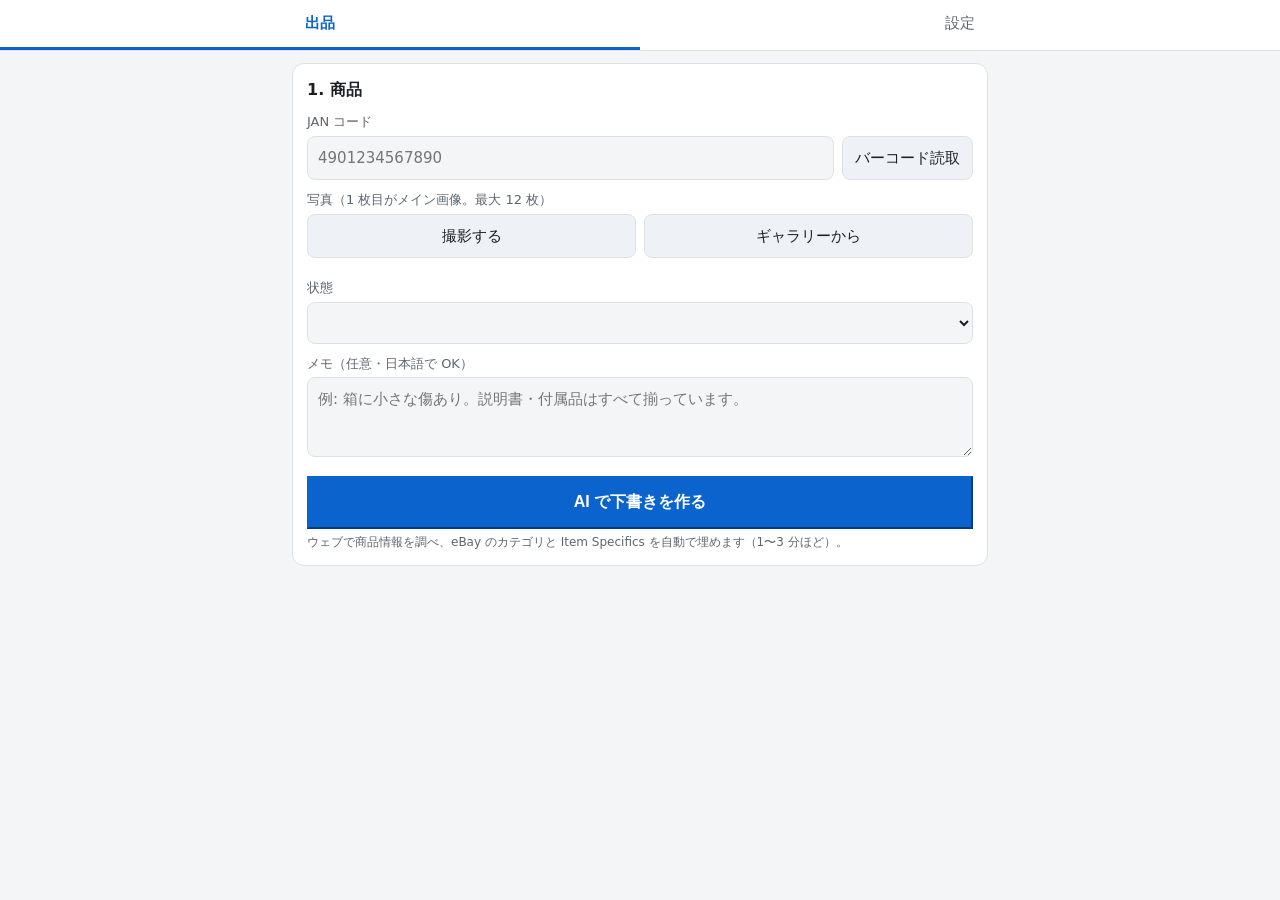
<file: ebay-lister/app/src/main/assets/index.html>
<!doctype html>
<html lang="ja">
<head>
<meta charset="utf-8">
<meta name="viewport" content="width=device-width, initial-scale=1, viewport-fit=cover">
<title>eBay 出品アシスタント</title>
<style>
:root {
  --bg: #f4f5f7; --card: #fff; --ink: #1b1f24; --sub: #5d6670; --line: #dde1e6;
  --accent: #0b63ce; --accent-ink: #fff; --warn: #b4232c; --ok: #1f7a3a; --chip: #eef2f7;
}
@media (prefers-color-scheme: dark) {
  :root { --bg: #121417; --card: #1c1f24; --ink: #e8eaed; --sub: #9aa3ad; --line: #2e333a;
          --accent: #5aa2ff; --accent-ink: #0b1220; --warn: #ff6b72; --ok: #5bd17f; --chip: #262b32; }
}
* { box-sizing: border-box; }
html, body { margin: 0; background: var(--bg); color: var(--ink);
  font: 15px/1.5 system-ui, -apple-system, "Noto Sans JP", sans-serif; }
header { position: sticky; top: 0; z-index: 5; background: var(--card); border-bottom: 1px solid var(--line);
  display: flex; }
header button { flex: 1; border: 0; background: none; color: var(--sub); padding: 14px 0; font-size: 15px;
  border-bottom: 3px solid transparent; }
header button.on { color: var(--accent); border-color: var(--accent); font-weight: 600; }
main { padding: 12px 12px 120px; max-width: 720px; margin: 0 auto; }
.card { background: var(--card); border: 1px solid var(--line); border-radius: 12px; padding: 14px; margin-bottom: 12px; }
.card h2 { font-size: 16px; margin: 0 0 10px; }
label { display: block; font-size: 13px; color: var(--sub); margin: 10px 0 4px; }
input, select, textarea { width: 100%; font: inherit; color: var(--ink); background: var(--bg);
  border: 1px solid var(--line); border-radius: 8px; padding: 10px; }
textarea { min-height: 80px; resize: vertical; }
.row { display: flex; gap: 8px; align-items: center; }
.row > * { flex: 1; }
.row > .shrink { flex: 0 0 auto; }
button.btn { font: inherit; border: 1px solid var(--line); background: var(--chip); color: var(--ink);
  border-radius: 8px; padding: 10px 12px; white-space: nowrap; }
button.primary { background: var(--accent); color: var(--accent-ink); border-color: var(--accent); font-weight: 600;
  width: 100%; padding: 14px; font-size: 16px; margin-top: 12px; }
button:disabled { opacity: .5; }
.photos { display: grid; grid-template-columns: repeat(4, 1fr); gap: 6px; margin-top: 10px; }
.photos div { position: relative; aspect-ratio: 1; border-radius: 8px; overflow: hidden; background: var(--chip); }
.photos img { width: 100%; height: 100%; object-fit: cover; }
.photos b { position: absolute; top: 2px; right: 2px; width: 24px; height: 24px; border-radius: 12px;
  background: rgba(0,0,0,.6); color: #fff; text-align: center; line-height: 24px; font-size: 14px; }
.hint { font-size: 12px; color: var(--sub); margin-top: 4px; }
.log { font-size: 13px; color: var(--sub); max-height: 160px; overflow: auto; }
.log div::before { content: "・"; }
.err { color: var(--warn); font-size: 14px; white-space: pre-wrap; }
.okmsg { color: var(--ok); font-weight: 600; }
.summary { background: var(--chip); border-radius: 8px; padding: 10px; font-size: 14px; white-space: pre-wrap; }
.sources a { display: block; font-size: 12px; color: var(--accent); word-break: break-all; }
.asp { border-top: 1px solid var(--line); padding: 6px 0; }
.asp:first-child { border-top: 0; }
.asp label { margin-top: 4px; }
.badge { display: inline-block; font-size: 11px; padding: 0 6px; border-radius: 4px; margin-left: 4px; vertical-align: 1px; }
.req { background: var(--warn); color: #fff; }
.rec { background: var(--chip); color: var(--sub); border: 1px solid var(--line); }
.missing input, .missing select { border-color: var(--warn); }
details summary { color: var(--accent); padding: 8px 0; }
.count { float: right; font-size: 12px; color: var(--sub); }
.count.over { color: var(--warn); font-weight: 600; }
.catlist button { display: block; width: 100%; text-align: left; margin-top: 6px; white-space: normal; }
.switch { display: flex; align-items: center; gap: 8px; margin-top: 10px; }
.switch input { width: auto; }
.status { font-weight: 600; }
.hidden { display: none !important; }
.steps { padding-left: 20px; font-size: 13px; color: var(--sub); }
.steps li { margin-bottom: 4px; }
</style>
</head>
<body>
<header>
  <button id="tabList" class="on" onclick="tab('list')">出品</button>
  <button id="tabSettings" onclick="tab('settings')">設定</button>
</header>

<main>
<!-- ====================== 出品タブ ====================== -->
<section id="pageList">
  <div class="card">
    <h2>1. 商品</h2>
    <label for="jan">JAN コード</label>
    <div class="row">
      <input id="jan" inputmode="numeric" placeholder="4901234567890">
      <button class="btn shrink" onclick="App.scan()">バーコード読取</button>
    </div>

    <label>写真（1 枚目がメイン画像。最大 12 枚）</label>
    <div class="row">
      <button class="btn" onclick="App.takePhoto()">撮影する</button>
      <button class="btn" onclick="App.pickPhotos()">ギャラリーから</button>
    </div>
    <div id="photos" class="photos"></div>

    <label for="condition">状態</label>
    <select id="condition"></select>

    <label for="notes">メモ（任意・日本語で OK）</label>
    <textarea id="notes" placeholder="例: 箱に小さな傷あり。説明書・付属品はすべて揃っています。"></textarea>

    <button id="analyzeBtn" class="primary" onclick="analyze()">AI で下書きを作る</button>
    <div class="hint">ウェブで商品情報を調べ、eBay のカテゴリと Item Specifics を自動で埋めます（1〜3 分ほど）。</div>
  </div>

  <div id="logCard" class="card hidden">
    <div id="log" class="log"></div>
    <div id="err" class="err"></div>
  </div>

  <div id="draftCard" class="hidden">
    <div class="card">
      <h2>2. 調べた結果</h2>
      <div id="productName" class="status"></div>
      <div id="summary" class="summary"></div>
      <details><summary>参照した情報源</summary><div id="sources" class="sources"></div></details>
    </div>

    <div class="card">
      <h2>3. 出品内容</h2>
      <label for="title">タイトル（英語）<span id="titleCount" class="count"></span></label>
      <input id="title" maxlength="120" oninput="countTitle()">

      <label>カテゴリ</label>
      <div id="catName" class="status"></div>
      <div class="row" style="margin-top:6px">
        <input id="catQuery" placeholder="別のカテゴリを探す（英語）">
        <button class="btn shrink" onclick="findCategory()">検索</button>
      </div>
      <div id="catList" class="catlist"></div>

      <div class="row">
        <div><label for="brand">ブランド</label><input id="brand"></div>
        <div><label for="mpn">型番 (MPN)</label><input id="mpn"></div>
      </div>
      <label for="gtin">GTIN（JAN/EAN/UPC）</label>
      <input id="gtin" inputmode="numeric">
    </div>

    <div class="card">
      <h2>Item Specifics</h2>
      <div class="hint">赤い「必須」は入力しないと出品できません。複数の値は「;」で区切ります。</div>
      <div id="aspects"></div>
      <details id="moreBox"><summary id="moreLabel">その他の項目</summary><div id="aspectsMore"></div></details>
    </div>

    <div class="card">
      <h2>状態・説明</h2>
      <label for="condition2">状態</label>
      <select id="condition2"></select>
      <label for="condDesc">状態の説明（英語・中古品のみ）</label>
      <textarea id="condDesc"></textarea>
      <label for="desc">商品説明（HTML）</label>
      <textarea id="desc" style="min-height:180px"></textarea>
    </div>

    <div class="card">
      <h2>価格</h2>
      <div class="row">
        <div><label for="price">価格 (<span id="cur">USD</span>)</label><input id="price" inputmode="decimal"></div>
        <div><label for="qty">数量</label><input id="qty" inputmode="numeric" value="1"></div>
      </div>
      <div id="priceNote" class="hint"></div>
      <button id="publishBtn" class="primary" onclick="publish()">eBay に出品する</button>
      <div id="pubErr" class="err"></div>
      <div id="pubOk"></div>
    </div>
  </div>
</section>

<!-- ====================== 設定タブ ====================== -->
<section id="pageSettings" class="hidden">
  <div class="card">
    <h2>Claude API</h2>
    <label for="claudeKey">API キー</label>
    <input id="claudeKey" type="password" placeholder="sk-ant-...">
    <div class="hint">console.anthropic.com の「API Keys」で発行します。商品の調査と下書き作成に使います。</div>
  </div>

  <div class="card">
    <h2>eBay アプリ設定</h2>
    <ol class="steps">
      <li>developer.ebay.com でアカウントを作り、Application Keys で Production（またはSandbox）のキーを発行</li>
      <li>「User Tokens」→「Get a Token from eBay via Your Application」で RuName を作成（accept URL は既定のままで可）</li>
      <li>下に Client ID（App ID）・Client Secret（Cert ID）・RuName を入れて保存</li>
    </ol>
    <div class="switch"><input type="checkbox" id="sandbox"><label for="sandbox" style="margin:0">サンドボックス（テスト環境）を使う</label></div>
    <label for="marketplace">出品先</label>
    <select id="marketplace"></select>
    <label for="ebayClientId">Client ID (App ID)</label>
    <input id="ebayClientId" autocapitalize="off">
    <label for="ebayClientSecret">Client Secret (Cert ID)</label>
    <input id="ebayClientSecret" type="password" autocapitalize="off">
    <label for="ebayRuName">RuName</label>
    <input id="ebayRuName" autocapitalize="off">
    <button class="primary" onclick="saveSettings(true)">保存</button>
  </div>

  <div class="card">
    <h2>eBay アカウント</h2>
    <div>状態: <span id="loginStatus" class="status"></span></div>
    <div class="row" style="margin-top:10px">
      <button class="btn" onclick="saveSettings(false); App.login()">eBay にログイン</button>
      <button class="btn" onclick="App.logout()">ログアウト</button>
    </div>
    <div id="loginErr" class="err"></div>
  </div>

  <div class="card">
    <h2>出品ポリシー・発送元</h2>
    <div class="hint">eBay の「Business Policies」で作った配送・支払い・返品ポリシーを選びます。</div>
    <button class="btn" style="margin-top:8px" onclick="App.loadAccount()">eBay から読み込む</button>
    <label for="fulfillmentPolicyId">配送ポリシー</label>
    <select id="fulfillmentPolicyId"></select>
    <label for="paymentPolicyId">支払いポリシー</label>
    <select id="paymentPolicyId"></select>
    <label for="returnPolicyId">返品ポリシー</label>
    <select id="returnPolicyId"></select>
    <label for="locationKey">発送元ロケーション</label>
    <select id="locationKey"></select>
    <details>
      <summary>発送元を新しく登録する</summary>
      <div class="row">
        <div><label for="locPostal">郵便番号</label><input id="locPostal" placeholder="100-0001"></div>
        <div><label for="locState">都道府県（ローマ字）</label><input id="locState" placeholder="Tokyo"></div>
      </div>
      <label for="locCity">市区町村（ローマ字）</label>
      <input id="locCity" placeholder="Chiyoda-ku">
      <button class="btn" style="margin-top:8px" onclick="createLocation()">登録</button>
    </details>
    <button class="primary" onclick="saveSettings(true)">保存</button>
    <div id="accountErr" class="err"></div>
  </div>
</section>
</main>

<script>
const $ = id => document.getElementById(id);
const SETTING_KEYS = ["claudeKey", "ebayClientId", "ebayClientSecret", "ebayRuName", "marketplace",
  "fulfillmentPolicyId", "paymentPolicyId", "returnPolicyId", "locationKey"];
let state = JSON.parse(App.state());
let draft = null;       // Claude が作った下書き
let aspectDefs = [];    // 現在のカテゴリのアスペクト定義
let busy = false;

function esc(s) { return String(s ?? "").replace(/[&<>"']/g, c => ({"&":"&amp;","<":"&lt;",">":"&gt;",'"':"&quot;","'":"&#39;"}[c])); }

function tab(name) {
  $("pageList").classList.toggle("hidden", name !== "list");
  $("pageSettings").classList.toggle("hidden", name !== "settings");
  $("tabList").classList.toggle("on", name === "list");
  $("tabSettings").classList.toggle("on", name === "settings");
  window.scrollTo(0, 0);
}

function fillOptions(sel, entries, value) {
  sel.innerHTML = entries.map(([v, l]) => `<option value="${esc(v)}">${esc(l)}</option>`).join("");
  if (value != null) sel.value = value;
}

// ---------------------------------------------------------------- 設定
function applySettings(s) {
  for (const k of SETTING_KEYS) {
    const el = $(k);
    if (!el) continue;
    if (el.tagName === "SELECT" && ![...el.options].some(o => o.value === s[k]) && s[k]) {
      el.insertAdjacentHTML("beforeend", `<option value="${esc(s[k])}">${esc(s[k])}</option>`);
    }
    el.value = s[k] ?? "";
  }
  $("sandbox").checked = !!s.sandbox;
}

function readSettings() {
  const s = {};
  for (const k of SETTING_KEYS) if ($(k)) s[k] = $(k).value;
  s.sandbox = $("sandbox").checked;
  return s;
}

function saveSettings(notify) {
  App.saveSettings(JSON.stringify(readSettings()));
  state = JSON.parse(App.state());
  $("cur").textContent = state.currency;
  if (notify) App.toast("保存しました");
}

function setLogin(loggedIn) {
  $("loginStatus").textContent = loggedIn ? "ログイン済み" : "未ログイン";
  $("loginStatus").style.color = loggedIn ? "var(--ok)" : "var(--warn)";
}

function createLocation() {
  if (!$("locPostal").value.trim()) { $("accountErr").textContent = "郵便番号を入れてください。"; return; }
  $("accountErr").textContent = "";
  App.createLocation(JSON.stringify({ postalCode: $("locPostal").value.trim(), city: $("locCity").value.trim(), state: $("locState").value.trim() }));
}

// ---------------------------------------------------------------- 下書き作成
function analyze() {
  if (busy) return;
  busy = true;
  $("analyzeBtn").disabled = true;
  $("analyzeBtn").textContent = "調べています…";
  $("logCard").classList.remove("hidden");
  $("log").innerHTML = "";
  $("err").textContent = "";
  App.analyze(JSON.stringify({ jan: $("jan").value.trim(), notes: $("notes").value, condition: $("condition").value }));
}

function doneAnalyze() {
  busy = false;
  $("analyzeBtn").disabled = false;
  $("analyzeBtn").textContent = "AI で下書きを作る";
}

function log(text) {
  $("log").insertAdjacentHTML("beforeend", `<div>${esc(text)}</div>`);
  $("log").scrollTop = $("log").scrollHeight;
}

function showDraft(d) {
  draft = d;
  $("draftCard").classList.remove("hidden");
  $("productName").textContent = d.product_name_ja || "";
  $("summary").textContent = d.summary_ja || "";
  $("sources").innerHTML = (d.sources || []).map(u => `<a href="#" data-u="${esc(u)}" onclick="App.openUrl(this.dataset.u);return false">${esc(u)}</a>`).join("");
  $("title").value = d.title || "";
  countTitle();
  $("catName").textContent = `${d.category_name || ""}（${d.category_id || "-"}）`;
  $("brand").value = d.brand || "";
  $("mpn").value = d.mpn || "";
  $("gtin").value = d.gtin || $("jan").value;
  $("condition2").value = $("condition").value;
  $("condDesc").value = d.condition_description || "";
  $("desc").value = d.description_html || "";
  $("price").value = d.suggested_price ? Number(d.suggested_price).toFixed(2) : "";
  $("priceNote").textContent = d.price_note_ja || "";
  $("pubErr").textContent = ""; $("pubOk").innerHTML = "";
  const values = {};
  (d.aspects || []).forEach(a => values[a.name] = a.values || []);
  renderAspects(d.aspect_defs || [], values);
  $("draftCard").scrollIntoView({ behavior: "smooth" });
}

function countTitle() {
  const n = $("title").value.length;
  $("titleCount").textContent = `${n}/80`;
  $("titleCount").classList.toggle("over", n > 80);
}

// ---------------------------------------------------------------- Item Specifics
function currentAspectValues() {
  const out = {};
  document.querySelectorAll("[data-aspect]").forEach(el => {
    const v = el.value.split(";").map(s => s.trim()).filter(Boolean);
    if (v.length) out[el.dataset.aspect] = v;
  });
  return out;
}

function renderAspects(defs, values) {
  aspectDefs = defs;
  const known = new Set(defs.map(d => d.name));
  // 定義に無いがClaudeが入れた値も残す（自由入力の追加項目として）
  const extras = Object.keys(values).filter(k => !known.has(k)).map(k => ({ name: k, required: false, mode: "FREE_TEXT", cardinality: "MULTI", usage: "OPTIONAL", values: [] }));
  const all = defs.concat(extras);
  const main = [], more = [];
  all.forEach((d, i) => {
    const has = (values[d.name] || []).length > 0;
    (d.required || d.usage === "RECOMMENDED" || has ? main : more).push(aspectRow(d, values[d.name] || [], i));
  });
  $("aspects").innerHTML = main.join("") || '<div class="hint">項目がありません</div>';
  $("aspectsMore").innerHTML = more.join("");
  $("moreLabel").textContent = `その他の項目（${more.length}）`;
  $("moreBox").classList.toggle("hidden", more.length === 0);
  markMissing();
}

function aspectRow(d, vals, i) {
  const id = "asp" + i;
  const badge = d.required ? '<span class="badge req">必須</span>' : d.usage === "RECOMMENDED" ? '<span class="badge rec">推奨</span>' : "";
  const multi = d.cardinality === "MULTI";
  let field;
  if (d.mode === "SELECTION_ONLY" && !multi && d.values.length) {
    const opts = [["", "（選択）"]].concat(d.values.map(v => [v, v]));
    if (vals[0] && !d.values.includes(vals[0])) opts.push([vals[0], vals[0] + "（候補外）"]);
    field = `<select id="${id}" data-aspect="${esc(d.name)}" onchange="markMissing()">` +
      opts.map(([v, l]) => `<option value="${esc(v)}" ${v === (vals[0] || "") ? "selected" : ""}>${esc(l)}</option>`).join("") + "</select>";
  } else {
    const list = d.values.length ? `<datalist id="${id}l">${d.values.slice(0, 300).map(v => `<option value="${esc(v)}">`).join("")}</datalist>` : "";
    field = `<input id="${id}" data-aspect="${esc(d.name)}" value="${esc(vals.join("; "))}" ${list ? `list="${id}l"` : ""} oninput="markMissing()" placeholder="${multi ? "複数可（; 区切り）" : ""}">${list}`;
  }
  return `<div class="asp" data-row="${esc(d.name)}" data-req="${d.required ? 1 : 0}"><label for="${id}">${esc(d.name)}${badge}</label>${field}</div>`;
}

function markMissing() {
  document.querySelectorAll(".asp").forEach(row => {
    const el = row.querySelector("[data-aspect]");
    row.classList.toggle("missing", row.dataset.req === "1" && !el.value.trim());
  });
}

function findCategory() {
  const q = $("catQuery").value.trim() || $("title").value.trim();
  if (!q) return;
  $("catList").innerHTML = '<div class="hint">検索中…</div>';
  App.suggestCategories(q);
}

function chooseCategory(id, name) {
  $("catList").innerHTML = '<div class="hint">項目を読み込み中…</div>';
  App.loadAspects(id, name);
}

// ---------------------------------------------------------------- 出品
function publish() {
  if (!draft || busy) return;
  const errs = [];
  const title = $("title").value.trim();
  if (!title) errs.push("タイトルが空です。");
  if (title.length > 80) errs.push("タイトルは 80 文字以内にしてください。");
  const price = parseFloat($("price").value);
  if (!(price > 0)) errs.push("価格を入れてください。");
  const values = currentAspectValues();
  const missing = aspectDefs.filter(d => d.required && !values[d.name]).map(d => d.name);
  if (missing.length) errs.push("必須の Item Specifics が未入力です: " + missing.join(", "));
  if (!$("photos").children.length) errs.push("写真が 1 枚以上必要です。");
  if (errs.length) { $("pubErr").textContent = errs.join("\n"); return; }

  if (!confirm(`${$("price").value} ${state.currency} で eBay に出品します。よろしいですか？`)) return;
  busy = true;
  $("publishBtn").disabled = true;
  $("publishBtn").textContent = "出品しています…";
  $("pubErr").textContent = ""; $("pubOk").innerHTML = "";
  $("logCard").classList.remove("hidden");
  App.publish(JSON.stringify({
    title, price: price.toFixed(2), quantity: parseInt($("qty").value || "1", 10) || 1,
    category_id: draft.category_id, condition: $("condition2").value,
    condition_description: $("condDesc").value.trim(), description_html: $("desc").value,
    brand: $("brand").value.trim(), mpn: $("mpn").value.trim(), gtin: $("gtin").value.trim(),
    aspects: values,
  }));
}

function donePublish() {
  busy = false;
  $("publishBtn").disabled = false;
  $("publishBtn").textContent = "eBay に出品する";
}

function resetItem() {
  draft = null;
  $("jan").value = ""; $("notes").value = "";
  $("draftCard").classList.add("hidden");
  $("logCard").classList.add("hidden");
  App.clearItem();
  window.scrollTo(0, 0);
}

// ---------------------------------------------------------------- ネイティブからのイベント
window.__native = (kind, d) => {
  switch (kind) {
    case "photos":
      $("photos").innerHTML = d.photos.map(p => `<div><img src="${p.thumb}"><b onclick="App.removePhoto('${esc(p.id)}')">×</b></div>`).join("");
      break;
    case "jan": $("jan").value = d.code; break;
    case "progress": log(d.text); break;
    case "draft": doneAnalyze(); log("下書きができました"); showDraft(d); break;
    case "categories":
      $("catList").innerHTML = d.list.map(c => `<button class="btn" onclick="chooseCategory('${esc(c.category_id)}', this.dataset.n)" data-n="${esc(c.path)}">${esc(c.path)}<br><span class="hint">${esc(c.category_id)}</span></button>`).join("") || '<div class="hint">見つかりませんでした</div>';
      break;
    case "aspects": {
      const keep = currentAspectValues();
      draft.category_id = d.category_id; draft.category_name = d.category_name;
      $("catName").textContent = `${d.category_name}（${d.category_id}）`;
      $("catList").innerHTML = "";
      renderAspects(d.defs, keep);
      break;
    }
    case "login": setLogin(d.loggedIn); $("loginErr").textContent = ""; break;
    case "account": {
      const p = d.policies;
      const opt = arr => [["", "（選択）"]].concat(arr.map(x => [x.id, x.name]));
      fillOptions($("fulfillmentPolicyId"), opt(p.fulfillment));
      fillOptions($("paymentPolicyId"), opt(p.payment));
      fillOptions($("returnPolicyId"), opt(p.return));
      fillOptions($("locationKey"), [["", "（選択）"]].concat(d.locations.map(l => [l.key, `${l.name || l.key}（${l.key}）`])));
      applySettings(d.settings);
      // 1 つしか無いものは自動で選ぶ
      [["fulfillmentPolicyId", p.fulfillment], ["paymentPolicyId", p.payment], ["returnPolicyId", p.return]]
        .forEach(([k, arr]) => { if (!$(k).value && arr.length === 1) $(k).value = arr[0].id; });
      if (!$("locationKey").value && d.locations.length === 1) $("locationKey").value = d.locations[0].key;
      $("accountErr").textContent = (p.fulfillment.length && p.payment.length && p.return.length) ? "" :
        "ポリシーが見つかりません。eBay の Seller Hub でビジネスポリシーを作成してください。";
      saveSettings(false);
      break;
    }
    case "published":
      donePublish();
      $("pubOk").innerHTML = `<div class="okmsg">出品しました（Item ID: ${esc(d.listingId)} / SKU: ${esc(d.sku)}）</div>
        <div class="row" style="margin-top:8px"><button class="btn" data-u="${esc(d.url)}" onclick="App.openUrl(this.dataset.u)">eBay で見る</button>
        <button class="btn" onclick="resetItem()">次の商品へ</button></div>`;
      log("出品が完了しました");
      break;
    case "error":
      if (d.where === "analyze") { doneAnalyze(); $("err").textContent = d.message; }
      else if (d.where === "publish") { donePublish(); $("pubErr").textContent = d.message; }
      else if (d.where === "login") { $("loginErr").textContent = d.message; }
      else if (d.where === "account") { $("accountErr").textContent = d.message; }
      else if (d.where === "category") { $("catList").innerHTML = `<div class="err">${esc(d.message)}</div>`; }
      else { App.toast(d.message); }
      break;
  }
};

// ---------------------------------------------------------------- 初期化
fillOptions($("condition"), Object.entries(state.conditions), "NEW");
fillOptions($("condition2"), Object.entries(state.conditions), "NEW");
fillOptions($("marketplace"), Object.entries(state.marketplaces));
applySettings(state.settings);
setLogin(state.loggedIn);
$("cur").textContent = state.currency;
App.refreshPhotos();
if (!state.settings.claudeKey) tab("settings");
</script>
</body>
</html>
</file>
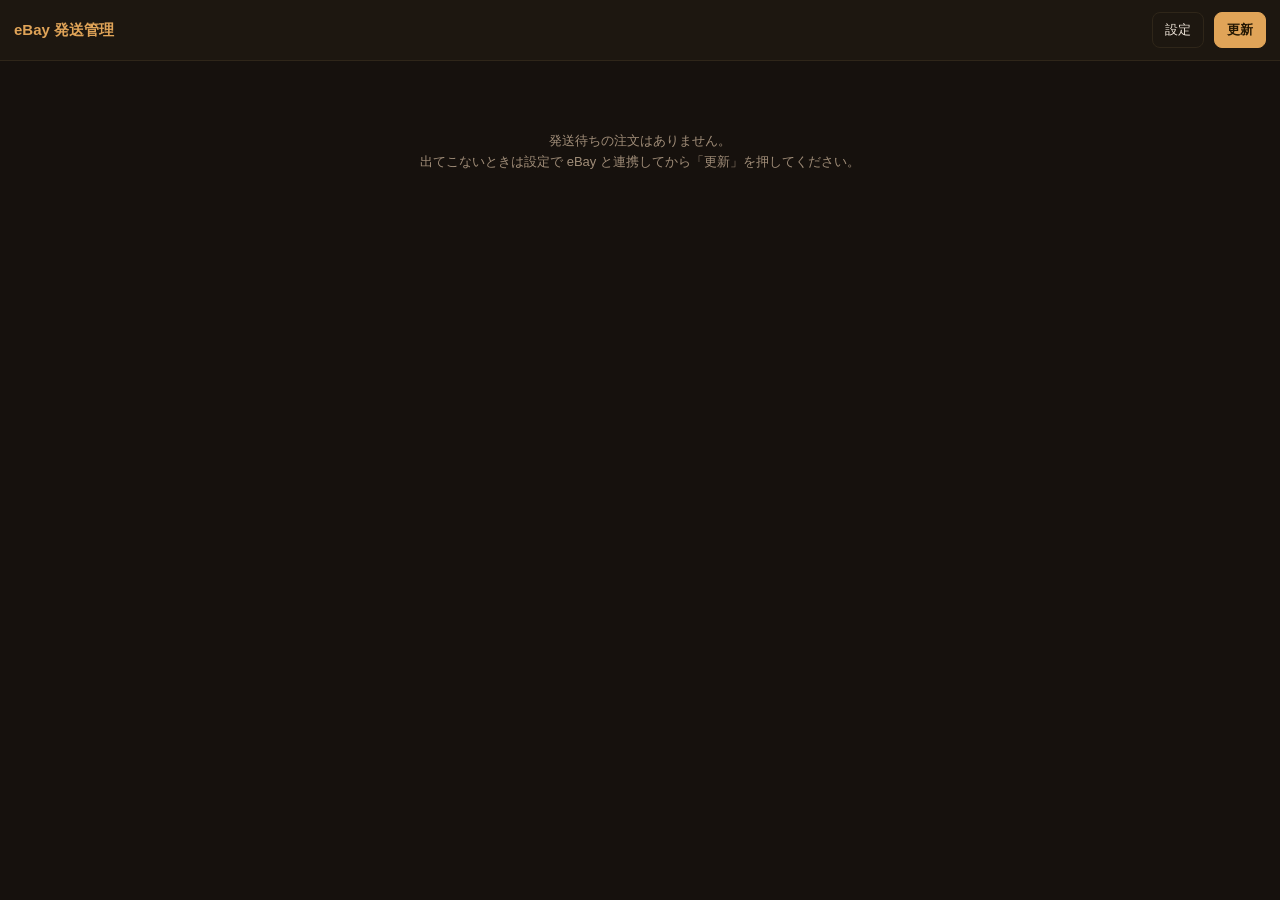
<file: ebayship/app/src/main/assets/index.html>
<!doctype html>
<html lang="ja">
<head>
<meta charset="utf-8">
<meta name="viewport" content="width=device-width,initial-scale=1,viewport-fit=cover">
<title>eBay 発送管理</title>
<style>
  :root{
    --bg:#16110d; --panel:#1d1710; --panel2:#241d15; --line:#2f2619;
    --text:#f0e6da; --dim:#a08d78; --accent:#e0a458; --accent2:#c8862f;
    --ok:#6fbf73; --bad:#e06c5f; --wait:#7aa7d8;
  }
  *{box-sizing:border-box; -webkit-tap-highlight-color:transparent}
  body{margin:0;background:var(--bg);color:var(--text);
       font-family:-apple-system,"Hiragino Kaku Gothic ProN","Noto Sans JP",sans-serif;
       font-size:14px;line-height:1.6;padding-bottom:24px}
  header{position:sticky;top:0;z-index:20;background:var(--panel);
         border-bottom:1px solid var(--line);padding:12px 14px;
         display:flex;align-items:center;gap:10px}
  header h1{font-size:15px;margin:0;flex:1;color:var(--accent);font-weight:700}
  button{font-family:inherit;font-size:13px;border-radius:8px;border:1px solid var(--line);
         background:var(--panel2);color:var(--text);padding:8px 12px}
  button:active{opacity:.6}
  .primary{background:var(--accent);color:#231703;border-color:var(--accent);font-weight:700}
  .ghost{background:transparent}
  .bar{padding:8px 14px;font-size:12px;color:var(--dim);
       background:var(--panel);border-bottom:1px solid var(--line);display:none}
  .bar.on{display:block}
  .bar.bad{color:var(--bad)}

  .list{padding:10px 12px}
  .card{background:var(--panel);border:1px solid var(--line);border-radius:12px;
        padding:12px 14px;margin-bottom:10px}
  .card .head{display:flex;gap:10px;align-items:flex-start}
  .card .head > div{flex:1;min-width:0}
  .date{font-size:11px;color:var(--dim);letter-spacing:.02em}
  .title{font-size:14px;font-weight:700;margin-top:2px;
         overflow:hidden;display:-webkit-box;-webkit-line-clamp:2;-webkit-box-orient:vertical}
  .meta{font-size:11px;color:var(--dim);margin-top:3px}
  .badge{font-size:10px;padding:3px 8px;border-radius:999px;white-space:nowrap;
         border:1px solid var(--line);color:var(--dim)}
  .badge.new{color:var(--accent);border-color:var(--accent2)}
  .badge.submitted{color:var(--wait);border-color:#3a4a5e}
  .badge.qr{color:var(--ok);border-color:#3a5a3c}
  .badge.shipped{color:var(--dim)}
  .row{display:flex;gap:8px;margin-top:10px;flex-wrap:wrap;align-items:center}
  .row button{flex:1;min-width:110px}
  .track{flex:1;min-width:120px}

  input,select,textarea{width:100%;background:var(--panel2);color:var(--text);
        border:1px solid var(--line);border-radius:8px;padding:10px 12px;font-size:14px;
        font-family:inherit}
  label{display:block;font-size:11px;color:var(--dim);margin:12px 0 4px}
  .hint{font-size:11px;color:var(--dim);margin-top:4px}

  .sheet{position:fixed;inset:0;background:var(--bg);z-index:30;overflow-y:auto;display:none}
  .sheet.on{display:block}
  .sheet header{background:var(--panel)}
  .sheet .body{padding:14px 16px 40px}
  .addr{background:var(--panel);border:1px solid var(--line);border-radius:10px;
        padding:12px 14px;font-size:13px;white-space:pre-wrap;line-height:1.7}
  .sect{font-size:12px;color:var(--accent);font-weight:700;margin:22px 0 2px;
        border-bottom:1px solid var(--line);padding-bottom:6px}
  .empty{text-align:center;color:var(--dim);padding:60px 20px;font-size:13px}
  .two{display:flex;gap:10px}
  .two > div{flex:1}
  .sticky{position:sticky;bottom:0;background:linear-gradient(180deg,transparent,var(--bg) 30%);
          padding:16px 0 6px}
  .sticky button{width:100%;padding:14px}
</style>
</head>
<body>

<header>
  <h1>eBay 発送管理</h1>
  <button class="ghost" onclick="openSettings()">設定</button>
  <button class="primary" onclick="App.refresh()">更新</button>
</header>

<div id="bar" class="bar"></div>
<div id="list" class="list"></div>

<!-- 明細 -->
<div id="detail" class="sheet">
  <header>
    <h1 id="dTitleHead">発送情報の入力</h1>
    <button class="ghost" onclick="closeDetail()">閉じる</button>
  </header>
  <div class="body">
    <div class="sect">商品</div>
    <div id="dTitle" class="addr"></div>

    <div class="sect">お届け先</div>
    <div id="dAddr" class="addr"></div>

    <div class="sect">内容品</div>
    <label>商品内容（内容品の品名・英語で）</label>
    <input id="fContent" placeholder="Used camera lens">
    <div class="two">
      <div>
        <label>重量（g）</label>
        <input id="fWeight" inputmode="numeric" placeholder="500">
      </div>
      <div>
        <label>個数</label>
        <input id="fQty" inputmode="numeric" placeholder="1">
      </div>
    </div>
    <div class="two">
      <div>
        <label>HS コード</label>
        <input id="fHs" inputmode="numeric" placeholder="9002.11">
      </div>
      <div>
        <label>原産国</label>
        <input id="fOrigin" placeholder="JP">
      </div>
    </div>
    <label>商品金額</label>
    <input id="fValue" inputmode="numeric" placeholder="8000">
    <div class="hint" id="dPriceHint"></div>

    <div class="sticky">
      <button class="primary" onclick="submitDetail()">決定（マイページへ）</button>
    </div>
  </div>
</div>

<!-- 設定 -->
<div id="settings" class="sheet">
  <header>
    <h1>設定</h1>
    <button class="ghost" onclick="closeSettings()">閉じる</button>
    <button class="primary" onclick="saveSettings()">保存</button>
  </header>
  <div class="body">
    <div class="sect">まとめて貼り付け</div>
    <div class="hint">スマホで長い文字列を打たずに済むように、
      <code>App ID = xxxx</code> のような行を並べて貼り付けると一度に取り込めます。
      JSON でも読みます。</div>
    <label>貼り付け欄</label>
    <textarea id="sBulk" rows="6" placeholder="環境 = サンドボックス
App ID = tetsuhir-py-SBX-...
Cert ID = SBX-...
RuName = ..."></textarea>
    <div class="row">
      <button onclick="importBulk()">取り込む</button>
      <button id="sSeedBtn" onclick="App.applySeeds()" style="display:none">
        埋め込み値を読み込む</button>
    </div>
    <div class="hint" id="sSeedHint"></div>

    <div class="sect">eBay</div>
    <label>環境</label>
    <select id="sEnv"><option value="production">本番</option><option value="sandbox">サンドボックス</option></select>
    <div class="hint" id="sEnvHint"></div>
    <label>App ID (Client ID)</label><input id="sClientId" autocapitalize="off">
    <label>Cert ID (Client Secret)</label><input id="sClientSecret" type="password" autocapitalize="off">
    <label>RuName (redirect_uri)</label><input id="sRuName" autocapitalize="off">
    <div class="row">
      <button onclick="App.linkEbay()">eBay と連携する</button>
      <button onclick="App.unlinkEbay()">連携を解除</button>
    </div>
    <div class="hint" id="sLinked"></div>
    <label>配送業者コード（追跡番号の登録先）</label><input id="sCarrier" autocapitalize="off">

    <div class="sect">国際郵便マイページ</div>
    <label>ログイン ID</label><input id="sJpId" autocapitalize="off">
    <label>パスワード</label><input id="sJpPw" type="password">
    <label>開始 URL</label><input id="sJpUrl" autocapitalize="off">
    <label>入力のあと自動で「次へ」を押す</label>
    <select id="sJpAuto">
      <option value="">押さない（自分で確認する）</option>
      <option value="1">押す</option>
    </select>
    <div class="hint">全部の欄が埋まった画面だけ自動で進みます。
      取り消せない「登録」「送信」は自動では押しません。</div>
    <div class="row"><button onclick="App.resetJpProfile()">覚えた入力欄を消す</button></div>

    <div class="sect">二次元コードのメール（IMAP）</div>
    <label>サーバ</label><input id="sMailHost" autocapitalize="off">
    <label>ポート</label><input id="sMailPort" inputmode="numeric">
    <label>ユーザ（メールアドレス）</label><input id="sMailUser" autocapitalize="off">
    <label>パスワード（Gmail はアプリパスワード）</label><input id="sMailPw" type="password">
    <label>フォルダ</label><input id="sMailFolder" autocapitalize="off">
    <label>件名に含まれる語</label><input id="sMailSubject">

    <div class="sect">ご依頼主（送り状の差出人）</div>
    <label>氏名</label><input id="sFromName">
    <label>郵便番号</label><input id="sFromPostal" inputmode="numeric">
    <label>住所</label><input id="sFromAddress">
    <label>電話番号</label><input id="sFromPhone" inputmode="tel">

    <div class="sect">内容品の初期値</div>
    <label>HS コード</label><input id="sDefHs" inputmode="numeric">
    <label>原産国</label><input id="sDefOrigin">
    <label>重量（g）</label><input id="sDefWeight" inputmode="numeric">

    <div class="sticky">
      <button class="primary" onclick="saveSettings()">保存</button>
    </div>
  </div>
</div>

<script>
var orders = [];
var current = null;
var settings = {};

function esc(s){
  return String(s == null ? "" : s)
    .replace(/&/g,"&amp;").replace(/</g,"&lt;").replace(/>/g,"&gt;")
    .replace(/"/g,"&quot;").replace(/'/g,"&#39;");
}

function jst(iso){
  if(!iso) return "";
  var d = new Date(iso);
  if(isNaN(d.getTime())) return iso;
  var p = function(n){ return (n<10?"0":"") + n; };
  var s = d.toLocaleString("ja-JP",{timeZone:"Asia/Tokyo",year:"numeric",month:"2-digit",
          day:"2-digit",hour:"2-digit",minute:"2-digit"});
  return s.replace(/\//g,"/");
}

function stamp(ms){
  if(!ms) return "";
  return jst(new Date(Number(ms)).toISOString());
}

function bar(msg, bad){
  var b = document.getElementById("bar");
  if(!msg){ b.className = "bar"; b.textContent = ""; return; }
  b.className = "bar on" + (bad ? " bad" : "");
  b.textContent = msg;
}

var BADGE = {
  "new":       ["未入力", "new"],
  "submitted": ["登録済・コード待ち", "submitted"],
  "qr":        ["二次元コードあり", "qr"],
  "shipped":   ["発送済み", "shipped"]
};

function render(){
  var el = document.getElementById("list");
  if(!orders.length){
    el.innerHTML = '<div class="empty">発送待ちの注文はありません。<br>' +
      '出てこないときは設定で eBay と連携してから「更新」を押してください。</div>';
    return;
  }
  var html = "";
  for(var i=0;i<orders.length;i++){
    var o = orders[i];
    var st = o.state || "new";
    var b = BADGE[st] || BADGE["new"];
    var a = o.address || {};
    html += '<div class="card">';
    html +=   '<div class="head" onclick="openDetail(\'' + esc(o.orderId) + '\')">';
    html +=     '<div>';
    html +=       '<div class="date">' + esc(jst(o.creationDate)) + '</div>';
    html +=       '<div class="title">' + esc(o.title) + '</div>';
    html +=       '<div class="meta">' + esc(a.name || "") + ' / ' + esc(a.country || "") +
                  (o.buyer ? ' / ' + esc(o.buyer) : '') + '</div>';
    html +=     '</div>';
    html +=     '<span class="badge ' + b[1] + '">' + b[0] + '</span>';
    html +=   '</div>';

    if(st === "submitted"){
      html += '<div class="row">';
      html +=   '<button onclick="App.checkMail(\'' + esc(o.orderId) + '\')">メールを確認</button>';
      html +=   '<button class="ghost" onclick="App.setState(\'' + esc(o.orderId) + '\',\'new\')">やり直す</button>';
      html += '</div>';
    }

    if(st === "qr" || st === "shipped"){
      html += '<div class="row">';
      if(o.qrUrl){
        html += '<button class="primary" onclick="App.openUrl(\'' + esc(o.qrUrl) + '\')">二次元コードを表示</button>';
      }
      html += '</div>';
    }

    if(st === "qr"){
      html += '<div class="row">';
      html +=   '<input class="track" id="tr_' + esc(o.orderId) + '" placeholder="お問い合わせ番号" ' +
                'value="' + esc(o.trackingNo || "") + '" autocapitalize="characters">';
      html +=   '<button class="primary" onclick="ship(\'' + esc(o.orderId) + '\')">発送済み</button>';
      html += '</div>';
    }

    if(st === "shipped"){
      html += '<div class="meta">' + esc(o.trackingNo || "") + ' / ' + esc(stamp(o.shippedAt)) + '</div>';
    }
    html += '</div>';
  }
  var anyShipped = orders.some(function(o){ return o.state === "shipped"; });
  if(anyShipped){
    html += '<div class="row"><button onclick="App.clearShipped()">発送済みを一覧から消す</button></div>';
  }
  el.innerHTML = html;
}

function find(id){
  for(var i=0;i<orders.length;i++){ if(orders[i].orderId === id) return orders[i]; }
  return null;
}

function openDetail(id){
  var o = find(id);
  if(!o) return;
  current = o;
  var a = o.address || {};
  var f = o.form || {};

  document.getElementById("dTitle").textContent = o.title || "";
  var lines = [];
  if(a.name) lines.push(a.name);
  if(a.line1) lines.push(a.line1);
  if(a.line2) lines.push(a.line2);
  var city = [a.city, a.state, a.postal].filter(Boolean).join(" ");
  if(city) lines.push(city);
  if(a.country) lines.push(a.country);
  if(a.phone) lines.push("TEL " + a.phone);
  if(a.email) lines.push(a.email);
  document.getElementById("dAddr").textContent = lines.join("\n");

  document.getElementById("fContent").value = f.content || o.title || "";
  document.getElementById("fWeight").value  = f.weight  || settings.defWeight || "";
  document.getElementById("fQty").value     = f.quantity || o.quantity || 1;
  document.getElementById("fHs").value      = f.hsCode  || settings.defHsCode || "";
  document.getElementById("fOrigin").value  = f.origin  || settings.defOrigin || "JP";
  document.getElementById("fValue").value   = f.value   || "";
  document.getElementById("dPriceHint").textContent =
    o.totalValue ? ("eBay の受注額 " + o.totalValue + " " + (o.totalCurrency || "")) : "";

  document.getElementById("detail").classList.add("on");
  window.scrollTo(0,0);
}

function closeDetail(){
  if(current) App.saveForm(current.orderId, JSON.stringify(formValues()));
  document.getElementById("detail").classList.remove("on");
  current = null;
}

function formValues(){
  return {
    content:  document.getElementById("fContent").value.trim(),
    weight:   document.getElementById("fWeight").value.trim(),
    quantity: document.getElementById("fQty").value.trim(),
    hsCode:   document.getElementById("fHs").value.trim(),
    origin:   document.getElementById("fOrigin").value.trim(),
    value:    document.getElementById("fValue").value.trim()
  };
}

function submitDetail(){
  if(!current) return;
  var f = formValues();
  if(!f.content){ bar("商品内容を入れてください", true); return; }
  var id = current.orderId;
  document.getElementById("detail").classList.remove("on");
  current = null;
  App.submit(id, JSON.stringify(f));
}

function ship(id){
  var el = document.getElementById("tr_" + id);
  App.markShipped(id, el ? el.value.trim() : "");
}

// ------------------------------------------------------------------ 設定

var S = [
  ["sEnv","ebayEnv"], ["sClientId","ebayClientId"], ["sClientSecret","ebayClientSecret"],
  ["sRuName","ebayRuName"], ["sCarrier","carrierCode"],
  ["sJpId","jpLoginId"], ["sJpPw","jpPassword"], ["sJpUrl","jpStartUrl"],
  ["sJpAuto","jpAutoAdvance"],
  ["sMailHost","mailHost"], ["sMailPort","mailPort"], ["sMailUser","mailUser"],
  ["sMailPw","mailPassword"], ["sMailFolder","mailFolder"], ["sMailSubject","mailSubject"],
  ["sFromName","fromName"], ["sFromPostal","fromPostal"], ["sFromAddress","fromAddress"],
  ["sFromPhone","fromPhone"],
  ["sDefHs","defHsCode"], ["sDefOrigin","defOrigin"], ["sDefWeight","defWeight"]
];

function fillSettings(s){
  settings = s || {};
  // sBulk は貼り付け専用なので S の表には入れない
  for(var i=0;i<S.length;i++){
    var el = document.getElementById(S[i][0]);
    if(el) el.value = settings[S[i][1]] == null ? "" : settings[S[i][1]];
  }
  document.getElementById("sLinked").textContent =
    settings.ebayLinked ? "連携済みです" : "まだ連携していません";

  // 非公開リポジトリでビルドすると認証情報が APK に焼き込まれる
  var seedBtn = document.getElementById("sSeedBtn");
  var seedHint = document.getElementById("sSeedHint");
  if(settings.hasSeeds){
    seedBtn.style.display = "";
    seedHint.textContent = "この APK には認証情報が焼き込まれています。" +
      "初回起動時に入っているので、普段は押す必要はありません。";
  } else {
    seedBtn.style.display = "none";
    seedHint.textContent = "";
  }

  // App ID 自体が SBX / PRD を持っているので、環境はそちらを正とする
  var id = String(settings.ebayClientId || "").toUpperCase();
  var hint = document.getElementById("sEnvHint");
  if(id.indexOf("-SBX-") >= 0){
    hint.textContent = "App ID がサンドボックスのものなので、サンドボックスとして扱います。";
  } else if(id.indexOf("-PRD-") >= 0){
    hint.textContent = "App ID が本番のものなので、本番として扱います。";
  } else {
    hint.textContent = "App ID から環境が読み取れないときだけ、ここの選択を使います。";
  }
}

function importBulk(){
  var el = document.getElementById("sBulk");
  var t = el.value.trim();
  if(!t){ bar("貼り付け欄が空です", true); return; }
  App.importSettings(t);
  el.value = "";
}

function openSettings(){
  fillSettings(JSON.parse(App.getSettings()));
  document.getElementById("settings").classList.add("on");
  window.scrollTo(0,0);
}

function closeSettings(){
  document.getElementById("settings").classList.remove("on");
}

function saveSettings(){
  var out = {};
  for(var i=0;i<S.length;i++){
    var el = document.getElementById(S[i][0]);
    if(el) out[S[i][1]] = el.value.trim();
  }
  App.saveSettings(JSON.stringify(out));
  settings = out;
  bar("設定を保存しました");
  closeSettings();
}

// ------------------------------------------------------- Kotlin からの知らせ

window.__native = function(kind, data){
  if(kind === "orders"){
    orders = data.orders || [];
    render();
    if(data.msg) bar(data.msg);
  } else if(kind === "busy"){
    if(data.on) bar(data.msg || "処理中…"); else bar("");
  } else if(kind === "toast"){
    bar(data.msg, data.bad);
  } else if(kind === "settings"){
    fillSettings(data);
  }
};

// 起動したらまず手元の一覧を出し、そのまま eBay に取りに行く
try {
  orders = JSON.parse(App.getOrders());
  settings = JSON.parse(App.getSettings());
} catch(e){ orders = []; }
render();
App.refresh();
</script>
</body>
</html>
</file>
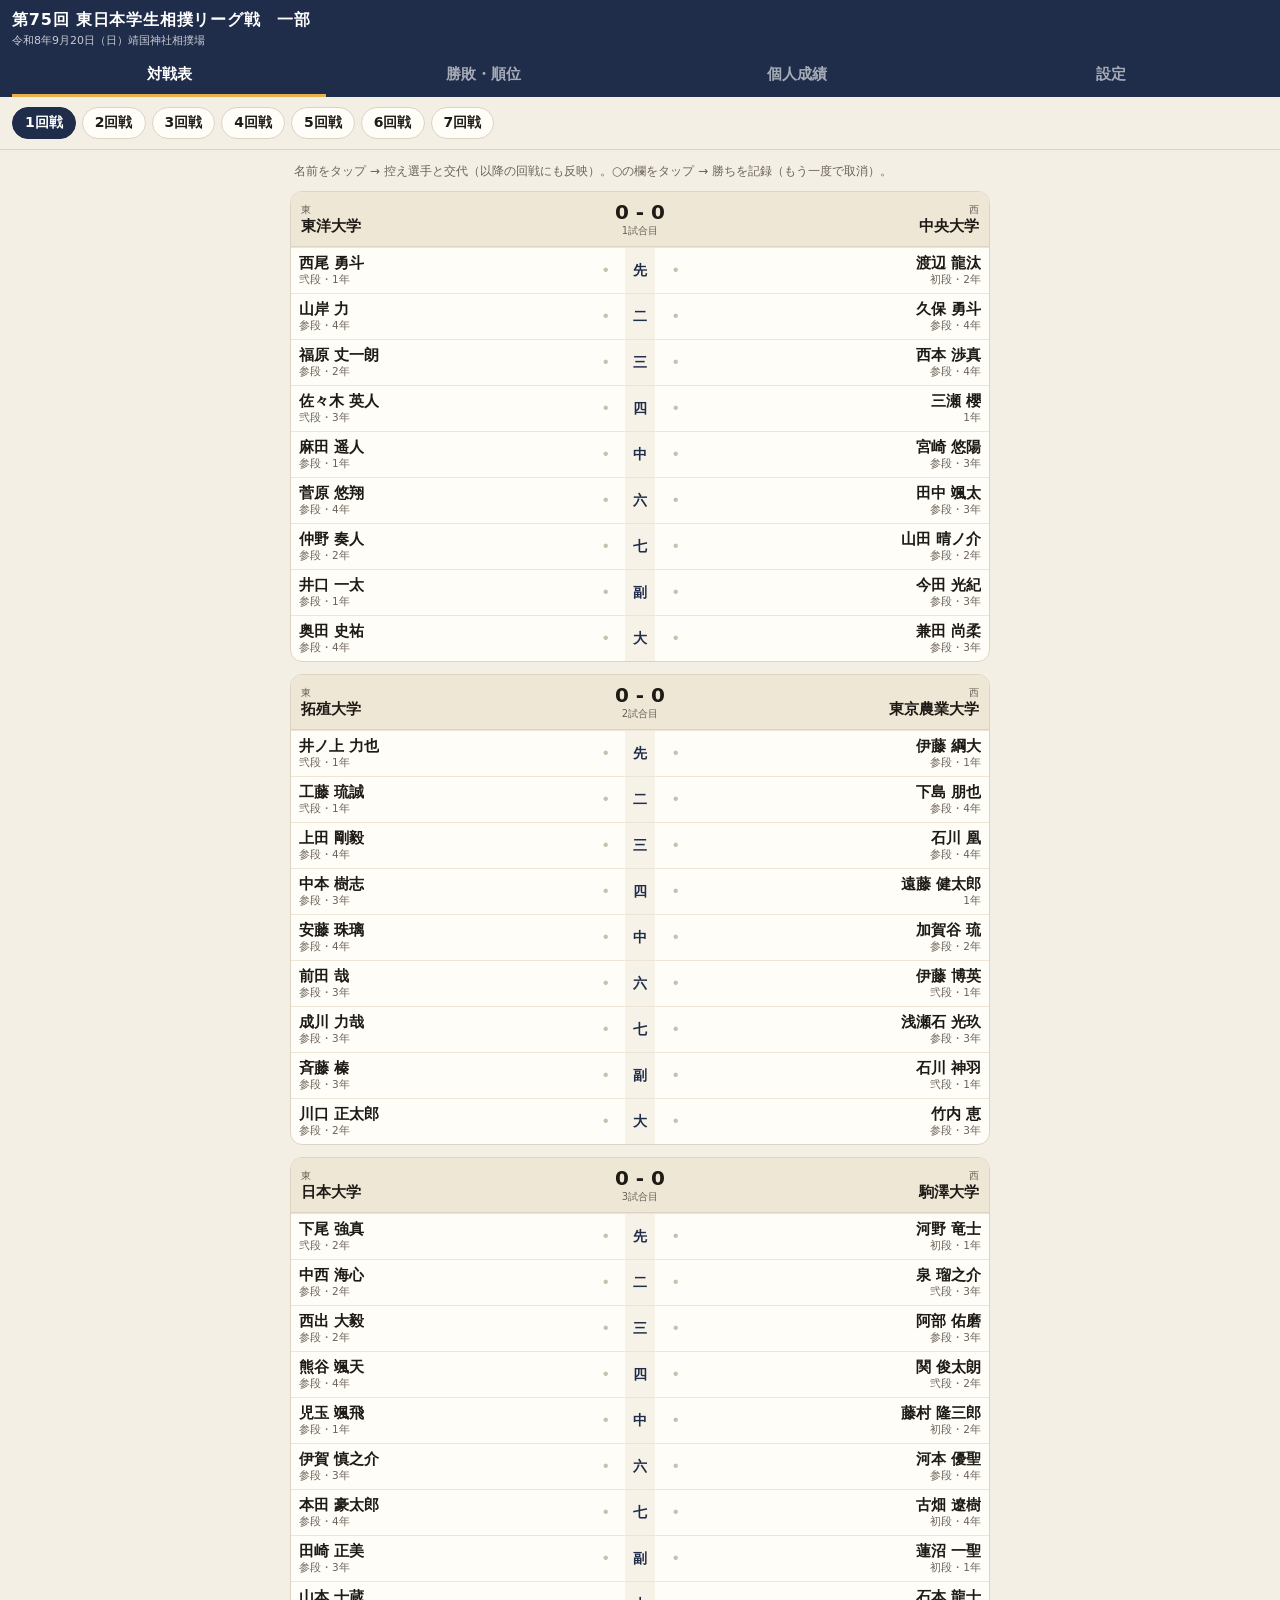
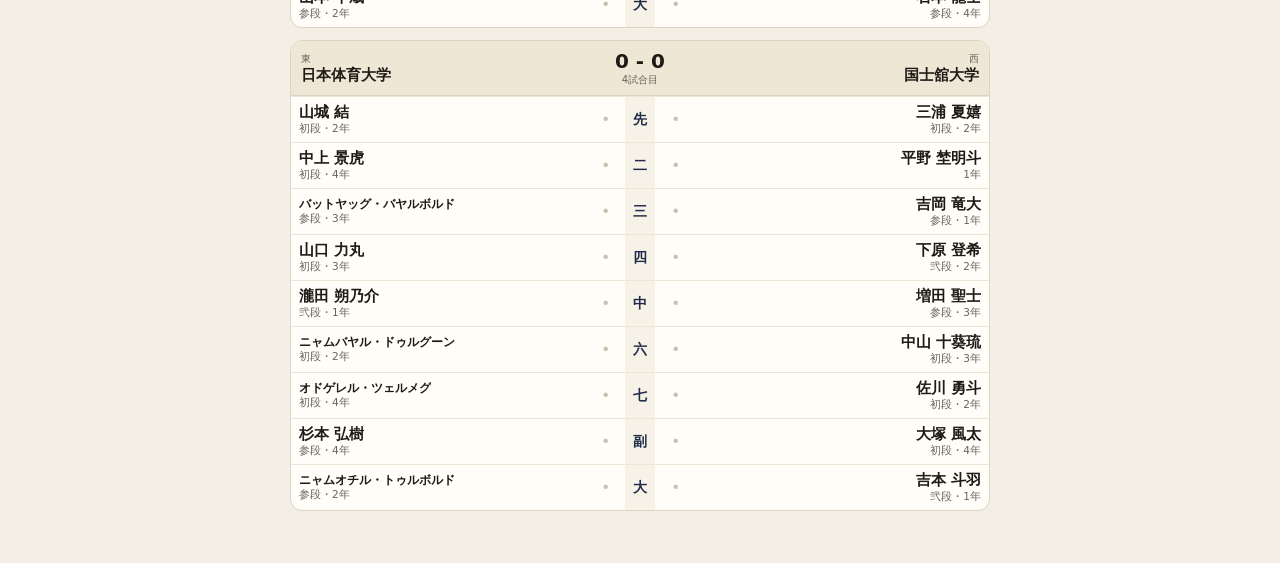
<file: sumo-league/app/src/main/assets/index.html>
<!doctype html>
<html lang="ja">
<head>
<meta charset="utf-8">
<meta name="viewport" content="width=device-width,initial-scale=1,viewport-fit=cover">
<title>一部リーグ対戦表</title>
<style>
:root{
  --bg:#f4efe4; --card:#fffdf8; --ink:#1e1a16; --sub:#6b6258; --line:#ddd3c2;
  --navy:#1f2d4a; --red:#b3261e; --red-soft:#f6dcd9; --blue:#1d4f91; --blue-soft:#dbe6f5;
  --gold:#a6781c; --warn:#d9480f;
}
*{box-sizing:border-box;-webkit-tap-highlight-color:transparent}
html,body{margin:0;background:var(--bg);color:var(--ink);
  font-family:"Hiragino Sans","Noto Sans JP","Noto Sans CJK JP",system-ui,sans-serif;font-size:15px}
button{font:inherit;color:inherit}
header{position:sticky;top:0;z-index:10;background:var(--navy);color:#fff;padding:10px 12px 0}
header h1{margin:0;font-size:16px;font-weight:700;letter-spacing:.05em}
header .meta{font-size:11px;opacity:.75;margin-top:2px}
nav.tabs{display:flex;margin-top:8px}
nav.tabs button{flex:1;background:none;border:0;color:#fff;opacity:.6;padding:9px 0 10px;
  font-weight:700;border-bottom:3px solid transparent}
nav.tabs button.on{opacity:1;border-bottom-color:#e8b04a}
.rounds{display:flex;gap:6px;overflow-x:auto;padding:10px 12px;background:var(--bg);
  position:sticky;top:var(--hh,84px);z-index:9;border-bottom:1px solid var(--line)}
.rounds button{flex:0 0 auto;border:1px solid var(--line);background:var(--card);border-radius:18px;
  padding:6px 12px;font-size:14px;font-weight:700;position:relative}
.rounds button.on{background:var(--navy);color:#fff;border-color:var(--navy)}
.rounds button .dot{position:absolute;top:2px;right:4px;width:7px;height:7px;border-radius:50%;background:#2f9e44}
main{padding:10px 10px 40px;max-width:720px;margin:0 auto}
.card{background:var(--card);border:1px solid var(--line);border-radius:12px;margin-bottom:12px;overflow:hidden}
.mhead{display:grid;grid-template-columns:1fr auto 1fr;align-items:center;padding:8px 10px;
  background:#efe7d6;border-bottom:1px solid var(--line);gap:6px}
.mhead .tn{font-weight:800;font-size:15px}
.mhead .tn.e{text-align:left}.mhead .tn.w{text-align:right}
.mhead .side{font-size:10px;color:var(--sub);font-weight:400;display:block}
.mhead .score{font-size:20px;font-weight:800;text-align:center;min-width:72px;font-variant-numeric:tabular-nums}
.mhead .score small{display:block;font-size:10px;color:var(--sub);font-weight:400}
.tn.win{color:var(--red)}
.badge{display:inline-block;font-size:10px;padding:1px 6px;border-radius:9px;background:var(--red);color:#fff;
  vertical-align:middle;margin:0 2px;font-weight:700}
.bout{display:grid;grid-template-columns:minmax(0,1fr) 40px 30px 40px minmax(0,1fr);align-items:stretch;border-top:1px solid #eee5d6;min-height:46px}
.bout:first-of-type{border-top:0}
.nm{display:flex;flex-direction:column;justify-content:center;padding:4px 8px;cursor:pointer;min-width:0}
.nm .n{font-weight:700;font-size:15px;overflow:hidden;text-overflow:ellipsis;white-space:nowrap}
.nm .d{font-size:10.5px;color:var(--sub)}
.nm .n.long{font-size:12px;white-space:normal;line-height:1.25;word-break:break-all}
.nm.e{align-items:flex-start}.nm.w{align-items:flex-end;text-align:right}
.nm:active{background:#f1ead9}
.nm.subbed .n{color:var(--blue)}
.nm.dup .n{color:var(--warn)}
.tag{font-size:9.5px;border-radius:4px;padding:0 4px;margin-left:3px;background:var(--blue-soft);color:var(--blue);font-weight:700}
.tag.warn{background:#ffe3d3;color:var(--warn)}
.pos{display:flex;align-items:center;justify-content:center;font-weight:800;color:var(--navy);font-size:14px;background:#f7f2e7}
.mk{border:0;background:none;font-size:22px;font-weight:700;display:flex;align-items:center;justify-content:center;color:#c9bfae}
.mk.win{color:var(--red)}
.mk.lose{color:#2b2b2b}
.mk:active{background:#f1ead9}
.hint{font-size:12px;color:var(--sub);margin:2px 4px 10px;line-height:1.6}

table.st{width:100%;border-collapse:collapse;background:var(--card);font-size:13px}
table.st th,table.st td{border:1px solid var(--line);padding:6px 4px;text-align:center}
table.st th{background:#efe7d6;font-weight:700}
table.st td.team{text-align:left;font-weight:700;white-space:nowrap}
table.st tr.r1 td{background:#fff3d6}
.rank{font-weight:800;font-size:16px}
.matrix-wrap{overflow-x:auto;border-radius:12px;border:1px solid var(--line);margin-bottom:12px}
table.mx{border-collapse:collapse;background:var(--card);font-size:12px;min-width:100%}
table.mx th,table.mx td{border:1px solid var(--line);padding:4px 3px;text-align:center;white-space:nowrap}
table.mx th{background:#efe7d6;font-weight:700}
table.mx td.self{background:repeating-linear-gradient(45deg,#eee6d6 0 4px,#f7f2e7 4px 8px)}
table.mx td .w{color:var(--red);font-weight:800}
table.mx td .l{color:#222;font-weight:800}
table.mx td small{display:block;color:var(--sub);font-size:10px}
h2{font-size:15px;margin:16px 4px 8px;color:var(--navy)}
.plist .row{display:grid;grid-template-columns:44px 1fr auto;gap:6px;align-items:center;padding:8px 10px;border-top:1px solid #eee5d6}
.plist .row:first-child{border-top:0}
.plist .p{font-size:11px;color:var(--sub);text-align:center}
.plist .nmx{font-weight:700}
.plist .stars{font-size:12px;letter-spacing:1px;color:var(--sub)}
.plist .stars .w{color:var(--red)}
.plist .rec{font-weight:800;font-variant-numeric:tabular-nums;text-align:right}
.plist .rec small{display:block;font-size:10px;color:var(--sub);font-weight:400}
.zensho{color:var(--gold)}
.sel{display:flex;gap:6px;flex-wrap:wrap;margin:6px 0 10px}
.sel button{border:1px solid var(--line);background:var(--card);border-radius:16px;padding:5px 11px;font-size:13px}
.sel button.on{background:var(--navy);color:#fff;border-color:var(--navy)}
.btn{display:block;width:100%;border:1px solid var(--line);background:var(--card);border-radius:10px;padding:12px;
  font-weight:700;margin-bottom:8px;text-align:center}
.btn.primary{background:var(--navy);color:#fff;border-color:var(--navy)}
.btn.danger{color:var(--red);border-color:#e5b9b5}
textarea{width:100%;min-height:120px;font-family:monospace;font-size:11px;border:1px solid var(--line);border-radius:8px;padding:8px}

/* sheet */
.veil{position:fixed;inset:0;background:rgba(0,0,0,.4);z-index:50;display:none}
.veil.on{display:block}
.sheet{position:fixed;left:0;right:0;bottom:0;z-index:51;background:var(--card);border-radius:16px 16px 0 0;
  max-height:85vh;overflow-y:auto;transform:translateY(105%);transition:transform .18s ease-out,visibility .18s;visibility:hidden;
  padding:6px 14px calc(16px + env(safe-area-inset-bottom));max-width:720px;margin:0 auto}
.sheet.on{transform:none;visibility:visible}
.sheet .grip{width:40px;height:4px;background:#d5cbb9;border-radius:2px;margin:4px auto 10px}
.sheet h3{margin:0 0 2px;font-size:16px}
.sheet .sub{font-size:12px;color:var(--sub);margin-bottom:10px}
.opt{display:flex;align-items:center;gap:10px;width:100%;text-align:left;border:1px solid var(--line);background:#fff;
  border-radius:10px;padding:10px 12px;margin-bottom:6px}
.opt .on{flex:1}
.opt .cls{font-size:11px;color:var(--sub)}
.opt.cur{border-color:var(--navy);background:#eef1f7}
.secl{font-size:12px;color:var(--sub);margin:10px 2px 6px;font-weight:700}
input.txt{width:100%;font:inherit;padding:10px;border:1px solid var(--line);border-radius:8px;margin-bottom:10px}
.toast{position:fixed;left:50%;bottom:24px;transform:translateX(-50%);background:#222;color:#fff;padding:9px 16px;
  border-radius:20px;font-size:13px;z-index:60;opacity:0;transition:opacity .2s;pointer-events:none}
.toast.on{opacity:.92}
</style>
</head>
<body>
<header id="hdr">
  <h1>第75回 東日本学生相撲リーグ戦　一部</h1>
  <div class="meta">令和8年9月20日（日）靖国神社相撲場</div>
  <nav class="tabs">
    <button data-tab="matches" class="on">対戦表</button>
    <button data-tab="stand">勝敗・順位</button>
    <button data-tab="players">個人成績</button>
    <button data-tab="menu">設定</button>
  </nav>
</header>
<div class="rounds" id="rounds"></div>
<main id="main"></main>
<div class="veil" id="veil"></div>
<div class="sheet" id="sheet"></div>
<div class="toast" id="toast"></div>

<script>
'use strict';
// ───────── 大会データ（2026リーグ戦プログラムより） ─────────
const POS = [
  {k:'先鋒', s:'先', lim:100}, {k:'二陣', s:'二', lim:115}, {k:'三陣', s:'三', lim:null},
  {k:'四陣', s:'四', lim:85},  {k:'中堅', s:'中', lim:null}, {k:'六陣', s:'六', lim:null},
  {k:'七陣', s:'七', lim:null}, {k:'副将', s:'副', lim:null}, {k:'大将', s:'大', lim:null},
];
// starters: [氏名, 段位, 学年]  subs: [氏名, 段位, 学年, 登録階級(kg未満, null=無差別)]
const TEAMS = [
  {id:'nittai', name:'日本体育大学', ab:'日体大', starters:[
    ['山城 結','初',2],['中上 景虎','初',4],['バットヤッグ・バヤルボルド','参',3],['山口 力丸','初',3],
    ['瀧田 朔乃介','弐',1],['ニャムバヤル・ドゥルグーン','初',2],['オドゲレル・ツェルメグ','初',4],
    ['杉本 弘樹','参',4],['ニャムオチル・トゥルボルド','参',2]],
   subs:[['永露 蓮','弐',1,85],['島ノ江 貴斗','弐',4,100],['横山 響','参',2,115],['満上 颯悟','参',4,null],
    ['アルタンゲレル・デルゲルバト','参',3,null],['アルタンスフ・ラグチャースレン','参',2,null],['山﨑 柊','参',4,null]]},
  {id:'nichidai', name:'日本大学', ab:'日大', starters:[
    ['下尾 強真','弐',2],['中西 海心','参',2],['西出 大毅','参',2],['熊谷 颯天','参',4],['児玉 颯飛','参',1],
    ['伊賀 慎之介','参',3],['本田 豪太郎','参',4],['田崎 正美','参',3],['山本 十蔵','参',2]],
   subs:[['三橋 真那斗','弐',1,85],['三橋 条ノ真','初',2,100],['柳 賢士郎','参',2,115],['加藤 哀翔','初',2,null],
    ['ムンフビルグーン','参',2,null],['水島 礼煌','参',1,null],['大手 希星','参',3,null]]},
  {id:'takushoku', name:'拓殖大学', ab:'拓大', starters:[
    ['井ノ上 力也','弐',1],['工藤 琉誠','弐',1],['上田 剛毅','参',4],['中本 樹志','参',3],['安藤 珠璃','参',4],
    ['前田 哉','参',3],['成川 力哉','参',3],['斉藤 榛','参',3],['川口 正太郎','参',2]],
   subs:[['岡崎 良太郎','弐',1,null]]},
  {id:'toyo', name:'東洋大学', ab:'東洋大', starters:[
    ['西尾 勇斗','弐',1],['山岸 力','参',4],['福原 丈一朗','参',2],['佐々木 英人','弐',3],['麻田 遥人','参',1],
    ['菅原 悠翔','参',4],['仲野 奏人','参',2],['井口 一太','参',1],['奥田 史祐','参',4]],
   subs:[['菅部 憩','弐',2,100],['加藤 梨生','参',3,115],['國次 晃輔','参',3,null],['俵 幸平','弐',1,null],
    ['平河 ジェイキ','参',3,null],['本間 侑亮','弐',1,null]]},
  {id:'chuo', name:'中央大学', ab:'中大', starters:[
    ['渡辺 龍汰','初',2],['久保 勇斗','参',4],['西本 渉真','参',4],['三瀬 櫻','-',1],['宮崎 悠陽','参',3],
    ['田中 颯太','参',3],['山田 晴ノ介','参',2],['今田 光紀','参',3],['兼田 尚柔','参',3]],
   subs:[['バヤナドマイクデニエルトーレス','-',2,85],['浦田 拓実','弐',2,100],['吉倉 勝','参',2,115],
    ['渡邊 聡一郎','弐',1,null],['竹田 連汰朗','参',3,null],['谷川 太志郎','初',1,null]]},
  {id:'nodai', name:'東京農業大学', ab:'農大', starters:[
    ['伊藤 綱大','参',1],['下島 朋也','参',4],['石川 凰','参',4],['遠藤 健太郎','-',1],['加賀谷 琉','参',2],
    ['伊藤 博英','弐',1],['浅瀬石 光玖','参',3],['石川 神羽','弐',1],['竹内 恵','参',3]],
   subs:[['松澤 聖翔','初',3,85],['三浦 孝太','初',1,100],['岩谷 宗晟','参',4,115],['杉浦 英哲','弐',3,null],
    ['阿部 凌成','参',3,null],['伊藤 凜空','参',2,null],['佐藤 優成','弐',2,null]]},
  {id:'komazawa', name:'駒澤大学', ab:'駒大', starters:[
    ['河野 竜士','初',1],['泉 瑠之介','弐',3],['阿部 佑磨','参',3],['関 俊太朗','弐',2],['藤村 隆三郎','初',2],
    ['河本 優聖','参',4],['古畑 遼樹','初',4],['蓮沼 一聖','初',1],['石本 龍士','参',4]],
   subs:[['小川 悠人','-',1,100],['坂井 勇麻','弐',4,null],['加島 太翔','弐',3,null]]},
  {id:'kokushikan', name:'国士舘大学', ab:'国士舘', starters:[
    ['三浦 夏嬉','初',2],['平野 埜明斗','-',1],['吉岡 竜大','参',1],['下原 登希','弐',2],['増田 聖士','参',3],
    ['中山 十葵琉','初',3],['佐川 勇斗','初',2],['大塚 風太','初',4],['吉本 斗羽','弐',1]],
   subs:[['西本 竜泉','初',4,85],['若菜 琉人','初',2,100],['佐久間 秀人','初',2,115],['濱洲 瑛大','初',3,null],
    ['武藤 隼','弐',2,null],['林 勝己','-',1,null],['鈴木 心乃亮','初',4,null]]},
];
// 一部組合せ [東, 西]
const SCHEDULE = [
  [['toyo','chuo'],['takushoku','nodai'],['nichidai','komazawa'],['nittai','kokushikan']],
  [['takushoku','toyo'],['nichidai','chuo'],['kokushikan','nodai'],['nittai','komazawa']],
  [['nichidai','takushoku'],['kokushikan','toyo'],['komazawa','chuo'],['nittai','nodai']],
  [['kokushikan','nichidai'],['komazawa','takushoku'],['nodai','toyo'],['nittai','chuo']],
  [['komazawa','kokushikan'],['nodai','nichidai'],['chuo','takushoku'],['nittai','toyo']],
  [['nodai','komazawa'],['chuo','kokushikan'],['toyo','nichidai'],['nittai','takushoku']],
  [['chuo','nodai'],['toyo','komazawa'],['takushoku','kokushikan'],['nittai','nichidai']],
];
const NR = SCHEDULE.length, NB = POS.length, WIN_N = Math.floor(NB / 2) + 1;

// ───────── 選手台帳 ─────────
const T = {}, P = {};
TEAMS.forEach(t => {
  T[t.id] = t;
  t.starterIds = t.starters.map((s, i) => {
    const id = t.id + '-s' + i;
    P[id] = {id, team:t.id, name:s[0], dan:s[1], gr:s[2], lim:POS[i].lim, reg:POS[i].k, starterPos:i};
    return id;
  });
  t.subIds = t.subs.map((s, j) => {
    const id = t.id + '-b' + j;
    P[id] = {id, team:t.id, name:s[0], dan:s[1], gr:s[2], lim:s[3], reg:'交代' + clsLabel(s[3]), starterPos:-1};
    return id;
  });
  t.all = t.starterIds.concat(t.subIds);
});
function clsLabel(lim){ return lim == null ? '無差別' : lim + 'kg未満'; }
function pname(id){ return (state.names[id] || P[id].name); }
function plast(id){ return pname(id).split(/[ 　]/)[0]; }

// ───────── 保存 ─────────
const KEY = 'sumo-league-2026-1bu';
const store = {
  load(){
    try { if (window.AndroidStore) return AndroidStore.load(); } catch(e){}
    try { return localStorage.getItem(KEY); } catch(e){ return null; }
  },
  save(s){
    try { if (window.AndroidStore) { AndroidStore.save(s); return; } } catch(e){}
    try { localStorage.setItem(KEY, s); } catch(e){}
  }
};
function blank(){ return {v:1, results:{}, subs:{}, names:{}}; }
let state = blank();
try { const raw = store.load(); if (raw) state = Object.assign(blank(), JSON.parse(raw)); } catch(e){}
function save(){ store.save(JSON.stringify(state)); }

let ui = {tab:'matches', round:0, statTeam:null};
try { const u = JSON.parse(localStorage.getItem(KEY + '-ui') || 'null'); if (u) Object.assign(ui, u); } catch(e){}
function saveUi(){ try { localStorage.setItem(KEY + '-ui', JSON.stringify(ui)); } catch(e){} }

// ───────── 出場選手（交代は以降の回戦へ引き継ぐ） ─────────
// state.subs[team][pos][round] = playerId … その回戦から先の出場者を指定
function lineup(teamId, r){
  const t = T[teamId], sub = state.subs[teamId] || {};
  return POS.map((_, i) => {
    let id = t.starterIds[i];
    const m = sub[i];
    if (m) for (let k = 0; k <= r; k++) if (m[k]) id = m[k];
    return id;
  });
}
function roundOfTeam(teamId, r){ // そのチームの r 回戦の対戦
  return SCHEDULE[r].findIndex(m => m[0] === teamId || m[1] === teamId);
}
function setSub(teamId, pos, r, pid){
  const s = state.subs[teamId] = state.subs[teamId] || {};
  const m = s[pos] = s[pos] || {};
  // この回戦から最終回戦まで同じ選手にする（以降の回戦の指定は上書き）
  m[r] = pid;
  for (let k = r + 1; k < NR; k++) delete m[k];
  // 直前の回戦と同じ選手を指す冗長な指定を掃除
  for (let k = 0; k < NR; k++) {
    if (m[k] == null) continue;
    const prev = k === 0 ? T[teamId].starterIds[pos] : lineup(teamId, k - 1)[pos];
    if (prev === m[k]) delete m[k];
  }
  if (!Object.keys(m).length) delete s[pos];
  save();
}

// ───────── 結果・集計 ─────────
function res(r, mi){ return state.results[r + '-' + mi] || (state.results[r + '-' + mi] = Array(NB).fill('')); }
function peekRes(r, mi){ return state.results[r + '-' + mi] || Array(NB).fill(''); }
function score(r, mi){
  const a = peekRes(r, mi); let e = 0, w = 0;
  a.forEach(x => { if (x === 'E') e++; else if (x === 'W') w++; });
  const done = a.every(x => x);
  const winner = e >= WIN_N ? 'E' : w >= WIN_N ? 'W' : (done ? (e > w ? 'E' : w > e ? 'W' : 'D') : '');
  return {e, w, done, winner, any: e + w > 0};
}
function standings(){
  const S = {};
  TEAMS.forEach(t => S[t.id] = {id:t.id, win:0, lose:0, draw:0, pts:0, played:0, vs:{}});
  SCHEDULE.forEach((ms, r) => ms.forEach(([E, W], mi) => {
    const s = score(r, mi);
    S[E].pts += s.e; S[W].pts += s.w;
    if (!s.any) return;
    S[E].vs[W] = {my:s.e, op:s.w, res:s.winner === 'E' ? 'W' : s.winner === 'W' ? 'L' : s.winner === 'D' ? 'D' : '', r};
    S[W].vs[E] = {my:s.w, op:s.e, res:s.winner === 'W' ? 'W' : s.winner === 'E' ? 'L' : s.winner === 'D' ? 'D' : '', r};
    if (s.winner) {
      S[E].played++; S[W].played++;
      if (s.winner === 'E') { S[E].win++; S[W].lose++; }
      else if (s.winner === 'W') { S[W].win++; S[E].lose++; }
      else { S[E].draw++; S[W].draw++; }
    }
  }));
  const arr = Object.values(S).sort((a, b) => b.win - a.win || b.pts - a.pts);
  arr.forEach((x, i) => {
    const p = arr[i - 1];
    x.rank = (p && p.win === x.win && p.pts === x.pts) ? p.rank : i + 1;
  });
  return {arr, S};
}
function playerStats(){
  const st = {};
  const get = id => st[id] || (st[id] = {id, w:0, l:0, log:[]});
  SCHEDULE.forEach((ms, r) => ms.forEach(([E, W], mi) => {
    const a = peekRes(r, mi), le = lineup(E, r), lw = lineup(W, r);
    a.forEach((x, i) => {
      if (!x) return;
      const pe = get(le[i]), pw = get(lw[i]);
      pe.log.push({r, pos:i, win:x === 'E', opp:lw[i]});
      pw.log.push({r, pos:i, win:x === 'W', opp:le[i]});
      if (x === 'E') { pe.w++; pw.l++; } else { pw.w++; pe.l++; }
    });
  }));
  Object.values(st).forEach(s => s.log.sort((a, b) => a.r - b.r));
  return st;
}

// ───────── 描画 ─────────
const $ = s => document.querySelector(s);
const esc = s => String(s).replace(/[&<>"']/g, c => ({'&':'&amp;','<':'&lt;','>':'&gt;','"':'&quot;',"'":'&#39;'}[c]));
function render(){
  document.querySelectorAll('nav.tabs button').forEach(b => b.classList.toggle('on', b.dataset.tab === ui.tab));
  $('#rounds').style.display = ui.tab === 'matches' ? '' : 'none';
  if (ui.tab === 'matches') renderMatches();
  else if (ui.tab === 'stand') renderStand();
  else if (ui.tab === 'players') renderPlayers();
  else renderMenu();
  document.documentElement.style.setProperty('--hh', $('#hdr').offsetHeight + 'px');
}
function renderRounds(){
  $('#rounds').innerHTML = SCHEDULE.map((ms, r) => {
    const done = ms.every((_, mi) => score(r, mi).done);
    return `<button data-r="${r}" class="${r === ui.round ? 'on' : ''}">${r + 1}回戦${done ? '<span class="dot"></span>' : ''}</button>`;
  }).join('');
}
function renderMatches(){
  renderRounds();
  const r = ui.round;
  let h = `<div class="hint">名前をタップ → 控え選手と交代（以降の回戦にも反映）。○の欄をタップ → 勝ちを記録（もう一度で取消）。</div>`;
  SCHEDULE[r].forEach(([E, W], mi) => {
    const s = score(r, mi), a = peekRes(r, mi), le = lineup(E, r), lw = lineup(W, r);
    const dupE = dups(le), dupW = dups(lw);
    h += `<div class="card"><div class="mhead">
      <div class="tn e ${s.winner === 'E' ? 'win' : ''}"><span class="side">東</span>${esc(T[E].name)}${s.winner === 'E' ? '<span class="badge">勝</span>' : ''}</div>
      <div class="score">${s.e} - ${s.w}<small>${s.done ? '終了' : s.any ? '進行中' : (mi + 1) + '試合目'}</small></div>
      <div class="tn w ${s.winner === 'W' ? 'win' : ''}"><span class="side">西</span>${s.winner === 'W' ? '<span class="badge">勝</span>' : ''}${esc(T[W].name)}</div>
    </div>`;
    POS.forEach((p, i) => {
      const x = a[i];
      h += `<div class="bout">
        ${nameCell(E, le[i], i, r, mi, 'e', dupE.has(le[i]))}
        <button class="mk ${x === 'E' ? 'win' : x === 'W' ? 'lose' : ''}" data-act="res" data-r="${r}" data-m="${mi}" data-i="${i}" data-s="E">${x === 'E' ? '○' : x === 'W' ? '●' : '・'}</button>
        <div class="pos">${p.s}</div>
        <button class="mk ${x === 'W' ? 'win' : x === 'E' ? 'lose' : ''}" data-act="res" data-r="${r}" data-m="${mi}" data-i="${i}" data-s="W">${x === 'W' ? '○' : x === 'E' ? '●' : '・'}</button>
        ${nameCell(W, lw[i], i, r, mi, 'w', dupW.has(lw[i]))}
      </div>`;
    });
    h += `</div>`;
  });
  $('#main').innerHTML = h;
}
function dups(ids){ const seen = new Set(), d = new Set(); ids.forEach(x => { if (seen.has(x)) d.add(x); seen.add(x); }); return d; }
function nameCell(teamId, pid, pos, r, mi, side, dup){
  const pl = P[pid], subbed = T[teamId].starterIds[pos] !== pid;
  const tag = dup ? '<span class="tag warn">重複</span>' : subbed && !eligible(pid, pos) ? '<span class="tag warn">階級違い</span>' : subbed ? '<span class="tag">交代</span>' : '';
  const n = `<span class="n${pname(pid).length > 8 ? ' long' : ''}">${side === 'w' ? tag : ''}${esc(pname(pid))}${side === 'e' ? tag : ''}</span>`;
  return `<div class="nm ${side} ${subbed ? 'subbed' : ''} ${dup ? 'dup' : ''}" data-act="sub" data-t="${teamId}" data-i="${pos}" data-r="${r}">
    ${n}<span class="d">${esc(pl.dan === '-' ? '' : pl.dan + '段・')}${pl.gr}年</span></div>`;
}
function renderStand(){
  const {arr, S} = standings();
  let h = `<h2>勝数得点表</h2><table class="st"><tr><th>順位</th><th>大学</th><th>勝数</th><th>敗</th><th>得点</th></tr>`;
  arr.forEach(x => {
    h += `<tr class="${x.rank === 1 && x.played ? 'r1' : ''}"><td class="rank">${x.played ? x.rank : '-'}</td><td class="team">${esc(T[x.id].name)}</td>
      <td><b>${x.win}</b></td><td>${x.lose}${x.draw ? '<small> 分' + x.draw + '</small>' : ''}</td><td><b>${x.pts}</b></td></tr>`;
  });
  h += `</table><div class="hint" style="margin-top:6px">順位は 勝数 → 得点（個人の勝ち数合計）の順で自動計算。同じ値は同順位。</div>`;
  h += `<h2>星取表</h2><div class="matrix-wrap"><table class="mx"><tr><th></th>${TEAMS.map(t => `<th>${esc(t.ab)}</th>`).join('')}<th>勝</th><th>点</th></tr>`;
  TEAMS.forEach(a => {
    h += `<tr><th>${esc(a.ab)}</th>`;
    TEAMS.forEach(b => {
      if (a.id === b.id) { h += `<td class="self"></td>`; return; }
      const v = S[a.id].vs[b.id];
      if (!v) { h += `<td></td>`; return; }
      const mk = v.res === 'W' ? '<span class="w">○</span>' : v.res === 'L' ? '<span class="l">●</span>' : v.res === 'D' ? '△' : '…';
      h += `<td>${mk}<small>${v.my}-${v.op}</small></td>`;
    });
    h += `<td><b>${S[a.id].win}</b></td><td>${S[a.id].pts}</td></tr>`;
  });
  h += `</table></div>`;
  h += `<h2>回戦別結果</h2>`;
  SCHEDULE.forEach((ms, r) => {
    h += `<div class="card"><div class="mhead" style="grid-template-columns:1fr"><div class="tn">${r + 1}回戦</div></div>`;
    ms.forEach(([E, W], mi) => {
      const s = score(r, mi);
      h += `<div class="bout" style="grid-template-columns:1fr 70px 1fr;min-height:36px">
        <div class="nm e"><span class="n" style="${s.winner === 'E' ? 'color:var(--red)' : ''}">${esc(T[E].name)}</span></div>
        <div class="pos" style="font-variant-numeric:tabular-nums">${s.any ? s.e + ' - ' + s.w : 'vs'}</div>
        <div class="nm w"><span class="n" style="${s.winner === 'W' ? 'color:var(--red)' : ''}">${esc(T[W].name)}</span></div></div>`;
    });
    h += `</div>`;
  });
  $('#main').innerHTML = h;
}
function renderPlayers(){
  const st = playerStats();
  const all = Object.values(st).filter(s => s.w + s.l > 0);
  const zen = all.filter(s => s.l === 0 && s.w > 0).sort((a, b) => b.w - a.w);
  let h = `<h2>全勝者</h2>`;
  if (!zen.length) h += `<div class="hint">まだいません。</div>`;
  else h += `<div class="card plist">${zen.map(s => prow(s, true)).join('')}</div>`;
  h += `<h2>大学別</h2><div class="sel">${TEAMS.map(t => `<button data-act="st" data-t="${t.id}" class="${ui.statTeam === t.id ? 'on' : ''}">${esc(t.ab)}</button>`).join('')}
    <button data-act="st" data-t="" class="${!ui.statTeam ? 'on' : ''}">勝ち数順</button></div>`;
  if (ui.statTeam) {
    const t = T[ui.statTeam];
    const ids = t.all.filter(id => st[id]);
    const order = id => { const s = st[id]; const c = {}; s.log.forEach(l => c[l.pos] = (c[l.pos] || 0) + 1);
      return P[id].starterPos >= 0 ? P[id].starterPos : +Object.keys(c).sort((a, b) => c[b] - c[a])[0] + 0.5; };
    ids.sort((a, b) => order(a) - order(b));
    h += ids.length ? `<div class="card plist">${ids.map(id => prow(st[id])).join('')}</div>` : `<div class="hint">まだ結果がありません。</div>`;
  } else {
    all.sort((a, b) => b.w - a.w || a.l - b.l);
    h += all.length ? `<div class="card plist">${all.map(s => prow(s, true)).join('')}</div>` : `<div class="hint">まだ結果がありません。</div>`;
  }
  $('#main').innerHTML = h;
}
function prow(s, withTeam){
  const pl = P[s.id];
  const posC = {}; s.log.forEach(l => posC[l.pos] = (posC[l.pos] || 0) + 1);
  const mainPos = Object.keys(posC).sort((a, b) => posC[b] - posC[a])[0];
  const stars = s.log.map(l => `<span class="${l.win ? 'w' : ''}" title="${l.r + 1}回戦 ${esc(pname(l.opp))}">${l.win ? '○' : '●'}</span>`).join('');
  const zen = s.l === 0 && s.w > 0 ? ' zensho' : '';
  return `<div class="row"><div class="p">${POS[mainPos].k}</div>
    <div><div class="nmx${zen}">${esc(pname(s.id))}${withTeam ? ` <small style="color:var(--sub);font-weight:400">${esc(T[pl.team].ab)}</small>` : ''}</div>
    <div class="stars">${stars}</div></div>
    <div class="rec">${s.w}勝${s.l}敗<small>${zen ? '全勝' : ''}</small></div></div>`;
}
function renderMenu(){
  $('#main').innerHTML = `
    <h2>データの保存・引き継ぎ</h2>
    <div class="hint">入力内容は端末に自動保存されます。別の端末へ移すときは書き出した文字列を貼り付けて読み込んでください。</div>
    <button class="btn" data-act="export">書き出し（コピー）</button>
    <textarea id="io" placeholder="ここに貼り付けて「読み込み」"></textarea>
    <button class="btn" data-act="import" style="margin-top:8px">読み込み</button>
    <h2>リセット</h2>
    <button class="btn danger" data-act="resetRes">勝敗の記録をすべて消す</button>
    <button class="btn danger" data-act="resetSub">選手交代をすべて元に戻す</button>
    <h2>このアプリについて</h2>
    <div class="hint">2026リーグ戦プログラムの一部出場校一覧・一部組合せをもとに作成。名前の誤りは対戦表で名前をタップ →「名前を修正」で直せます。</div>`;
}

// ───────── 交代シート ─────────
let sheetCtx = null;
function openSub(teamId, pos, r){
  sheetCtx = {teamId, pos, r};
  drawSheet();
  $('#veil').classList.add('on'); $('#sheet').classList.add('on');
}
// 交代は同じ階級以下の控え選手に限る（無差別の位置には全員、115kg未満の位置には85・100・115kg未満の選手など）
function eligible(pid, pos){
  const lim = POS[pos].lim, pl = P[pid].lim;
  return lim == null || (pl != null && pl <= lim);
}
function drawSheet(){
  const {teamId, pos, r} = sheetCtx, t = T[teamId];
  const lu = lineup(teamId, r), cur = lu[pos], starter = t.starterIds[pos];
  const inLineup = new Set(lu);
  const ok = t.subIds.filter(id => !inLineup.has(id) && eligible(id, pos));
  const opt = (id, extra) => {
    const pl = P[id];
    return `<button class="opt ${id === cur ? 'cur' : ''} ${extra || ''}" data-act="pick" data-p="${id}">
      <span class="on"><b>${esc(pname(id))}</b><br><span class="cls">${esc(pl.reg)}・${pl.dan === '-' ? '' : pl.dan + '段・'}${pl.gr}年</span></span>
      ${id === cur ? '<span class="cls">出場中</span>' : ''}</button>`;
  };
  let h = `<div class="grip"></div><h3>${esc(t.name)}　${POS[pos].k}<span style="font-size:12px;color:var(--sub);font-weight:400">（${clsLabel(POS[pos].lim)}）</span></h3>
    <div class="sub">${r + 1}回戦　現在：<b>${esc(pname(cur))}</b><br>選んだ選手は${r + 1}回戦以降のすべての対戦に出場します。</div>`;
  if (cur !== starter) {
    h += `<div class="secl">先発に戻す</div>` + (inLineup.has(starter) ? `<div class="hint">先発の${esc(pname(starter))}は別の位置で出場中です。</div>` : opt(starter));
  }
  h += `<div class="secl">控え選手（${POS[pos].lim == null ? '全階級から' : POS[pos].lim + 'kg未満までの階級から'}選べます）</div>`;
  h += ok.length ? ok.map(id => opt(id)).join('') : `<div class="hint">この位置（${clsLabel(POS[pos].lim)}）に交代できる控え選手がいません。</div>`;
  h += `<div class="secl">その他</div>
    <button class="btn" data-act="rename" data-p="${cur}">「${esc(pname(cur))}」の名前を修正</button>
    <button class="btn" data-act="close">閉じる</button>`;
  $('#sheet').innerHTML = h;
}
function closeSheet(){
  $('#veil').classList.remove('on'); $('#sheet').classList.remove('on'); sheetCtx = null;
}
function renameSheet(pid){
  $('#sheet').innerHTML = `<div class="grip"></div><h3>名前を修正</h3><div class="sub">プログラム表記：${esc(P[pid].name)}</div>
    <input class="txt" id="rn" value="${esc(pname(pid))}">
    <button class="btn primary" data-act="rnok" data-p="${pid}">保存</button>
    <button class="btn" data-act="rnreset" data-p="${pid}">プログラムの表記に戻す</button>
    <button class="btn" data-act="close">キャンセル</button>`;
  if (!sheetCtx) { $('#veil').classList.add('on'); $('#sheet').classList.add('on'); }
}
function confirmSheet(msg, act){
  sheetCtx = sheetCtx || {};
  $('#sheet').innerHTML = `<div class="grip"></div><h3>${esc(msg)}</h3><div class="sub">元に戻せません。</div>
    <button class="btn danger" data-act="${act}">実行する</button><button class="btn" data-act="close">やめる</button>`;
  $('#veil').classList.add('on'); $('#sheet').classList.add('on');
}
function toast(msg){
  const el = $('#toast'); el.textContent = msg; el.classList.add('on');
  clearTimeout(toast.t); toast.t = setTimeout(() => el.classList.remove('on'), 1800);
}

// ───────── 操作 ─────────
document.addEventListener('click', ev => {
  const tab = ev.target.closest('nav.tabs button');
  if (tab) { ui.tab = tab.dataset.tab; saveUi(); render(); window.scrollTo(0, 0); return; }
  const rb = ev.target.closest('#rounds button');
  if (rb) { ui.round = +rb.dataset.r; saveUi(); render(); window.scrollTo(0, 0); return; }
  if (ev.target.id === 'veil') { closeSheet(); return; }
  const el = ev.target.closest('[data-act]');
  if (!el) return;
  const d = el.dataset;
  switch (d.act) {
    case 'res': {
      const a = res(+d.r, +d.m), i = +d.i;
      a[i] = a[i] === d.s ? '' : d.s;
      save(); render(); break;
    }
    case 'sub': openSub(d.t, +d.i, +d.r); break;
    case 'pick': {
      const {teamId, pos, r} = sheetCtx;
      setSub(teamId, pos, r, d.p);
      closeSheet(); render();
      toast(`${POS[pos].k}：${pname(d.p)}（${r + 1}回戦以降）`);
      break;
    }
    case 'rename': renameSheet(d.p); break;
    case 'rnok': {
      const v = $('#rn').value.trim();
      if (v && v !== P[d.p].name) state.names[d.p] = v; else delete state.names[d.p];
      save(); closeSheet(); render(); break;
    }
    case 'rnreset': delete state.names[d.p]; save(); closeSheet(); render(); break;
    case 'close': closeSheet(); break;
    case 'st': ui.statTeam = d.t || null; saveUi(); render(); break;
    case 'export': {
      const s = JSON.stringify(state);
      const ta = $('#io'); ta.value = s; ta.select();
      let ok = false;
      try { ok = document.execCommand('copy'); } catch(e){}
      try { if (window.AndroidStore && AndroidStore.copy) { AndroidStore.copy(s); ok = true; } } catch(e){}
      toast(ok ? 'コピーしました' : '下の文字列をコピーしてください');
      break;
    }
    case 'import': {
      try {
        const o = JSON.parse($('#io').value);
        if (!o || typeof o.results !== 'object') throw 0;
        state = Object.assign(blank(), o); save(); toast('読み込みました'); ui.tab = 'matches'; render();
      } catch(e) { toast('読み込めませんでした'); }
      break;
    }
    case 'resetRes': confirmSheet('勝敗の記録をすべて消しますか？', 'doResetRes'); break;
    case 'resetSub': confirmSheet('選手交代をすべて元に戻しますか？', 'doResetSub'); break;
    case 'doResetRes': state.results = {}; save(); closeSheet(); render(); toast('消しました'); break;
    case 'doResetSub': state.subs = {}; save(); closeSheet(); render(); toast('元に戻しました'); break;
  }
});
// Android の戻るボタン：シートが開いていれば閉じる
window.handleBack = function(){
  if ($('#sheet').classList.contains('on')) { closeSheet(); return true; }
  if (ui.tab !== 'matches') { ui.tab = 'matches'; saveUi(); render(); return true; }
  return false;
};
window.addEventListener('resize', () => document.documentElement.style.setProperty('--hh', $('#hdr').offsetHeight + 'px'));
render();
</script>
</body>
</html>
</file>
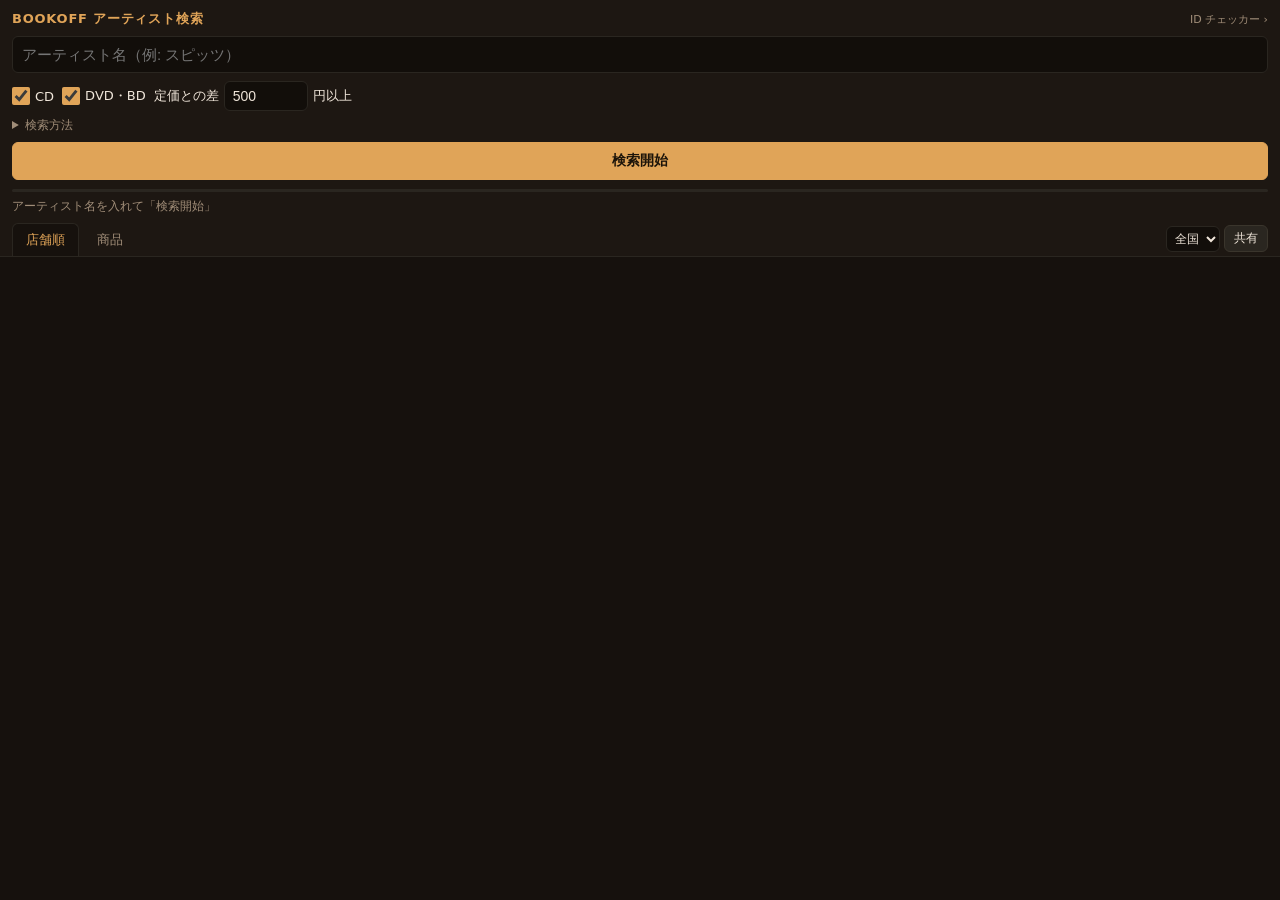
<file: android/app/src/main/assets/artist.html>
<!doctype html><html lang="ja"><head>
<meta charset="utf-8"><meta name="viewport" content="width=device-width,initial-scale=1">
<title>アーティスト検索</title>
<style>
:root{--bg:#16110d;--panel:#1d1712;--line:#2a2620;--ink:#f0e6da;--dim:#a08d78;
--hit:#e0a458;--warn:#c8553d;--ok:#7f9c6d;--chip:#241d16}
*{box-sizing:border-box}
body{margin:0;background:var(--bg);color:var(--ink);font-size:14px;
font-family:system-ui,sans-serif;-webkit-text-size-adjust:100%}
header{position:sticky;top:0;z-index:9;background:var(--panel);
border-bottom:1px solid var(--line);padding:10px 12px 0}
h1{font-size:13px;margin:0 0 8px;letter-spacing:.06em;font-weight:700;color:var(--hit);
display:flex;align-items:center}
h1 span{flex:1}
h1 a{font-size:11px;font-weight:400;color:var(--dim);letter-spacing:0}
input[type=text],input[type=number]{width:100%;background:#120e0a;color:var(--ink);
border:1px solid var(--line);border-radius:6px;padding:9px;font-size:15px}
.row{display:flex;gap:8px;align-items:center;flex-wrap:wrap;margin-top:8px}
.ck{display:flex;align-items:center;gap:5px;font-size:13px;color:var(--ink);white-space:nowrap}
.ck input{margin:0;width:18px;height:18px;accent-color:var(--hit)}
.num{display:flex;align-items:center;gap:5px;font-size:13px}
.num input{width:84px;padding:6px 8px;font-size:14px}
button{background:var(--line);color:var(--ink);border:1px solid #3a352c;
border-radius:6px;padding:9px 14px;font-size:14px}
button.go{background:var(--hit);color:#1b1309;border-color:var(--hit);font-weight:700;flex:1}
button.stop{background:var(--warn);color:#fff;border-color:var(--warn);flex:1}
button:disabled{opacity:.4}
details{margin-top:6px;font-size:12px;color:var(--dim)}
details .row{margin-top:4px}
#bar{height:3px;background:var(--line);margin-top:9px;border-radius:2px;overflow:hidden}
#bar div{height:100%;width:0;background:var(--hit);transition:width .25s}
#bar.on div{animation:pulse 1.4s ease-in-out infinite}
@keyframes pulse{50%{opacity:.45}}
#stat{color:var(--dim);font-size:12px;margin-top:6px}
#sum{color:var(--dim);font-size:11px;margin-top:3px;line-height:1.6}
#sum b{color:var(--hit)}
.tabs{display:flex;gap:4px;margin-top:8px;align-items:flex-end}
.tab{padding:7px 13px;border-radius:6px 6px 0 0;font-size:13px;color:var(--dim);
border:1px solid transparent;border-bottom:none}
.tab.on{background:var(--bg);color:var(--hit);border-color:var(--line)}
.tabs .sp{flex:1}
.tabs select{background:#120e0a;color:var(--ink);border:1px solid var(--line);
border-radius:6px;padding:4px;font-size:12px;margin-bottom:4px}
.tabs button{padding:4px 9px;font-size:12px;margin-bottom:4px}
main{padding:10px 12px 40px}
a{color:var(--hit);text-decoration:none}
.card{background:var(--panel);border:1px solid var(--line);border-radius:10px;
padding:11px 12px;margin:0 0 8px}
.chead{display:flex;gap:10px;align-items:flex-start}
.rank{flex:none;font-size:12px;color:var(--dim);min-width:22px;padding-top:2px}
.ttl{flex:1;font-size:15px;font-weight:700;line-height:1.45;word-break:break-word}
.addr{font-size:11px;color:var(--dim);font-weight:400;display:block;margin-top:1px}
.badge{flex:none;font-size:13px;font-weight:700;color:var(--hit);background:#2b2118;
border:1px solid #3a2c1d;border-radius:12px;padding:2px 10px;white-space:nowrap}
.badge.z{color:var(--dim);background:transparent;border-color:var(--line);font-weight:400}
.items{margin:8px 0 0;padding:0;list-style:none;display:none}
.card.open .items{display:block}
.items li{font-size:13px;line-height:1.5;padding:5px 0;border-top:1px dashed var(--line)}
.g{font-size:10px;color:#1b1309;background:var(--dim);border-radius:3px;padding:0 4px;margin-right:5px}
.pr{color:var(--dim);font-size:12px;white-space:nowrap}
.pr b{color:var(--ok)}
.more{font-size:11px;color:var(--dim);margin-top:6px}
.err{color:var(--warn);font-size:11px;margin-top:4px}
.empty{color:var(--dim);font-size:13px;text-align:center;padding:40px 14px;line-height:1.9}
.empty .big{font-size:15px;color:var(--ink);display:block;margin-bottom:6px}
.note{color:var(--dim);font-size:11px;line-height:1.7;margin-top:14px}
</style></head><body>
<header>
<h1><span>BOOKOFF アーティスト検索</span><a href="#" id="toChecker">ID チェッカー ›</a></h1>
<input type="text" id="artist" placeholder="アーティスト名（例: スピッツ）" enterkeyhint="search">
<div class="row">
<label class="ck"><input type="checkbox" id="gCd" checked>CD</label>
<label class="ck"><input type="checkbox" id="gDvd" checked>DVD・BD</label>
<label class="num">定価との差<input type="number" id="minDiff" value="500" min="0" step="100">円以上</label>
</div>
<details><summary>検索方法</summary>
<div class="row">
<label class="ck"><input type="radio" name="mode" id="mAuthor" checked>アーティスト欄で検索</label>
<label class="ck"><input type="radio" name="mode" id="mKeyword">キーワード検索</label>
</div>
<div class="row">
<label class="ck"><input type="checkbox" id="strict">アーティスト名・タイトルに含むものだけ残す</label>
</div>
</details>
<div class="row">
<button class="go" id="bRun">検索開始</button>
<button class="stop" id="bStop" style="display:none">中止</button>
</div>
<div id="bar"><div></div></div>
<div id="stat">アーティスト名を入れて「検索開始」</div>
<div id="sum"></div>
<div class="tabs">
<div class="tab on" data-t="stores">店舗順</div>
<div class="tab" data-t="products">商品</div>
<div class="sp"></div>
<select id="pref"><option value="">全国</option></select>
<button id="bShare">共有</button>
</div>
</header>
<main id="main"></main>
<script>
const $=s=>document.querySelector(s);
const esc=s=>String(s==null?'':s).replace(/[&<>"']/g,c=>({'&':'&amp;','<':'&lt;','>':'&gt;','"':'&quot;',"'":'&#39;'}[c]));
const yen=n=>n==null?'':'¥'+Number(n).toLocaleString();
let S=null, ver=-1, tab='stores', pref='', open=new Set(), timer=null;

function loadInputs(){
  try{
    const o=JSON.parse(App.getInputs()||'{}');
    if(o.artist) $('#artist').value=o.artist;
    if(o.minDiff!=null) $('#minDiff').value=o.minDiff;
    if(o.genres){ $('#gCd').checked=o.genres.includes('cd'); $('#gDvd').checked=o.genres.includes('dvd'); }
    if(o.byAuthor===false) $('#mKeyword').checked=true;
    if(o.strict) $('#strict').checked=true;
  }catch(e){}
}

function start(){
  const artist=$('#artist').value.trim();
  const genres=[]; if($('#gCd').checked) genres.push('cd'); if($('#gDvd').checked) genres.push('dvd');
  if(!artist){ $('#stat').textContent='アーティスト名を入れてください'; return; }
  if(!genres.length){ $('#stat').textContent='CD か DVD のどちらかを選んでください'; return; }
  const minDiff=parseInt($('#minDiff').value,10);
  const ok=App.start(JSON.stringify({artist,genres,minDiff:isNaN(minDiff)?500:minDiff,
    byAuthor:$('#mAuthor').checked,strict:$('#strict').checked}));
  if(!ok){ $('#stat').textContent='実行中です'; return; }
  open.clear(); pref=''; $('#artist').blur(); poll();
}

function poll(){
  clearTimeout(timer);
  const raw=App.getState(ver);
  if(raw){ S=JSON.parse(raw); ver=S.version; render(); }
  timer=setTimeout(poll, S&&S.running?700:3000);
}

function render(){
  const run=S.running;
  $('#bRun').style.display=run?'none':''; $('#bStop').style.display=run?'':'none';
  $('#bar').classList.toggle('on',run&&S.phase==='list');
  const pct=S.phase==='stores'&&S.targets?Math.round(S.done/S.targets*100):(S.phase==='done'?100:(run?100:0));
  $('#bar div').style.width=pct+'%';
  $('#stat').textContent=S.message||'';
  if(S.phase==='idle'){ $('#sum').innerHTML=''; renderMain(); return; }
  let sum=`中古 <b>${S.listed}</b> 件中、定価より${S.minDiff}円以上安い <b>${S.targets}</b> 件`;
  sum+=` ／ 在庫店舗 <b>${S.stores.length}</b> 店`;
  const ex=[]; if(S.below) ex.push(`差額不足 ${S.below}`); if(S.noDiff) ex.push(`定価表示なし ${S.noDiff}`);
  if(S.unmatched) ex.push(`名前不一致 ${S.unmatched}`);
  if(ex.length) sum+=`<br>除外: ${ex.join('、')}`;
  $('#sum').innerHTML=sum;
  // 都道府県の選択肢
  const prefs=[...new Set(S.stores.map(s=>s.pref).filter(Boolean))];
  const sel=$('#pref'), cur=sel.value;
  const want=['<option value="">全国</option>'].concat(prefs.map(p=>`<option${p===cur?' selected':''}>${esc(p)}</option>`)).join('');
  if(sel.innerHTML!==want) sel.innerHTML=want;
  pref=sel.value;
  renderMain();
}

function itemLine(p){
  return `<li><span class="g">${esc(p.genre)}</span><a href="${esc(p.url)}">${esc(p.title)}</a> `+
    `<span class="pr">${yen(p.price)}${p.diff!=null?` <b>定価より${p.diff.toLocaleString()}円安</b>`:''}${p.pct!=null?`(${p.pct}%)`:''}</span></li>`;
}

function renderMain(){
  const m=$('#main');
  if(!S||S.phase==='idle'){
    m.innerHTML=`<div class="empty"><span class="big">CD・DVD の在庫店舗を探します</span>`+
      `アーティスト名で中古の CD / DVD を検索し、<br>定価との差が指定額以上の商品だけについて<br>`+
      `入荷している店舗を集計し、在庫数の多い店舗から並べます。</div>`+
      `<div class="note">※ 店舗在庫はブックオフのサイトに表示される「商品が入荷した店舗」の情報です。少し前の情報のため、店頭では売り切れの場合があります。</div>`;
    return;
  }
  if(tab==='stores'){
    const list=S.stores.filter(s=>!pref||s.pref===pref);
    if(!list.length){
      m.innerHTML=`<div class="empty">${S.running?'集計中…':'在庫のある店舗は見つかりませんでした'}</div>`; return;
    }
    let h='', rank=0, last=-1;
    list.forEach((s,i)=>{
      const n=s.items.length; if(n!==last){ rank=i+1; last=n; }
      const key=s.name+'|'+s.address, isOpen=open.has(key);
      const nm=s.url?`<a href="${esc(s.url)}">${esc(s.name)}</a>`:esc(s.name);
      h+=`<div class="card${isOpen?' open':''}" data-k="${esc(key)}"><div class="chead">`+
        `<div class="rank">${rank}</div><div class="ttl">${nm}<span class="addr">${esc(s.address||s.pref||'')}</span></div>`+
        `<div class="badge">${n}点</div></div><ul class="items">${s.items.map(i=>itemLine(S.products[i])).join('')}</ul>`+
        `${isOpen?'':'<div class="more">タップで商品を表示</div>'}</div>`;
    });
    m.innerHTML=h;
  }else{
    if(!S.products.length){ m.innerHTML=`<div class="empty">${S.running?'検索中…':'条件に合う商品はありませんでした'}</div>`; return; }
    const ps=S.products.slice().sort((a,b)=>b.count-a.count||(b.diff||0)-(a.diff||0));
    m.innerHTML=ps.map(p=>{
      const badge=!p.checked?'<div class="badge z">未確認</div>':`<div class="badge${p.count?'':' z'}">${p.count}店</div>`;
      return `<div class="card"><div class="chead"><div class="ttl"><span class="g">${esc(p.genre)}</span>`+
        `<a href="${esc(p.url)}">${esc(p.title)}</a><span class="addr">${esc(p.artist)}</span></div>${badge}</div>`+
        `<div class="pr" style="margin-top:4px">${yen(p.price)}${p.diff!=null?` <b>定価より${p.diff.toLocaleString()}円安</b>`:''}`+
        `${p.online?' ・オンライン在庫あり':''}</div>`+
        `${p.error?`<div class="err">${esc(p.error)}</div>`:''}</div>`;
    }).join('');
  }
}

$('#main').addEventListener('click',e=>{
  if(e.target.closest('a')) return;
  const c=e.target.closest('.card[data-k]'); if(!c) return;
  const k=c.dataset.k; open.has(k)?open.delete(k):open.add(k); renderMain();
});
document.querySelectorAll('.tab').forEach(t=>t.addEventListener('click',()=>{
  document.querySelectorAll('.tab').forEach(x=>x.classList.toggle('on',x===t));
  tab=t.dataset.t; renderMain();
}));
$('#pref').addEventListener('change',e=>{ pref=e.target.value; renderMain(); });
$('#bRun').addEventListener('click',start);
$('#bStop').addEventListener('click',()=>App.cancel());
$('#bShare').addEventListener('click',()=>{ if(S&&S.phase!=='idle') App.share(pref); });
$('#artist').addEventListener('keydown',e=>{ if(e.key==='Enter') start(); });
$('#toChecker').addEventListener('click',e=>{ e.preventDefault(); App.openChecker(); });
loadInputs(); poll();
</script></body></html>
</file>
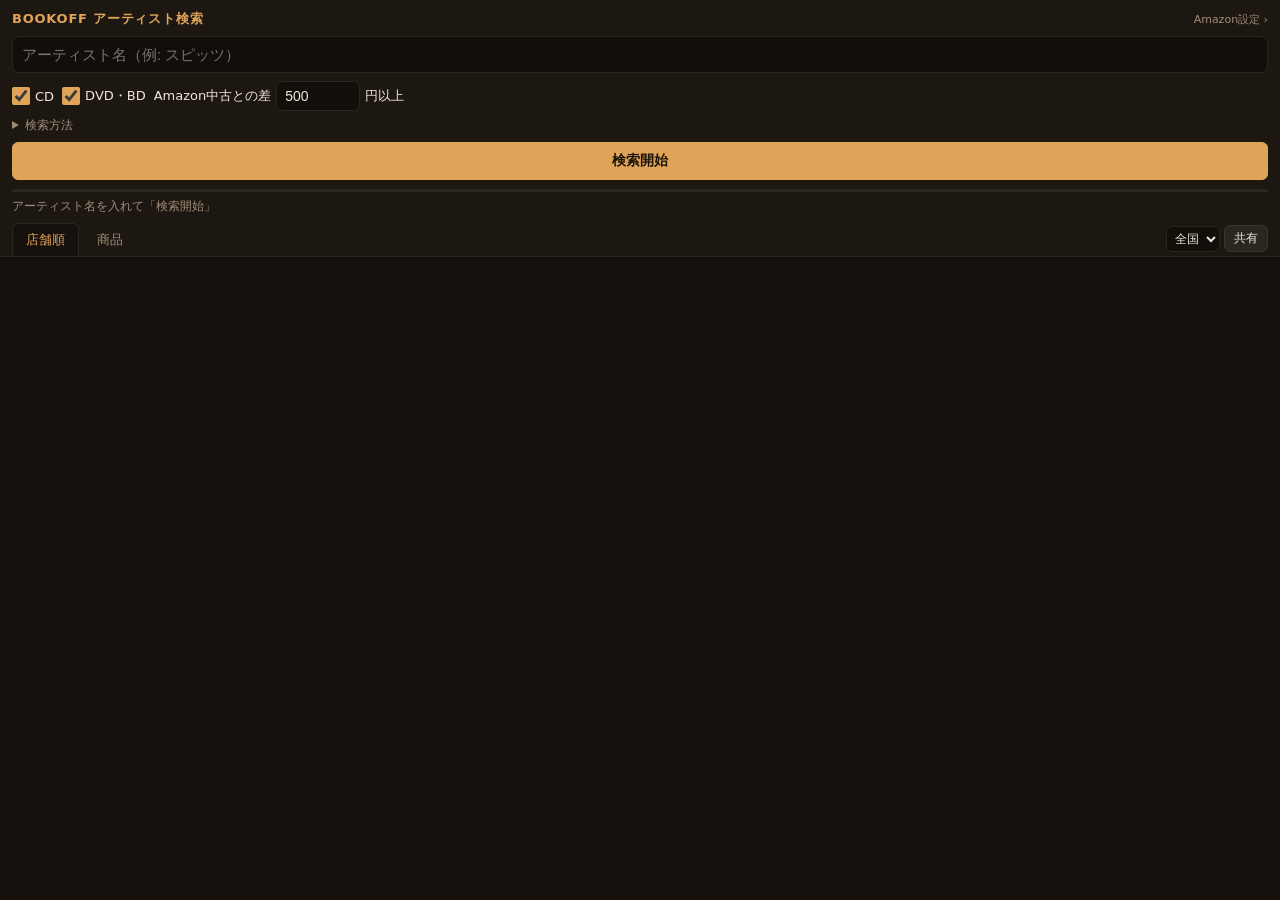
<file: android/artist/src/main/assets/artist.html>
<!doctype html><html lang="ja"><head>
<meta charset="utf-8"><meta name="viewport" content="width=device-width,initial-scale=1">
<title>アーティスト検索</title>
<style>
:root{--bg:#16110d;--panel:#1d1712;--line:#2a2620;--ink:#f0e6da;--dim:#a08d78;
--hit:#e0a458;--warn:#c8553d;--ok:#7f9c6d;--chip:#241d16}
*{box-sizing:border-box}
body{margin:0;background:var(--bg);color:var(--ink);font-size:14px;
font-family:system-ui,sans-serif;-webkit-text-size-adjust:100%}
header{position:sticky;top:0;z-index:9;background:var(--panel);
border-bottom:1px solid var(--line);padding:10px 12px 0}
h1{font-size:13px;margin:0 0 8px;letter-spacing:.06em;font-weight:700;color:var(--hit);
display:flex;align-items:center}
h1 span{flex:1}
h1 a{font-size:11px;font-weight:400;color:var(--dim);letter-spacing:0}
input[type=text],input[type=number]{width:100%;background:#120e0a;color:var(--ink);
border:1px solid var(--line);border-radius:6px;padding:9px;font-size:15px}
.row{display:flex;gap:8px;align-items:center;flex-wrap:wrap;margin-top:8px}
.ck{display:flex;align-items:center;gap:5px;font-size:13px;color:var(--ink);white-space:nowrap}
.ck input{margin:0;width:18px;height:18px;accent-color:var(--hit)}
.num{display:flex;align-items:center;gap:5px;font-size:13px}
.num input{width:84px;padding:6px 8px;font-size:14px}
button{background:var(--line);color:var(--ink);border:1px solid #3a352c;
border-radius:6px;padding:9px 14px;font-size:14px}
button.go{background:var(--hit);color:#1b1309;border-color:var(--hit);font-weight:700;flex:1}
button.stop{background:var(--warn);color:#fff;border-color:var(--warn);flex:1}
button:disabled{opacity:.4}
details{margin-top:6px;font-size:12px;color:var(--dim)}
details .row{margin-top:4px}
#bar{height:3px;background:var(--line);margin-top:9px;border-radius:2px;overflow:hidden}
#bar div{height:100%;width:0;background:var(--hit);transition:width .25s}
#bar.on div{animation:pulse 1.4s ease-in-out infinite}
@keyframes pulse{50%{opacity:.45}}
#stat{color:var(--dim);font-size:12px;margin-top:6px}
#sum{color:var(--dim);font-size:11px;margin-top:3px;line-height:1.6}
#sum b{color:var(--hit)}
.tabs{display:flex;gap:4px;margin-top:8px;align-items:flex-end}
.tab{padding:7px 13px;border-radius:6px 6px 0 0;font-size:13px;color:var(--dim);
border:1px solid transparent;border-bottom:none}
.tab.on{background:var(--bg);color:var(--hit);border-color:var(--line)}
.tabs .sp{flex:1}
.tabs select{background:#120e0a;color:var(--ink);border:1px solid var(--line);
border-radius:6px;padding:4px;font-size:12px;margin-bottom:4px}
.tabs button{padding:4px 9px;font-size:12px;margin-bottom:4px}
main{padding:10px 12px 40px}
a{color:var(--hit);text-decoration:none}
.card{background:var(--panel);border:1px solid var(--line);border-radius:10px;
padding:11px 12px;margin:0 0 8px}
.chead{display:flex;gap:10px;align-items:flex-start}
.rank{flex:none;font-size:12px;color:var(--dim);min-width:22px;padding-top:2px}
.ttl{flex:1;font-size:15px;font-weight:700;line-height:1.45;word-break:break-word}
.addr{font-size:11px;color:var(--dim);font-weight:400;display:block;margin-top:1px}
.badge{flex:none;font-size:13px;font-weight:700;color:var(--hit);background:#2b2118;
border:1px solid #3a2c1d;border-radius:12px;padding:2px 10px;white-space:nowrap}
.badge.z{color:var(--dim);background:transparent;border-color:var(--line);font-weight:400}
.items{margin:8px 0 0;padding:0;list-style:none;display:none}
.card.open .items{display:block}
.items li{font-size:13px;line-height:1.5;padding:5px 0;border-top:1px dashed var(--line)}
.g{font-size:10px;color:#1b1309;background:var(--dim);border-radius:3px;padding:0 4px;margin-right:5px}
.pr{color:var(--dim);font-size:12px;white-space:nowrap}
.pr b{color:var(--ok)}
.more{font-size:11px;color:var(--dim);margin-top:6px}
.err{color:var(--warn);font-size:11px;margin-top:4px}
.empty{color:var(--dim);font-size:13px;text-align:center;padding:40px 14px;line-height:1.9}
.empty .big{font-size:15px;color:var(--ink);display:block;margin-bottom:6px}
.note{color:var(--dim);font-size:11px;line-height:1.7;margin-top:14px}
dialog{background:var(--panel);color:var(--ink);border:1px solid var(--line);border-radius:10px;
padding:16px;width:min(560px,94vw)}
dialog::backdrop{background:#000a}
dialog h2{font-size:15px;margin:0 0 6px;color:var(--hit)}
dialog label{display:block;color:var(--dim);font-size:11px;margin:10px 0 3px}
dialog input{width:100%;background:#120e0a;color:var(--ink);border:1px solid var(--line);
border-radius:6px;padding:8px;font-size:13px}
#spMsg{font-size:12px;margin-top:10px;line-height:1.6;min-height:1.6em}
#spMsg.ok{color:var(--ok)}#spMsg.ng{color:var(--warn)}
</style></head><body>
<header>
<h1><span>BOOKOFF アーティスト検索</span><a href="#" id="bSp">Amazon設定 ›</a></h1>
<input type="text" id="artist" placeholder="アーティスト名（例: スピッツ）" enterkeyhint="search">
<div class="row">
<label class="ck"><input type="checkbox" id="gCd" checked>CD</label>
<label class="ck"><input type="checkbox" id="gDvd" checked>DVD・BD</label>
<label class="num">Amazon中古との差<input type="number" id="minDiff" value="500" min="0" step="100">円以上</label>
</div>
<details><summary>検索方法</summary>
<div class="row">
<label class="ck"><input type="radio" name="mode" id="mAuthor" checked>アーティスト欄で検索</label>
<label class="ck"><input type="radio" name="mode" id="mKeyword">キーワード検索</label>
</div>
<div class="row">
<label class="ck"><input type="checkbox" id="strict">アーティスト名・タイトルに含むものだけ残す</label>
</div>
</details>
<div class="row">
<button class="go" id="bRun">検索開始</button>
<button class="stop" id="bStop" style="display:none">中止</button>
</div>
<div id="bar"><div></div></div>
<div id="stat">アーティスト名を入れて「検索開始」</div>
<div id="sum"></div>
<div class="tabs">
<div class="tab on" data-t="stores">店舗順</div>
<div class="tab" data-t="products">商品</div>
<div class="sp"></div>
<select id="pref"><option value="">全国</option></select>
<button id="bShare">共有</button>
</div>
</header>
<main id="main"></main>
<dialog id="dSp">
<h2>Amazon 中古価格の取得方法</h2>
<div class="note" style="margin-top:0">Amazon 出品者用の公式 API（SP-API）の認証情報を入れると、20 件ずつまとめて速く正確に取れます。
空のままならアプリ内のブラウザで 1 件ずつ取ります。<br>入れた値はこのスマホの中にだけ保存されます。</div>
<div id="spState" class="note"></div>
<label>LWA クライアント ID（amzn1.application-oa2-client.…）</label>
<input type="text" id="spId" autocomplete="off" autocapitalize="off" spellcheck="false">
<label>LWA クライアントシークレット</label>
<input type="password" id="spSecret" autocomplete="off" placeholder="">
<label>リフレッシュトークン（Atzr|…）</label>
<input type="password" id="spToken" autocomplete="off" placeholder="">
<div id="spMsg"></div>
<div class="row">
<button class="go" id="spSave">保存</button>
<button id="spTest">接続テスト</button>
<button id="spClose">閉じる</button>
</div>
<div class="row"><button id="spClear" style="font-size:12px;padding:5px 10px">設定を消す</button></div>
</dialog>
<script>
const $=s=>document.querySelector(s);
const esc=s=>String(s==null?'':s).replace(/[&<>"']/g,c=>({'&':'&amp;','<':'&lt;','>':'&gt;','"':'&quot;',"'":'&#39;'}[c]));
const yen=n=>n==null?'':'¥'+Number(n).toLocaleString();
let S=null, ver=-1, tab='stores', pref='', open=new Set(), timer=null;

function loadInputs(){
  try{
    const o=JSON.parse(App.getInputs()||'{}');
    if(o.artist) $('#artist').value=o.artist;
    if(o.minDiff!=null) $('#minDiff').value=o.minDiff;
    if(o.genres){ $('#gCd').checked=o.genres.includes('cd'); $('#gDvd').checked=o.genres.includes('dvd'); }
    if(o.byAuthor===false) $('#mKeyword').checked=true;
    if(o.strict) $('#strict').checked=true;
  }catch(e){}
}

function start(){
  const artist=$('#artist').value.trim();
  const genres=[]; if($('#gCd').checked) genres.push('cd'); if($('#gDvd').checked) genres.push('dvd');
  if(!artist){ $('#stat').textContent='アーティスト名を入れてください'; return; }
  if(!genres.length){ $('#stat').textContent='CD か DVD のどちらかを選んでください'; return; }
  const minDiff=parseInt($('#minDiff').value,10);
  const ok=App.start(JSON.stringify({artist,genres,minDiff:isNaN(minDiff)?500:minDiff,
    byAuthor:$('#mAuthor').checked,strict:$('#strict').checked}));
  if(!ok){ $('#stat').textContent='実行中です'; return; }
  open.clear(); pref=''; $('#artist').blur(); poll();
}

function poll(){
  clearTimeout(timer);
  const raw=App.getState(ver);
  if(raw){ S=JSON.parse(raw); ver=S.version; render(); }
  timer=setTimeout(poll, S&&S.running?700:3000);
}

function render(){
  const run=S.running;
  $('#bRun').style.display=run?'none':''; $('#bStop').style.display=run?'':'none';
  $('#bar').classList.toggle('on',run&&S.phase==='list');
  const pct=S.phase==='stores'&&S.listed?Math.round(S.done/S.listed*100):(S.phase==='done'?100:(run?100:0));
  $('#bar div').style.width=pct+'%';
  $('#stat').textContent=S.message||'';
  if(S.phase==='idle'){ $('#sum').innerHTML=''; renderMain(); return; }
  let sum=`中古 <b>${S.listed}</b> 件 → 店舗在庫あり <b>${S.withStores}</b> 件 → Amazon中古より${S.minDiff}円以上安い <b>${S.targets}</b> 件`;
  sum+=` ／ 在庫店舗 <b>${S.stores.length}</b> 店`;
  const ex=[]; if(S.below) ex.push(`差額不足 ${S.below}`); if(S.noAmazon) ex.push(`Amazon価格なし ${S.noAmazon}`);
  if(S.noStores) ex.push(`店舗在庫なし ${S.noStores}`);
  if(S.unmatched) ex.push(`名前不一致 ${S.unmatched}`);
  if(ex.length) sum+=`<br>除外: ${ex.join('、')}`;
  sum+=`<br>Amazon価格: ${S.amazonSource==='sp'?'SP-API（公式）':'アプリ内ブラウザ'}`;
  $('#sum').innerHTML=sum;
  // 都道府県の選択肢
  const prefs=[...new Set(S.stores.map(s=>s.pref).filter(Boolean))];
  const sel=$('#pref'), cur=sel.value;
  const want=['<option value="">全国</option>'].concat(prefs.map(p=>`<option${p===cur?' selected':''}>${esc(p)}</option>`)).join('');
  if(sel.innerHTML!==want) sel.innerHTML=want;
  pref=sel.value;
  renderMain();
}

// ブックオフ価格 / Amazon 中古最安値 / 差額
function priceLine(p){
  const amz=p.amazon==null?'Amazon中古 —':(p.amzUrl?`<a href="${esc(p.amzUrl)}">Amazon中古 ${yen(p.amazon)}</a>`:`Amazon中古 ${yen(p.amazon)}`);
  return `ブックオフ ${yen(p.price)} / ${amz}${p.gap!=null?` <b>差 ${p.gap.toLocaleString()}円</b>`:''}`;
}
function itemLine(p){
  return `<li><span class="g">${esc(p.genre)}</span><a href="${esc(p.url)}">${esc(p.title)}</a><br>`+
    `<span class="pr">${priceLine(p)}</span></li>`;
}

function renderMain(){
  const m=$('#main');
  if(!S||S.phase==='idle'){
    m.innerHTML=`<div class="empty"><span class="big">CD・DVD の在庫店舗を探します</span>`+
      `アーティスト名で中古の CD / DVD を検索し、<br>Amazon の中古最安値よりブックオフが<br>指定額以上安い商品だけについて<br>`+
      `入荷している店舗を集計し、在庫数の多い店舗から並べます。</div>`+
      `<div class="note">※ 店舗在庫はブックオフのサイトに表示される「商品が入荷した店舗」の情報です。少し前の情報のため、店頭では売り切れの場合があります。<br>※ 差額は「Amazon の中古最安値（送料別）− ブックオフ オンラインの中古価格」です。Amazon は JAN コードで検索します。</div>`;
    return;
  }
  if(tab==='stores'){
    const list=S.stores.filter(s=>!pref||s.pref===pref);
    if(!list.length){
      m.innerHTML=`<div class="empty">${S.running?'集計中…':'在庫のある店舗は見つかりませんでした'}</div>`; return;
    }
    let h='', rank=0, last=-1;
    list.forEach((s,i)=>{
      const n=s.items.length; if(n!==last){ rank=i+1; last=n; }
      const key=s.name+'|'+s.address, isOpen=open.has(key);
      const nm=s.url?`<a href="${esc(s.url)}">${esc(s.name)}</a>`:esc(s.name);
      h+=`<div class="card${isOpen?' open':''}" data-k="${esc(key)}"><div class="chead">`+
        `<div class="rank">${rank}</div><div class="ttl">${nm}<span class="addr">${esc(s.address||s.pref||'')}</span></div>`+
        `<div class="badge">${n}点</div></div><ul class="items">${s.items.map(i=>itemLine(S.products[i])).join('')}</ul>`+
        `${isOpen?'':'<div class="more">タップで商品を表示</div>'}</div>`;
    });
    m.innerHTML=h;
  }else{
    if(!S.products.length){ m.innerHTML=`<div class="empty">${S.running?'確認中…':'条件に合う商品はありませんでした'}</div>`; return; }
    // 商品 → その商品がある店舗。S.stores は在庫数の多い順なので、その順のまま並ぶ
    const byP={};
    S.stores.forEach(s=>s.items.forEach(i=>(byP[i]=byP[i]||[]).push(s)));
    const ps=S.products.slice().sort((a,b)=>(b.hit-a.hit)||b.count-a.count||(b.gap||0)-(a.gap||0));
    let shownMiss=false;
    m.innerHTML=ps.map(p=>{
      const head=(!p.hit&&!shownMiss)?(shownMiss=true,`<div class="note" style="margin:16px 0 8px">店舗在庫はあるが Amazon の中古価格を取れなかった商品</div>`):'';
      const badge=`<div class="badge${p.hit?'':' z'}">${p.count}店</div>`;
      const all=byP[p.i]||[], list=all.filter(s=>!pref||s.pref===pref);
      const key='p'+p.i, isOpen=open.has(key), can=all.length>0;
      let stores='';
      if(can){
        stores=`<ul class="items">`+(list.length?list.map(s=>{
          const nm=s.url?`<a href="${esc(s.url)}">${esc(s.name)}</a>`:esc(s.name);
          return `<li><b>${nm}</b> <span class="pr">${esc(s.address||s.pref||'')}・この店の対象在庫 ${s.items.length}点</span></li>`;
        }).join(''):`<li class="pr">${esc(pref)} の店舗にはありません</li>`)+`</ul>`;
      }
      const hint=!can||isOpen?'':`<div class="more">タップで在庫店舗を表示${pref?`（${esc(pref)} ${list.length}店）`:''}</div>`;
      return head+`<div class="card${isOpen?' open':''}"${can?` data-k="${key}"`:''}><div class="chead"><div class="ttl"><span class="g">${esc(p.genre)}</span>`+
        `<a href="${esc(p.url)}">${esc(p.title)}</a><span class="addr">${esc(p.artist)}</span></div>${badge}</div>`+
        `<div class="pr" style="margin-top:4px">${priceLine(p)}</div>`+
        `${p.error?`<div class="err">${esc(p.error)}</div>`:''}${stores}${hint}</div>`;
    }).join('');
  }
}

$('#main').addEventListener('click',e=>{
  if(e.target.closest('a')) return;
  const c=e.target.closest('.card[data-k]'); if(!c) return;
  const k=c.dataset.k; open.has(k)?open.delete(k):open.add(k); renderMain();
});
document.querySelectorAll('.tab').forEach(t=>t.addEventListener('click',()=>{
  document.querySelectorAll('.tab').forEach(x=>x.classList.toggle('on',x===t));
  tab=t.dataset.t; renderMain();
}));
$('#pref').addEventListener('change',e=>{ pref=e.target.value; renderMain(); });
$('#bRun').addEventListener('click',start);
$('#bStop').addEventListener('click',()=>App.cancel());
$('#bShare').addEventListener('click',()=>{ if(S&&S.phase!=='idle') App.share(pref); });
$('#artist').addEventListener('keydown',e=>{ if(e.key==='Enter') start(); });
function spLoad(){
  const c=JSON.parse(App.getSpConfig());
  $('#spId').value=c.clientId||'';
  $('#spSecret').value=''; $('#spToken').value='';
  $('#spSecret').placeholder=c.hasSecret?'保存済み（変える時だけ入力）':'';
  $('#spToken').placeholder=c.hasToken?'保存済み（変える時だけ入力）':'';
  const on=c.clientId&&c.hasSecret&&c.hasToken;
  $('#spState').innerHTML=on?'<b style="color:var(--ok)">● SP-API で取得します</b>':'● 未設定（アプリ内ブラウザで取得します）';
  $('#bSp').textContent=on?'Amazon: SP-API ›':'Amazon設定 ›';
}
function spMsg(t,cls){ const e=$('#spMsg'); e.textContent=t; e.className=cls||''; }
$('#bSp').addEventListener('click',e=>{ e.preventDefault(); spLoad(); spMsg(''); $('#dSp').showModal(); });
$('#spClose').addEventListener('click',()=>$('#dSp').close());
$('#spSave').addEventListener('click',()=>{
  App.saveSpConfig(JSON.stringify({clientId:$('#spId').value,secret:$('#spSecret').value,token:$('#spToken').value}));
  spLoad(); spMsg('保存しました。「接続テスト」で確かめられます','ok');
});
$('#spTest').addEventListener('click',()=>{
  spMsg('テスト中…');
  // 同期呼び出しなので、表示を更新してから呼ぶ
  setTimeout(()=>{ const r=App.testSp(); spMsg(r, r.startsWith('接続できました')?'ok':'ng'); },50);
});
$('#spClear').addEventListener('click',()=>{
  if(!confirm('SP-API の設定を消しますか？')) return;
  App.saveSpConfig(JSON.stringify({clear:true})); spLoad(); spMsg('消しました');
});
loadInputs(); spLoad(); poll();
</script></body></html>
</file>
<file: bgcut/style.css>
:root {
  --bg: #f4f5f7;
  --surface: #ffffff;
  --surface-2: #eceef2;
  --stage: #e3e5ea;
  --text: #16181d;
  --muted: #6b7180;
  --line: #dcdfe5;
  --accent: #5b4cf5;
  --accent-text: #ffffff;
  --danger: #d43c3c;
  --shadow: 0 1px 2px rgba(16, 18, 24, .06), 0 4px 16px rgba(16, 18, 24, .06);
  --radius: 14px;
  color-scheme: light dark;
}
@media (prefers-color-scheme: dark) {
  :root {
    --bg: #111317;
    --surface: #1a1d23;
    --surface-2: #252932;
    --stage: #0b0c0f;
    --text: #eceef3;
    --muted: #979daa;
    --line: #2d313a;
    --accent: #7d70ff;
    --danger: #ff6b6b;
    --shadow: 0 1px 2px rgba(0, 0, 0, .3), 0 4px 16px rgba(0, 0, 0, .25);
  }
}

* { box-sizing: border-box; }
html, body { height: 100%; }
body {
  margin: 0;
  background: var(--bg);
  color: var(--text);
  font: 15px/1.5 system-ui, -apple-system, "Hiragino Sans", "Noto Sans JP", "Yu Gothic UI", sans-serif;
  -webkit-tap-highlight-color: transparent;
  display: flex;
  flex-direction: column;
  overscroll-behavior: none;
}
[hidden] { display: none !important; }
button, input, select { font: inherit; color: inherit; }

/* ヘッダー */
.topbar {
  position: sticky; top: 0; z-index: 10;
  background: var(--surface);
  border-bottom: 1px solid var(--line);
  padding-top: env(safe-area-inset-top);
}
.bar { display: flex; align-items: center; gap: 4px; height: 52px; padding: 0 8px 0 16px; }
.bar h1 { font-size: 17px; margin: 0; display: flex; align-items: center; gap: 8px; }
#editBar { padding-left: 4px; }
.edit-title { font-weight: 600; overflow: hidden; text-overflow: ellipsis; white-space: nowrap; min-width: 0; max-width: 40vw; }
.spacer { flex: 1; }

.icon-btn {
  width: 40px; height: 40px; border: 0; border-radius: 10px; background: transparent;
  display: inline-grid; place-items: center; cursor: pointer; flex: none;
}
.icon-btn svg { width: 22px; height: 22px; fill: currentColor; }
.icon-btn:hover { background: var(--surface-2); }
.icon-btn:disabled { opacity: .35; cursor: default; background: transparent; }
.icon-btn.small { width: 36px; height: 36px; }
.icon-btn.pressed { background: var(--accent); color: var(--accent-text); }

.btn {
  height: 38px; padding: 0 14px; border-radius: 10px; border: 1px solid var(--line);
  background: var(--surface); cursor: pointer; white-space: nowrap; font-weight: 600; font-size: 14px;
}
.btn:hover { background: var(--surface-2); }
.btn.primary { background: var(--accent); border-color: var(--accent); color: var(--accent-text); }
.btn.primary:hover { filter: brightness(1.08); }
.btn.ghost { background: transparent; border-color: transparent; color: var(--accent); }
.btn.ghost:hover { background: var(--surface-2); }
.btn.danger { color: var(--danger); }
.btn:disabled { opacity: .5; cursor: default; }

.muted { color: var(--muted); }
.small { font-size: 13px; }
main { flex: 1; min-height: 0; display: flex; flex-direction: column; }

/* 一覧 */
.home { width: 100%; max-width: 1080px; margin: 0 auto; padding: 16px; display: flex; flex-direction: column; gap: 14px; }
.card { background: var(--surface); border: 1px solid var(--line); border-radius: var(--radius); box-shadow: var(--shadow); }
.drop {
  display: flex; flex-direction: column; align-items: center; justify-content: center; gap: 4px;
  padding: 28px 16px; border: 2px dashed var(--line); border-radius: var(--radius);
  background: var(--surface); cursor: pointer; text-align: center; transition: border-color .15s, background .15s;
}
.drop svg { width: 40px; height: 40px; fill: var(--accent); }
.drop strong { font-size: 17px; }
.drop span { color: var(--muted); font-size: 13px; }
.drop.over, .drop:hover { border-color: var(--accent); }

.auto { padding: 14px 16px; display: flex; flex-direction: column; gap: 10px; }
.auto-head { display: flex; flex-wrap: wrap; gap: 4px 10px; align-items: baseline; }
.auto-head .muted { font-size: 13px; }

.field { display: flex; flex-direction: column; gap: 6px; min-width: 0; }
.field.slim { flex-direction: row; align-items: center; gap: 8px; }
.field .label { font-size: 13px; color: var(--muted); display: flex; gap: 6px; }
.field output { color: var(--text); font-variant-numeric: tabular-nums; }
.field-row { display: flex; align-items: center; gap: 12px; flex-wrap: wrap; }
.field-row .field { flex: 1; }
select, input[type=url], input[type=number] {
  height: 38px; border: 1px solid var(--line); border-radius: 10px; background: var(--surface); padding: 0 10px; min-width: 0;
}
input[type=range] { width: 100%; accent-color: var(--accent); height: 28px; }
.toggle { display: inline-flex; align-items: center; gap: 8px; cursor: pointer; user-select: none; }
.toggle input { width: 18px; height: 18px; accent-color: var(--accent); }

.swatches { display: flex; gap: 8px; overflow-x: auto; padding: 2px 2px 6px; scrollbar-width: thin; }
.swatch {
  flex: none; width: 44px; height: 44px; border-radius: 12px; border: 1px solid var(--line);
  cursor: pointer; position: relative; padding: 0; background-size: cover; background-position: center;
}
.swatch.active { outline: 3px solid var(--accent); outline-offset: 2px; }
.swatch .tag {
  position: absolute; inset: auto 0 2px 0; font-size: 10px; font-weight: 700; text-align: center;
  color: #fff; text-shadow: 0 0 3px rgba(0, 0, 0, .8); line-height: 1.1;
}
.swatch.checker, .checker {
  background-color: #fff;
  background-image: linear-gradient(45deg, #ccc 25%, transparent 25%), linear-gradient(-45deg, #ccc 25%, transparent 25%),
    linear-gradient(45deg, transparent 75%, #ccc 75%), linear-gradient(-45deg, transparent 75%, #ccc 75%);
  background-size: 12px 12px;
  background-position: 0 0, 0 6px, 6px -6px, -6px 0;
}
.swatch.icon { display: grid; place-items: center; background: var(--surface-2); }
.swatch.icon svg { width: 22px; height: 22px; fill: currentColor; }
.swatch input[type=color] { position: absolute; inset: 0; opacity: 0; width: 100%; height: 100%; cursor: pointer; border: 0; padding: 0; }

.model-status {
  background: var(--surface); border: 1px solid var(--line); border-radius: var(--radius);
  padding: 12px 14px; font-size: 14px; display: flex; flex-direction: column; gap: 8px;
}
.model-status.error { border-color: var(--danger); color: var(--danger); }
.bar-track { height: 6px; border-radius: 3px; background: var(--surface-2); overflow: hidden; }
.bar-fill { height: 100%; width: 0; background: var(--accent); transition: width .2s; }
.bar-fill.indeterminate { width: 30%; animation: slide 1.2s infinite ease-in-out; }
@keyframes slide { from { transform: translateX(-100%); } to { transform: translateX(340%); } }

.grid-head { display: flex; align-items: center; gap: 8px; flex-wrap: wrap; }
.grid { display: grid; grid-template-columns: repeat(auto-fill, minmax(150px, 1fr)); gap: 12px; }
@media (max-width: 420px) { .grid { grid-template-columns: repeat(2, 1fr); gap: 10px; } }
.tile {
  position: relative; border-radius: var(--radius); overflow: hidden; background: var(--surface);
  border: 1px solid var(--line); box-shadow: var(--shadow); cursor: pointer; padding: 0; text-align: left;
}
.tile .thumb { aspect-ratio: 1; display: grid; place-items: center; overflow: hidden; background: var(--surface-2); }
.tile .thumb img { max-width: 100%; max-height: 100%; display: block; }
.tile .thumb img.checker { background-size: 10px 10px; background-position: 0 0, 0 5px, 5px -5px, -5px 0; }
.tile .meta { padding: 6px 10px 8px; font-size: 12px; display: flex; gap: 6px; align-items: center; }
.tile .name { flex: 1; min-width: 0; overflow: hidden; text-overflow: ellipsis; white-space: nowrap; }
.tile .state {
  position: absolute; inset: 0 0 auto 0; aspect-ratio: 1; display: grid; place-items: center;
  background: rgba(0, 0, 0, .45); color: #fff; font-size: 13px; font-weight: 600; text-align: center; padding: 8px;
}
.tile .del {
  position: absolute; top: 6px; right: 6px; width: 28px; height: 28px; border-radius: 50%; border: 0;
  background: rgba(0, 0, 0, .55); color: #fff; display: grid; place-items: center; cursor: pointer; opacity: 0; transition: opacity .15s;
}
.tile .del svg { width: 16px; height: 16px; fill: currentColor; }
.tile:hover .del, .tile:focus-within .del { opacity: 1; }
@media (hover: none) { .tile .del { opacity: 1; } }
.spinner { width: 26px; height: 26px; border: 3px solid rgba(255, 255, 255, .35); border-top-color: #fff; border-radius: 50%; animation: spin .8s linear infinite; margin: 0 auto 6px; }
@keyframes spin { to { transform: rotate(360deg); } }
.privacy { text-align: center; font-size: 12px; margin: 8px 0 24px; }

/* 編集画面 */
.editor { flex: 1; min-height: 0; display: flex; flex-direction: column; }
@media (min-width: 900px) { .editor { flex-direction: row; } }
.stage { position: relative; flex: 1; min-height: 0; background: var(--stage); overflow: hidden; touch-action: none; }
.stage canvas { position: absolute; inset: 0; width: 100%; height: 100%; display: block; }
.stage.cursor-none canvas { cursor: none; }
.stage.cursor-move canvas { cursor: move; }
.stage.cursor-grab canvas { cursor: grab; }
.stage-hint {
  position: absolute; left: 50%; top: 12px; transform: translateX(-50%); pointer-events: none;
  background: rgba(0, 0, 0, .65); color: #fff; padding: 6px 12px; border-radius: 999px; font-size: 13px;
  opacity: 0; transition: opacity .2s; white-space: nowrap;
}
.stage-hint.show { opacity: 1; }
.zoom-ctl { position: absolute; right: 10px; bottom: 10px; background: var(--surface); border-radius: 12px; box-shadow: var(--shadow); }

.tools {
  background: var(--surface); border-top: 1px solid var(--line);
  padding-bottom: env(safe-area-inset-bottom);
}
@media (min-width: 900px) {
  .tools { width: 360px; border-top: 0; border-left: 1px solid var(--line); overflow-y: auto; }
}
.tabs { display: flex; border-bottom: 1px solid var(--line); overflow-x: auto; }
.tabs button {
  flex: 1; min-width: 72px; height: 44px; border: 0; background: transparent; cursor: pointer; font-weight: 600;
  font-size: 14px; color: var(--muted); border-bottom: 2px solid transparent; white-space: nowrap;
}
.tabs button.active { color: var(--text); border-bottom-color: var(--accent); }
.panel { padding: 12px 16px 14px; display: flex; flex-direction: column; gap: 10px; }

.seg { display: flex; background: var(--surface-2); border-radius: 12px; padding: 3px; gap: 3px; }
.seg button {
  flex: 1; height: 38px; border: 0; border-radius: 9px; background: transparent; cursor: pointer;
  display: inline-flex; align-items: center; justify-content: center; gap: 6px; font-weight: 600; font-size: 14px;
}
.seg button svg { width: 18px; height: 18px; fill: currentColor; }
.seg button.active { background: var(--surface); box-shadow: var(--shadow); }

.chips { display: flex; flex-wrap: wrap; gap: 6px; }
.chip {
  height: 34px; padding: 0 12px; border-radius: 999px; border: 1px solid var(--line); background: var(--surface);
  cursor: pointer; font-size: 13px; font-weight: 600;
}
.chip.active { background: var(--accent); border-color: var(--accent); color: var(--accent-text); }

/* ダイアログ */
dialog.sheet {
  border: 0; border-radius: 18px; padding: 0; width: min(440px, calc(100vw - 32px));
  background: var(--surface); color: var(--text); box-shadow: 0 20px 60px rgba(0, 0, 0, .35);
}
dialog.sheet::backdrop { background: rgba(0, 0, 0, .45); }
dialog.sheet form { padding: 18px; display: flex; flex-direction: column; gap: 12px; }
dialog.sheet h2 { margin: 0; font-size: 18px; }
dialog .actions { display: flex; gap: 8px; justify-content: flex-end; flex-wrap: wrap; margin-top: 4px; }
#customModel, #fileModel { display: flex; flex-direction: column; gap: 10px; }

.toast {
  position: fixed; left: 50%; bottom: calc(24px + env(safe-area-inset-bottom)); transform: translate(-50%, 20px);
  background: #1f2229; color: #fff; padding: 10px 16px; border-radius: 12px; font-size: 14px;
  opacity: 0; pointer-events: none; transition: opacity .2s, transform .2s; z-index: 50; max-width: calc(100vw - 32px);
}
.toast.show { opacity: 1; transform: translate(-50%, 0); }
</file>
